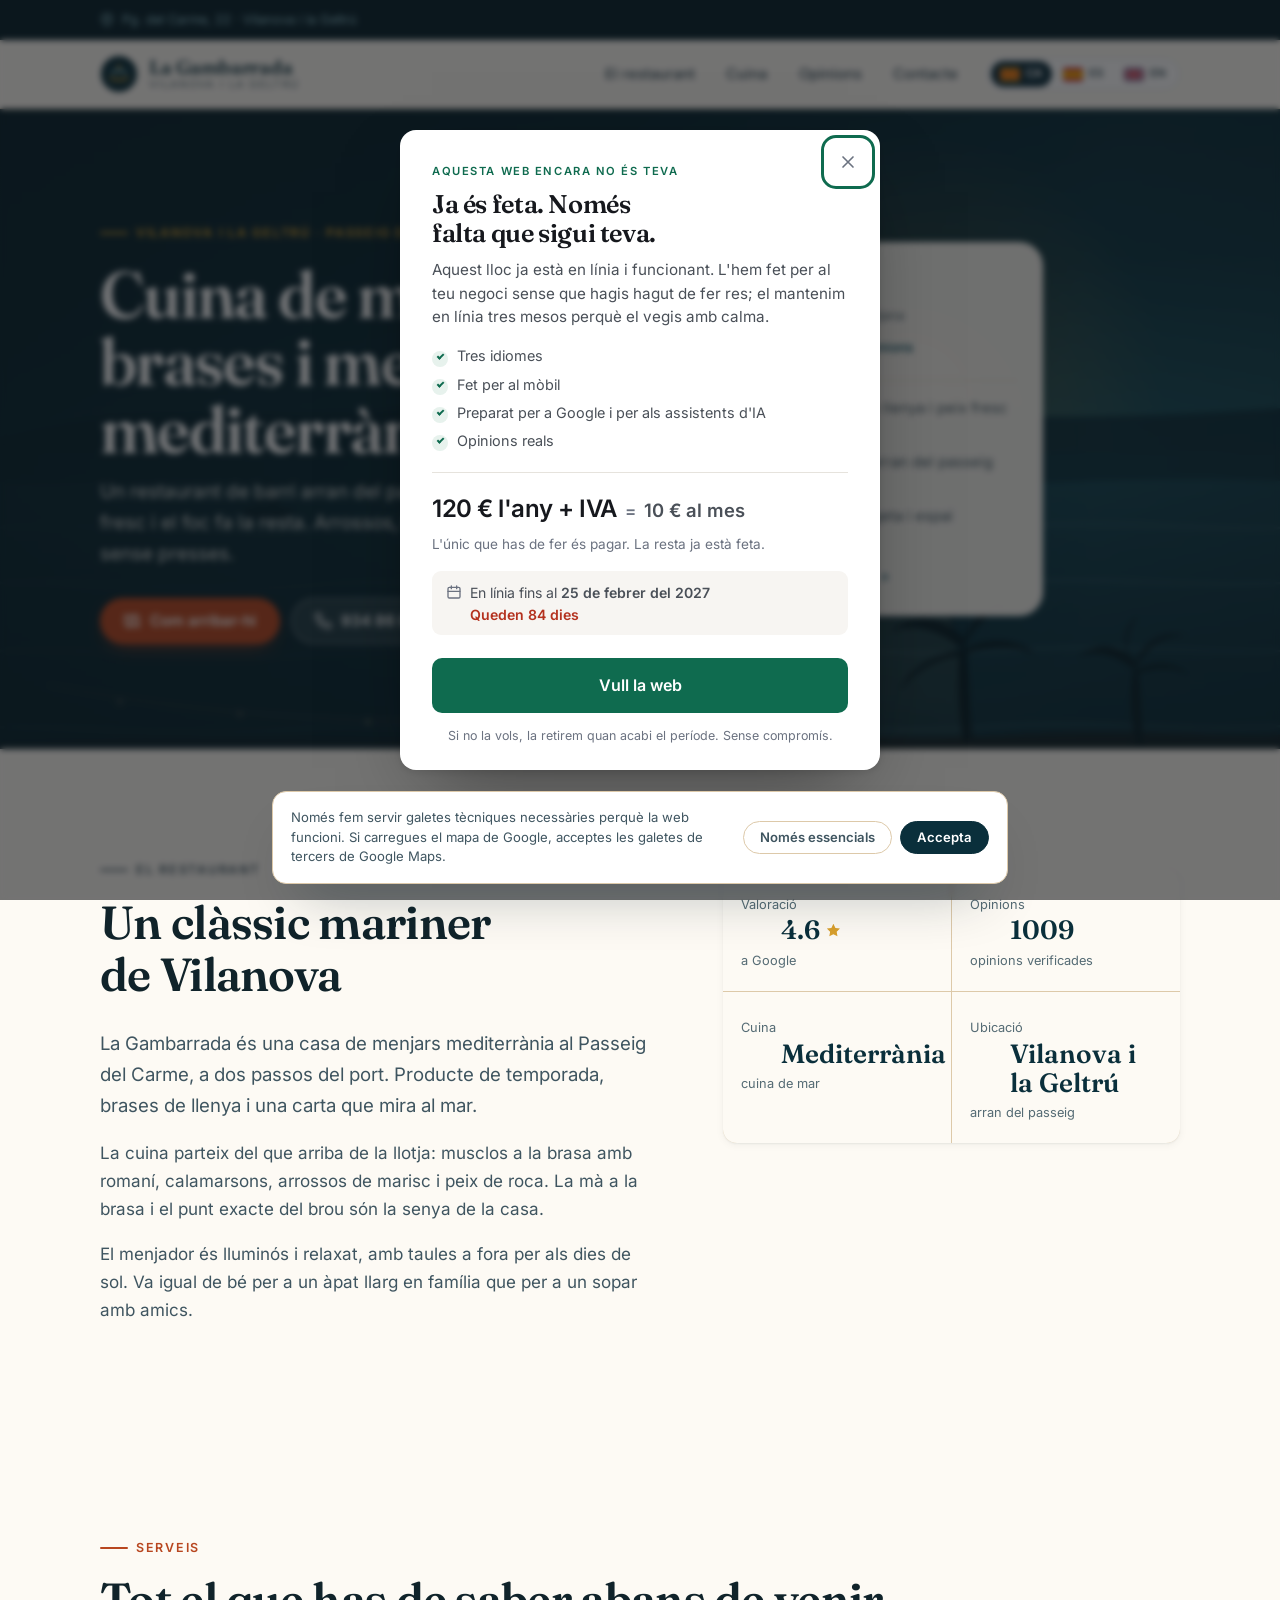
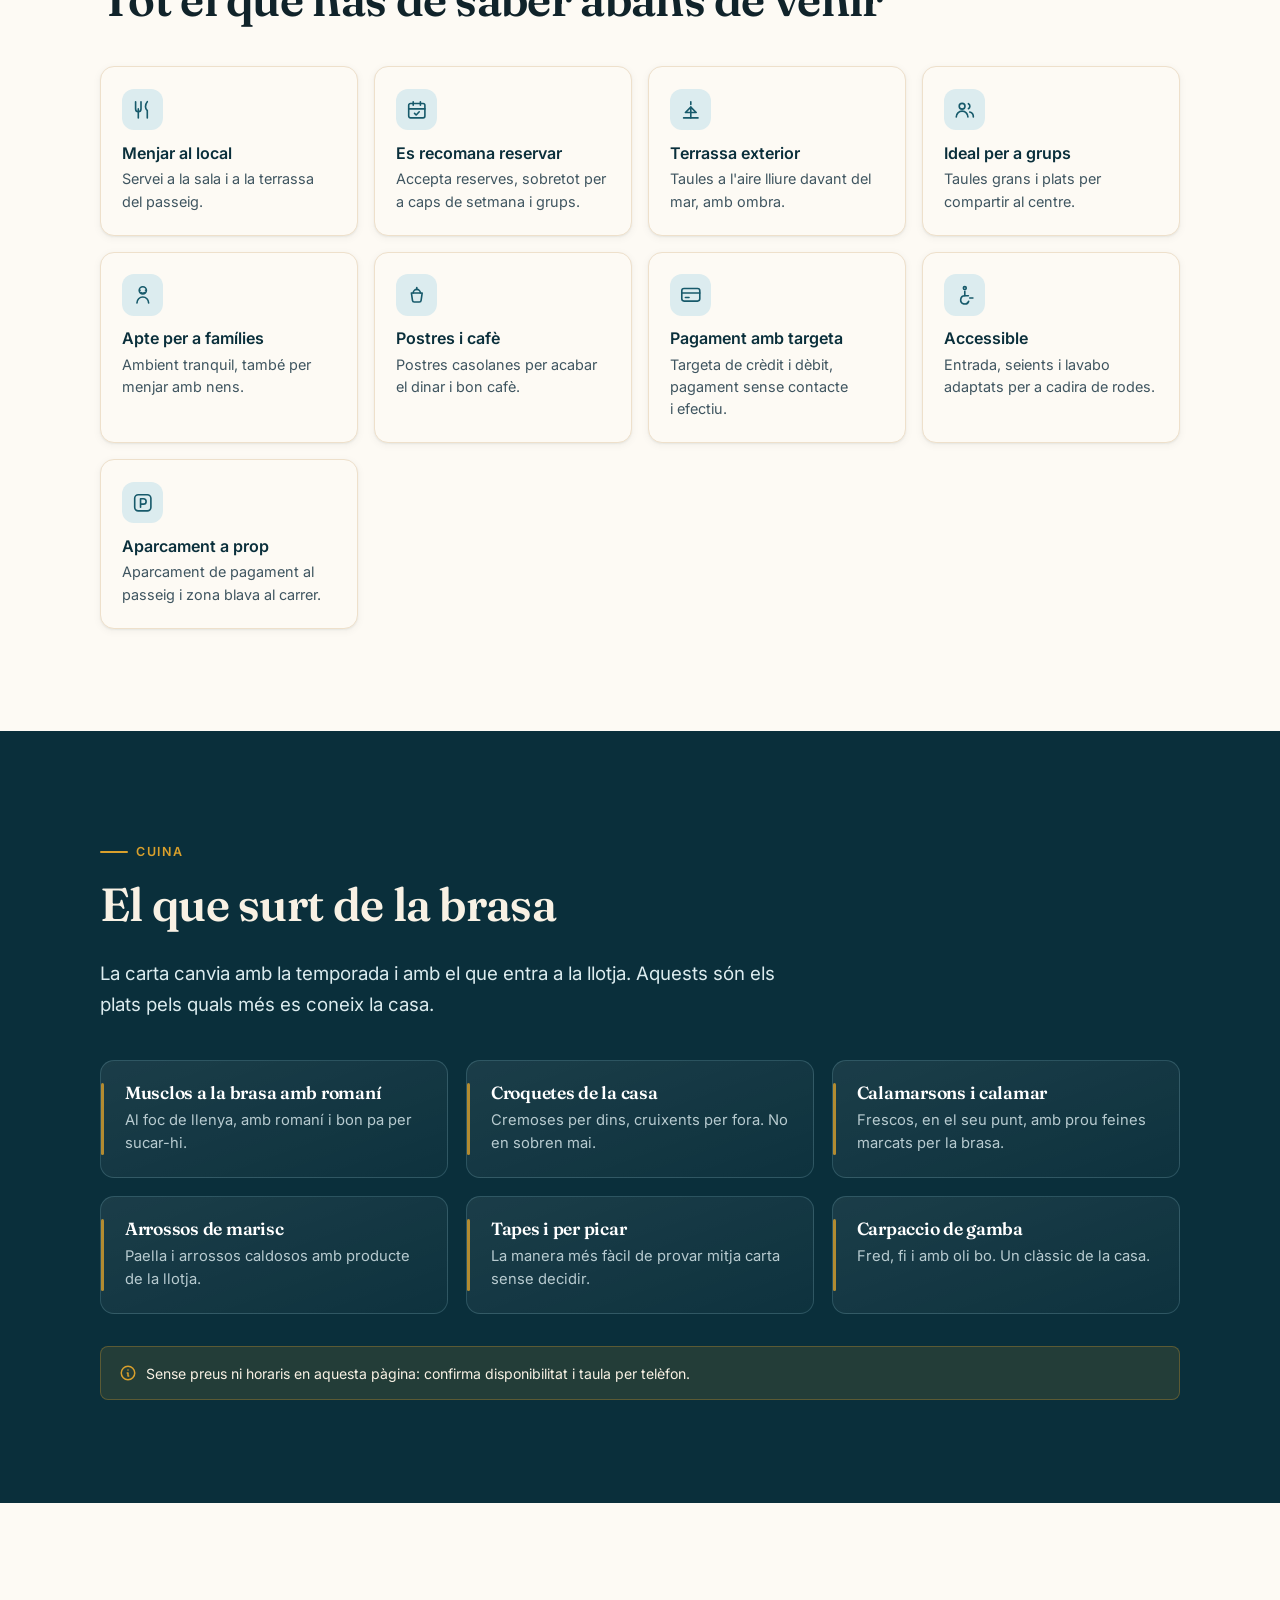
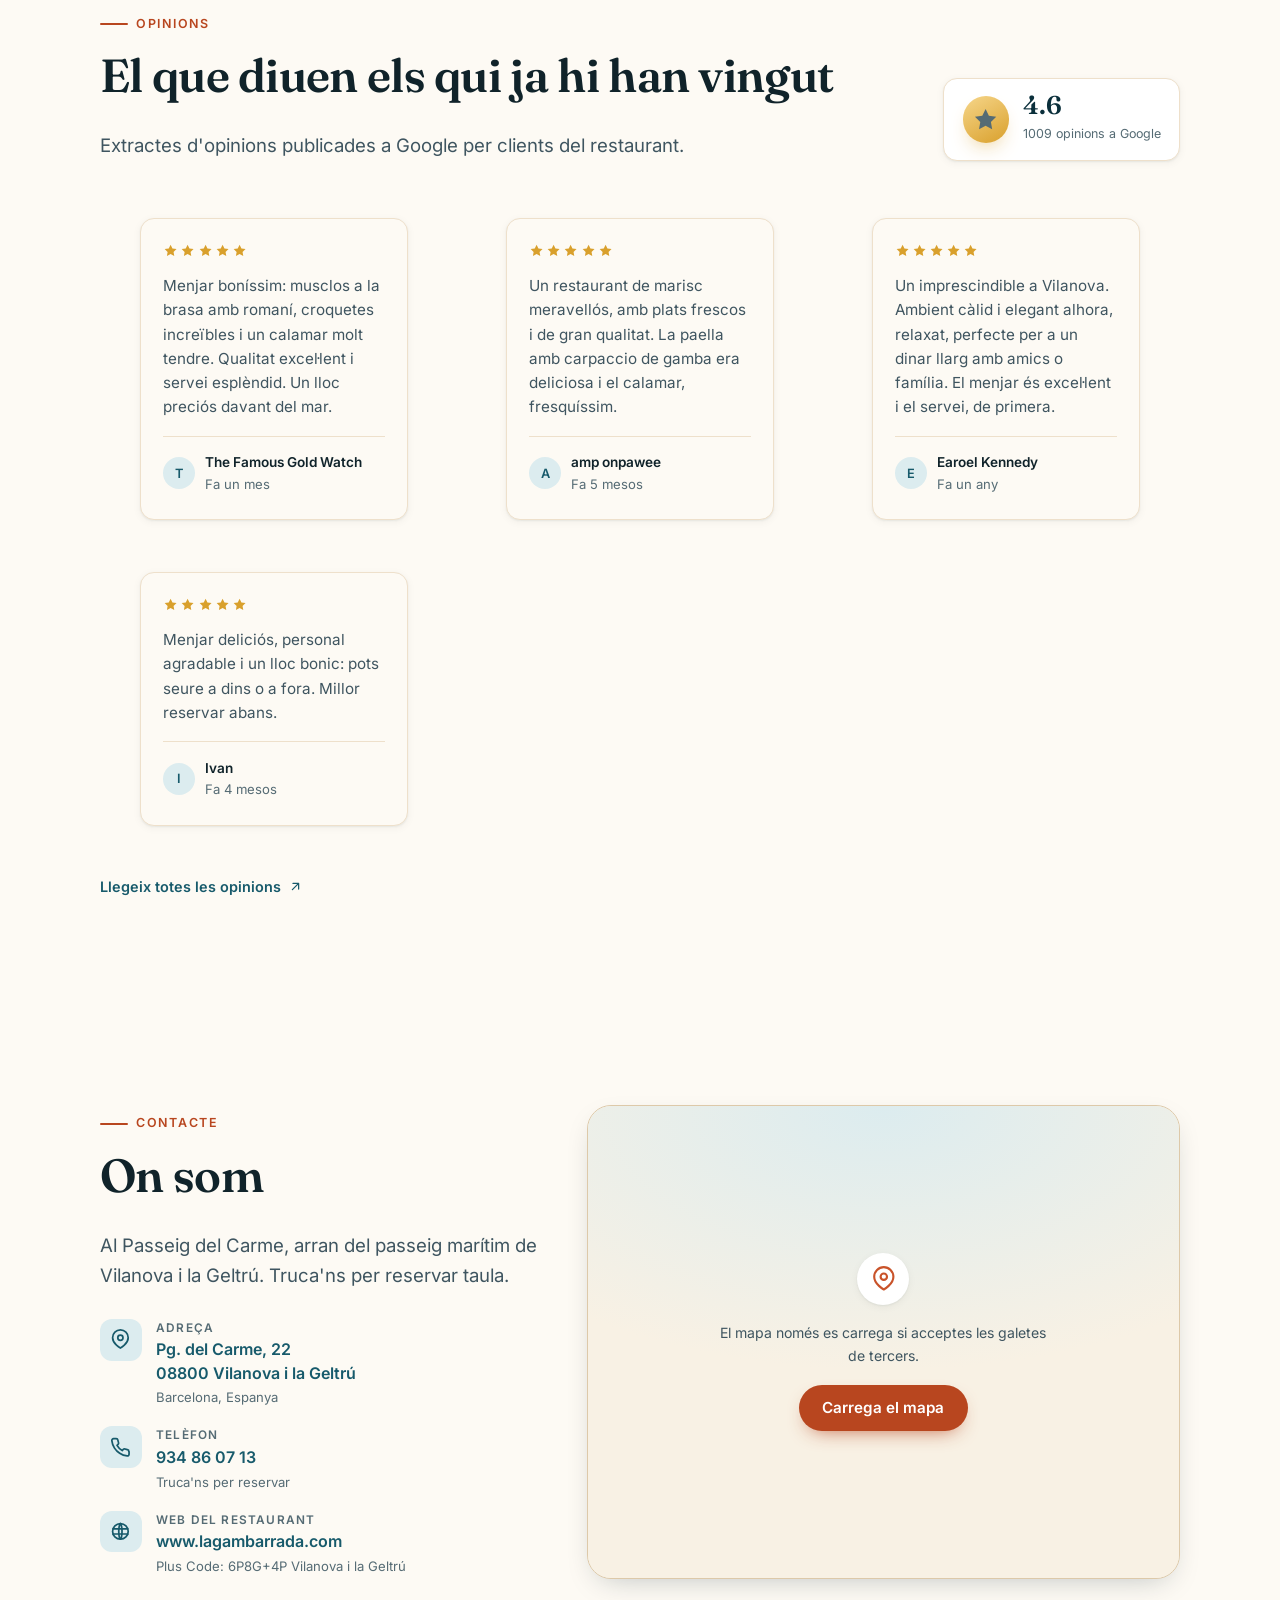
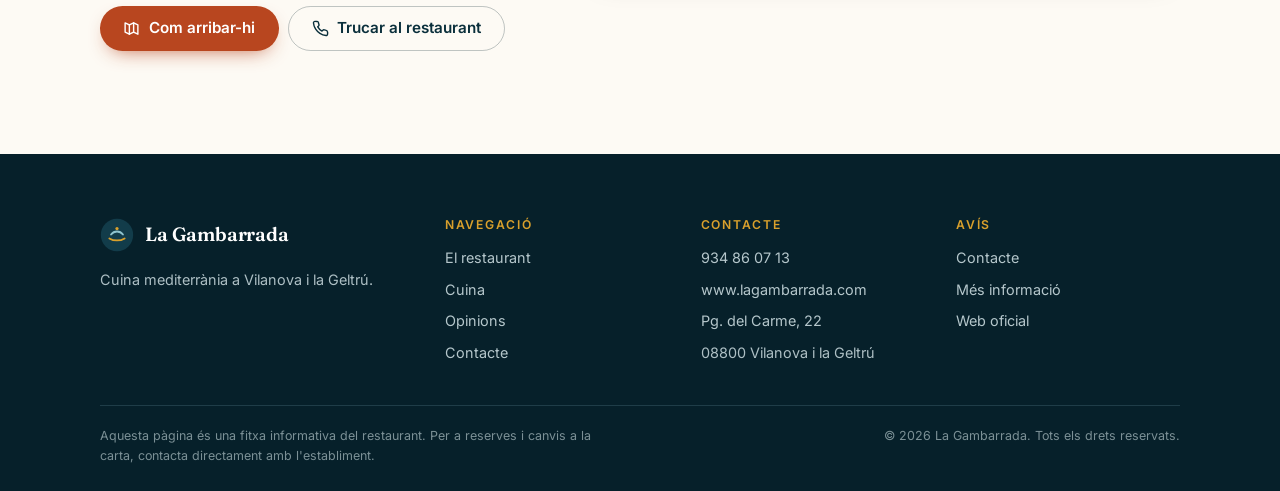
<file: index.html>
<!DOCTYPE html>
<html lang="ca" dir="ltr">
<head>
<meta charset="utf-8">
<meta name="viewport" content="width=device-width, initial-scale=1">
<title>La Gambarrada · Restaurant mediterrani a Vilanova i la Geltrú</title>
<meta name="description" content="Cuina mediterrània i de mar al Passeig del Carme, 22, Vilanova i la Geltrú. Peix fresc, arrossos i tapes davant del mar. Reserva per telèfon: 934 86 07 13.">
<meta name="author" content="La Gambarrada">
<meta name="theme-color" content="#0a2f3b">
<meta name="robots" content="index, follow">
<link rel="canonical" href="https://lagambarrada.vilanovailageltru.info/">

<meta property="og:type" content="restaurant">
<meta property="og:site_name" content="La Gambarrada">
<meta property="og:title" content="La Gambarrada · Restaurant mediterrani a Vilanova i la Geltrú">
<meta property="og:description" content="Cuina mediterrània i de mar al Passeig del Carme, 22, Vilanova i la Geltrú. Peix fresc, arrossos i tapes davant del mar. Reserva per telèfon: 934 86 07 13.">
<meta property="og:locale" content="ca_ES">
<meta property="og:url" content="https://lagambarrada.vilanovailageltru.info/">
<meta property="og:image" content="https://lagambarrada.vilanovailageltru.info/assets/img/og-image.jpg">
<meta property="og:image:width" content="1200">
<meta property="og:image:height" content="630">
<meta property="og:image:alt" content="La Gambarrada, restaurant mediterrani a Vilanova i la Geltrú">
<meta name="twitter:card" content="summary_large_image">
<meta name="twitter:title" content="La Gambarrada · Restaurant mediterrani a Vilanova i la Geltrú">
<meta name="twitter:description" content="Cuina mediterrània i de mar al Passeig del Carme, 22, Vilanova i la Geltrú. Peix fresc, arrossos i tapes davant del mar. Reserva per telèfon: 934 86 07 13.">
<meta name="twitter:image" content="https://lagambarrada.vilanovailageltru.info/assets/img/og-image.jpg">


<link rel="alternate" hreflang="ca-ES" href="https://lagambarrada.vilanovailageltru.info/">

<link rel="alternate" hreflang="es-ES" href="https://lagambarrada.vilanovailageltru.info/es/">

<link rel="alternate" hreflang="en-GB" href="https://lagambarrada.vilanovailageltru.info/en/">

<link rel="alternate" hreflang="x-default" href="https://lagambarrada.vilanovailageltru.info/">


<link rel="icon" href="./assets/img/favicon.svg" type="image/svg+xml">
<link rel="apple-touch-icon" href="./assets/img/apple-touch-icon.png">
<link rel="manifest" href="./site.webmanifest">
<link rel="preload" href="./assets/fonts/fraunces-latin.woff2" as="font" type="font/woff2" crossorigin>
<link rel="preload" href="./assets/fonts/inter-latin.woff2" as="font" type="font/woff2" crossorigin>
<link rel="stylesheet" href="./assets/css/components.css">

<script>
  /* Google Analytics 4 with consent mode. Goes in <head> of every generated page,
     before any other script. Nothing is fetched from Google until the visitor
     accepts, and storage stays denied by default even if the tag loads elsewhere. */
  (function () {
    var ID = 'G-71LT2Q093H';
    var KEY = 'cookie-consent-v1';
    var accepted = false;
    try { accepted = localStorage.getItem(KEY) === 'accepted'; } catch (e) {}

    window.dataLayer = window.dataLayer || [];
    window.gtag = function () { window.dataLayer.push(arguments); };
    gtag('js', new Date());

    gtag('consent', 'default', {
      ad_storage: 'denied',
      ad_user_data: 'denied',
      ad_personalization: 'denied',
      analytics_storage: 'denied'
    });

    function load() {
      if (window.__gaLoaded) return;
      window.__gaLoaded = true;
      var s = document.createElement('script');
      s.async = true;
      s.src = 'https://www.googletagmanager.com/gtag/js?id=' + ID;
      document.head.appendChild(s);
      gtag('config', ID);
    }

    function grant() {
      load();
      gtag('consent', 'update', {
        ad_storage: 'granted',
        ad_user_data: 'granted',
        ad_personalization: 'granted',
        analytics_storage: 'granted'
      });
    }

    /* The cookie banner calls this from BOTH buttons; nothing touches Google before it runs. */
    window.__analyticsConsent = function (isAccepted) {
      try { localStorage.setItem(KEY, isAccepted ? 'accepted' : 'essential'); } catch (e) {}
      if (isAccepted) grant();
    };

    if (accepted) grant();
  })();
</script>
<link rel="stylesheet" href="./assets/css/header-tools.css">
<link rel="stylesheet" href="./assets/css/styles.css">
<link rel="stylesheet" href="./assets/css/offer-panel.css">

<script type="application/ld+json">
{
  "@context": "https://schema.org",
  "@type": "Restaurant",
  "@id": "https://lagambarrada.vilanovailageltru.info/#business",
  "name": "Restaurant La Gambarrada",
  "url": "https://lagambarrada.vilanovailageltru.info",
  "image": "https://lagambarrada.vilanovailageltru.info/assets/img/og-image.jpg",
  "telephone": "+34934860713",
  "address": {
    "@type": "PostalAddress",
    "streetAddress": "Pg. del Carme, 22",
    "postalCode": "08800",
    "addressLocality": "Vilanova i la Geltrú",
    "addressRegion": "Barcelona",
    "addressCountry": "ES"
  },
  "geo": {
    "@type": "GeoCoordinates",
    "latitude": 41.2153657,
    "longitude": 1.7267949
  },
  "hasMap": "https://maps.google.com/?cid=2712153289287698489",
  "inLanguage": "ca",
  "servesCuisine": [
    "Mediterranean",
    "Spanish",
    "Tapas",
    "European"
  ],
  "priceRange": "€€",
  "sameAs": [
    "https://www.lagambarrada.com/"
  ],
  "acceptsReservations": "https://schema.org/True",
  "aggregateRating": {
    "@type": "AggregateRating",
    "ratingValue": 4.6,
    "reviewCount": 1009,
    "bestRating": 5,
    "worstRating": 1
  }
}
</script>
</head>
<body>
<a class="skip-link" href="#main">Ves al contingut principal</a>

<div class="topbar">
  <div class="wrap topbar__inner">
    <p class="topbar__note">
      <svg viewBox="0 0 24 24" width="14" height="14" fill="none" stroke="currentColor" stroke-width="2" stroke-linecap="round" stroke-linejoin="round" aria-hidden="true"><path d="M21 10c0 7-9 12-9 12S3 17 3 10a9 9 0 0 1 18 0Z"/><circle cx="12" cy="10" r="3"/></svg>
      Pg. del Carme, 22 · Vilanova i la Geltrú
    </p>
    <nav class="langs" aria-label="Canviar d&#39;idioma">
      
      <a class="langs__link" href="./" hreflang="ca" lang="ca" aria-current="true">
        <span class="langs__flag" aria-hidden="true"><svg viewBox="0 0 24 16"><rect width="24" height="16" fill="#fcdd09"/><g fill="#da121a"><rect y="1.7778" width="24" height="1.7778"/><rect y="5.3334" width="24" height="1.7778"/><rect y="8.889" width="24" height="1.7778"/><rect y="12.4446" width="24" height="1.7778"/></g></svg></span>
        <span class="langs__code">ca</span>
        <span class="sr-only">Català</span>
      </a>
      
      <a class="langs__link" href="./es/" hreflang="es" lang="es">
        <span class="langs__flag" aria-hidden="true"><svg viewBox="0 0 24 16"><rect width="24" height="16" fill="#c60b1e"/><rect y="4" width="24" height="8" fill="#ffc400"/></svg></span>
        <span class="langs__code">es</span>
        <span class="sr-only">Español</span>
      </a>
      
      <a class="langs__link" href="./en/" hreflang="en" lang="en">
        <span class="langs__flag" aria-hidden="true"><svg viewBox="0 0 24 16"><rect width="24" height="16" fill="#00247d"/><path d="M0 0 24 16M24 0 0 16" stroke="#fff" stroke-width="3.2"/><path d="M0 0 24 16M24 0 0 16" stroke="#cf142b" stroke-width="1.6"/><path d="M12 0v16M0 8h24" stroke="#fff" stroke-width="5.2"/><path d="M12 0v16M0 8h24" stroke="#cf142b" stroke-width="3"/></svg></span>
        <span class="langs__code">en</span>
        <span class="sr-only">English</span>
      </a>
      
    </nav>
  </div>
</div>

<header class="header">
  <div class="wrap header__inner">
    <a class="brand" href="./" aria-label="La Gambarrada — Vilanova i la Geltrú">
      <svg class="brand__mark" viewBox="0 0 40 40" width="38" height="38" aria-hidden="true">
        <circle cx="20" cy="20" r="19" fill="#0a2f3b"/>
        <path d="M11 24c2.6 1.6 5.2 2.4 9 2.4s6.4-.8 9-2.4" stroke="#d9a02c" stroke-width="2.1" fill="none" stroke-linecap="round"/>
        <path d="M13 19.5c1.8-2.4 4-3.6 7-3.6s5.2 1.2 7 3.6" stroke="#8fc4cf" stroke-width="2.1" fill="none" stroke-linecap="round"/>
        <circle cx="20" cy="12.4" r="1.9" fill="#d9a02c"/>
      </svg>
      <span class="brand__text">
        <span class="brand__name">La Gambarrada</span>
        <span class="brand__sub">Vilanova i la Geltrú</span>
      </span>
    </a>
    <nav class="nav" id="site-nav" data-open="false" aria-label="Navegació principal">
      <ul class="nav__list">
        <li><a class="nav__link" href="#about">El restaurant</a></li>
        <li><a class="nav__link" href="#menu">Cuina</a></li>
        <li><a class="nav__link" href="#reviews">Opinions</a></li>
        <li><a class="nav__link" href="#contact">Contacte</a></li>
      </ul>
    </nav>
    <button class="nav-toggle" type="button" aria-expanded="false" aria-controls="site-nav" aria-label="Obre el menú de navegació">
      <svg viewBox="0 0 24 24" width="22" height="22" fill="none" stroke="currentColor" stroke-width="2" stroke-linecap="round" aria-hidden="true"><path d="M4 7h16M4 12h16M4 17h16"/></svg>
    </button>
  </div>
</header>

<main id="main">

  <section class="hero" aria-labelledby="hero-title">
    <img class="hero__art" src="./assets/img/hero.svg" alt="" width="1600" height="1000" fetchpriority="high" decoding="async" aria-hidden="true">
    <div class="wrap hero__inner">
      <div class="hero__copy">
        <p class="eyebrow hero__eyebrow">Vilanova i la Geltrú · Passeig del Carme</p>
        <h1 class="hero__title" id="hero-title">Cuina de mar, brases i memòria mediterrània</h1>
        <p class="hero__subtitle">Un restaurant de barri arran del passeig, on el peix arriba fresc i el foc fa la resta. Arrossos, tapes i plats per compartir sense presses.</p>
        <div class="hero__actions">
          <a class="btn btn--primary" href="https://www.google.com/maps/dir/?api=1&amp;destination=41.2153657,1.7267949" target="_blank" rel="noopener">
            <svg viewBox="0 0 24 24" width="18" height="18" fill="none" stroke="currentColor" stroke-width="2" stroke-linecap="round" stroke-linejoin="round" aria-hidden="true"><path d="M9 20 3 17V4l6 3 6-3 6 3v13l-6-3-6 3Z"/><path d="M9 7v13M15 4v13"/></svg>
            Com arribar-hi
          </a>
          <a class="btn btn--light" href="tel:+34934860713">
            <svg viewBox="0 0 24 24" width="18" height="18" fill="none" stroke="currentColor" stroke-width="2" stroke-linecap="round" stroke-linejoin="round" aria-hidden="true"><path d="M22 16.9v3a2 2 0 0 1-2.2 2 19.8 19.8 0 0 1-8.6-3.1 19.5 19.5 0 0 1-6-6A19.8 19.8 0 0 1 2.1 4.2 2 2 0 0 1 4.1 2h3a2 2 0 0 1 2 1.7c.1.9.4 1.8.7 2.6a2 2 0 0 1-.5 2.1L8.1 9.6a16 16 0 0 0 6 6l1.2-1.2a2 2 0 0 1 2.1-.5c.8.3 1.7.6 2.6.7a2 2 0 0 1 1.7 2.1Z"/></svg>
            934 86 07 13
          </a>
        </div>
      </div>
      <div class="hero__aside">
        
        <div class="hero__card">
          <div class="rating">
            <span class="rating__star" aria-hidden="true">
              <svg viewBox="0 0 24 24" fill="currentColor"><path d="M12 2.6l2.9 5.9 6.5.95-4.7 4.6 1.1 6.45L12 17.4l-5.8 3.1 1.1-6.45-4.7-4.6 6.5-.95L12 2.6Z"/></svg>
            </span>
            <div>
              <span class="rating__value">4.6</span>
              <span class="rating__label">valoració mitjana</span>
              <span class="rating__count">
                <svg viewBox="0 0 24 24" width="14" height="14" fill="none" stroke="currentColor" stroke-width="2" stroke-linecap="round" stroke-linejoin="round" aria-hidden="true"><path d="M20 21a8 8 0 0 0-16 0"/><circle cx="12" cy="8" r="4"/></svg>
                1009 opinions
              </span>
            </div>
          </div>
          <ul class="hero__cardList">
            <li>
              <svg viewBox="0 0 24 24" width="17" height="17" fill="none" stroke="currentColor" stroke-width="2" stroke-linecap="round" stroke-linejoin="round" aria-hidden="true"><path d="M3 21h18"/><path d="M5 21V8l7-5 7 5v13"/><path d="M10 21v-6h4v6"/></svg>
              <span>Cuina a la brasa de llenya i peix fresc de llotja</span>
            </li>
            <li>
              <svg viewBox="0 0 24 24" width="17" height="17" fill="none" stroke="currentColor" stroke-width="2" stroke-linecap="round" stroke-linejoin="round" aria-hidden="true"><path d="M2 12s3.5-6 10-6 10 6 10 6-3.5 6-10 6-10-6-10-6Z"/><circle cx="12" cy="12" r="2.5"/></svg>
              <span>Terrassa exterior arran del passeig marítim</span>
            </li>
            <li>
              <svg viewBox="0 0 24 24" width="17" height="17" fill="none" stroke="currentColor" stroke-width="2" stroke-linecap="round" stroke-linejoin="round" aria-hidden="true"><path d="M12 3c3 4 6 6.6 6 10a6 6 0 0 1-12 0c0-3.4 3-6 6-10Z"/></svg>
              <span>Pagament amb targeta i espai accessible</span>
            </li>
          </ul>
          <a class="hero__cardLink" href="https://maps.google.com/?cid=2712153289287698489" target="_blank" rel="noopener">
            Veure la fitxa a Google
            <svg viewBox="0 0 24 24" width="14" height="14" fill="none" stroke="currentColor" stroke-width="2" stroke-linecap="round" stroke-linejoin="round" aria-hidden="true"><path d="M7 17 17 7M8 7h9v9"/></svg>
          </a>
        </div>
      </div>
    </div>
  </section>

  <section class="section story" id="about" aria-labelledby="about-title">
    <div class="wrap">
      <div class="about__grid">
        <div class="about__copy reveal">
          <p class="eyebrow">El restaurant</p>
          <h2 class="h2" id="about-title">Un clàssic mariner de Vilanova</h2>
          <p class="lead">La Gambarrada és una casa de menjars mediterrània al Passeig del Carme, a dos passos del port. Producte de temporada, brases de llenya i una carta que mira al mar.</p>
          <p>La cuina parteix del que arriba de la llotja: musclos a la brasa amb romaní, calamarsons, arrossos de marisc i peix de roca. La mà a la brasa i el punt exacte del brou són la senya de la casa.</p>
          <p>El menjador és lluminós i relaxat, amb taules a fora per als dies de sol. Va igual de bé per a un àpat llarg en família que per a un sopar amb amics.</p>
        </div>
        <div class="reveal">
          <dl class="stats">
            <div class="stat">
              <dt class="stat__label">Valoració</dt>
              <dd class="stat__value">
                4.6
                <svg viewBox="0 0 24 24" fill="currentColor" aria-hidden="true"><path d="M12 2.6l2.9 5.9 6.5.95-4.7 4.6 1.1 6.45L12 17.4l-5.8 3.1 1.1-6.45-4.7-4.6 6.5-.95L12 2.6Z"/></svg>
              </dd>
              <p class="stat__label">a Google</p>
            </div>
            <div class="stat">
              <dt class="stat__label">Opinions</dt>
              <dd class="stat__value">1009</dd>
              <p class="stat__label">opinions verificades</p>
            </div>
            <div class="stat">
              <dt class="stat__label">Cuina</dt>
              <dd class="stat__value">Mediterrània</dd>
              <p class="stat__label">cuina de mar</p>
            </div>
            <div class="stat">
              <dt class="stat__label">Ubicació</dt>
              <dd class="stat__value">Vilanova i la Geltrú</dd>
              <p class="stat__label">arran del passeig</p>
            </div>
          </dl>
        </div>
      </div>
    </div>
  </section>

  <section class="section practical" id="features" aria-labelledby="features-title">
    <div class="wrap">
      <div class="reveal">
        <p class="eyebrow">Serveis</p>
        <h2 class="h2" id="features-title">Tot el que has de saber abans de venir</h2>
      </div>
      <ul class="cards">
        
        <li class="card reveal">
          <span class="card__icon" aria-hidden="true"><svg viewBox="0 0 24 24" fill="none" stroke="currentColor" stroke-width="1.8" stroke-linecap="round" stroke-linejoin="round" aria-hidden="true"><path d="M4 3v8a3 3 0 0 0 6 0V3"/><path d="M7 11v10"/><path d="M17 3c-1.4 1.6-2 3.4-2 5.5S16 12 17 13v8"/></svg></span>
          <h3>Menjar al local</h3>
          <p>Servei a la sala i a la terrassa del passeig.</p>
        </li>
        
        <li class="card reveal">
          <span class="card__icon" aria-hidden="true"><svg viewBox="0 0 24 24" fill="none" stroke="currentColor" stroke-width="1.8" stroke-linecap="round" stroke-linejoin="round" aria-hidden="true"><rect x="3" y="5" width="18" height="16" rx="2"/><path d="M8 3v4M16 3v4M3 11h18"/><path d="m9.5 16 1.8 1.8 3.4-3.6"/></svg></span>
          <h3>Es recomana reservar</h3>
          <p>Accepta reserves, sobretot per a caps de setmana i grups.</p>
        </li>
        
        <li class="card reveal">
          <span class="card__icon" aria-hidden="true"><svg viewBox="0 0 24 24" fill="none" stroke="currentColor" stroke-width="1.8" stroke-linecap="round" stroke-linejoin="round" aria-hidden="true"><path d="M12 3v3"/><path d="M4 21h16"/><path d="M12 21V9"/><path d="M12 9 6 15h12L12 9Z"/></svg></span>
          <h3>Terrassa exterior</h3>
          <p>Taules a l&#39;aire lliure davant del mar, amb ombra.</p>
        </li>
        
        <li class="card reveal">
          <span class="card__icon" aria-hidden="true"><svg viewBox="0 0 24 24" fill="none" stroke="currentColor" stroke-width="1.8" stroke-linecap="round" stroke-linejoin="round" aria-hidden="true"><circle cx="9" cy="8" r="3.2"/><path d="M2.5 20a6.5 6.5 0 0 1 13 0"/><path d="M16 5.2a3.2 3.2 0 0 1 0 5.6"/><path d="M17.5 14.4A5.6 5.6 0 0 1 21.5 20"/></svg></span>
          <h3>Ideal per a grups</h3>
          <p>Taules grans i plats per compartir al centre.</p>
        </li>
        
        <li class="card reveal">
          <span class="card__icon" aria-hidden="true"><svg viewBox="0 0 24 24" fill="none" stroke="currentColor" stroke-width="1.8" stroke-linecap="round" stroke-linejoin="round" aria-hidden="true"><circle cx="12" cy="7" r="4"/><path d="M5.5 21a6.5 6.5 0 0 1 13 0"/><path d="M9 7h.01M15 7h.01"/><path d="M10 9.5c1.2.9 2.8.9 4 0"/></svg></span>
          <h3>Apte per a famílies</h3>
          <p>Ambient tranquil, també per menjar amb nens.</p>
        </li>
        
        <li class="card reveal">
          <span class="card__icon" aria-hidden="true"><svg viewBox="0 0 24 24" fill="none" stroke="currentColor" stroke-width="1.8" stroke-linecap="round" stroke-linejoin="round" aria-hidden="true"><path d="M6 10h12l-1.2 8.2A2 2 0 0 1 14.8 20H9.2a2 2 0 0 1-2-1.8L6 10Z"/><path d="M8 10a4 4 0 0 1 8 0"/><path d="M12 6V4"/></svg></span>
          <h3>Postres i cafè</h3>
          <p>Postres casolanes per acabar el dinar i bon cafè.</p>
        </li>
        
        <li class="card reveal">
          <span class="card__icon" aria-hidden="true"><svg viewBox="0 0 24 24" fill="none" stroke="currentColor" stroke-width="1.8" stroke-linecap="round" stroke-linejoin="round" aria-hidden="true"><rect x="2" y="5" width="20" height="14" rx="2.5"/><path d="M2 10h20"/><path d="M6 15h4"/></svg></span>
          <h3>Pagament amb targeta</h3>
          <p>Targeta de crèdit i dèbit, pagament sense contacte i efectiu.</p>
        </li>
        
        <li class="card reveal">
          <span class="card__icon" aria-hidden="true"><svg viewBox="0 0 24 24" fill="none" stroke="currentColor" stroke-width="1.8" stroke-linecap="round" stroke-linejoin="round" aria-hidden="true"><circle cx="12" cy="4.5" r="1.6"/><path d="M12 8v5h4"/><path d="M12 13a4.6 4.6 0 1 0 4.3 6.3"/><path d="M17.5 15.5h3.5"/></svg></span>
          <h3>Accessible</h3>
          <p>Entrada, seients i lavabo adaptats per a cadira de rodes.</p>
        </li>
        
        <li class="card reveal">
          <span class="card__icon" aria-hidden="true"><svg viewBox="0 0 24 24" fill="none" stroke="currentColor" stroke-width="1.8" stroke-linecap="round" stroke-linejoin="round" aria-hidden="true"><rect x="3" y="3" width="18" height="18" rx="4"/><path d="M9.5 17V7.5h3.2a3 3 0 0 1 0 6H9.5"/></svg></span>
          <h3>Aparcament a prop</h3>
          <p>Aparcament de pagament al passeig i zona blava al carrer.</p>
        </li>
        
      </ul>
    </div>
  </section>

  <section class="section section--sea kitchen" id="menu" aria-labelledby="menu-title">
    <div class="wrap">
      <div class="reveal">
        <p class="eyebrow">Cuina</p>
        <h2 class="h2" id="menu-title">El que surt de la brasa</h2>
        <p class="lead">La carta canvia amb la temporada i amb el que entra a la llotja. Aquests són els plats pels quals més es coneix la casa.</p>
      </div>
      <ul class="menu-grid">
        
        <li class="dish reveal">
          <h3>Musclos a la brasa amb romaní</h3>
          <p>Al foc de llenya, amb romaní i bon pa per sucar-hi.</p>
        </li>
        
        <li class="dish reveal">
          <h3>Croquetes de la casa</h3>
          <p>Cremoses per dins, cruixents per fora. No en sobren mai.</p>
        </li>
        
        <li class="dish reveal">
          <h3>Calamarsons i calamar</h3>
          <p>Frescos, en el seu punt, amb prou feines marcats per la brasa.</p>
        </li>
        
        <li class="dish reveal">
          <h3>Arrossos de marisc</h3>
          <p>Paella i arrossos caldosos amb producte de la llotja.</p>
        </li>
        
        <li class="dish reveal">
          <h3>Tapes i per picar</h3>
          <p>La manera més fàcil de provar mitja carta sense decidir.</p>
        </li>
        
        <li class="dish reveal">
          <h3>Carpaccio de gamba</h3>
          <p>Fred, fi i amb oli bo. Un clàssic de la casa.</p>
        </li>
        
      </ul>
      <p class="menu-note">
        <svg viewBox="0 0 24 24" width="18" height="18" fill="none" stroke="currentColor" stroke-width="2" stroke-linecap="round" stroke-linejoin="round" aria-hidden="true"><circle cx="12" cy="12" r="9"/><path d="M12 8h.01M11 12h1v4h1"/></svg>
        Sense preus ni horaris en aquesta pàgina: confirma disponibilitat i taula per telèfon.
      </p>
    </div>
  </section>

  <section class="section guestvoices" id="reviews" aria-labelledby="reviews-title">
    <div class="wrap">
      <div class="reviews__head reveal">
        <div>
          <p class="eyebrow">Opinions</p>
          <h2 class="h2" id="reviews-title">El que diuen els qui ja hi han vingut</h2>
          <p class="lead">Extractes d&#39;opinions publicades a Google per clients del restaurant.</p>
        </div>
        <div class="reviews__score">
          <span class="rating__star" aria-hidden="true">
            <svg viewBox="0 0 24 24" fill="currentColor"><path d="M12 2.6l2.9 5.9 6.5.95-4.7 4.6 1.1 6.45L12 17.4l-5.8 3.1 1.1-6.45-4.7-4.6 6.5-.95L12 2.6Z"/></svg>
          </span>
          <div>
            <b>4.6</b>
            <span>1009 opinions a Google</span>
          </div>
        </div>
      </div>
      <div class="quotes">
        
        <figure class="quote reveal">
          <div class="quote__stars" aria-label="5 de 5 estrelles">
            <svg viewBox="0 0 24 24" fill="currentColor" aria-hidden="true"><path d="M12 2.6l2.9 5.9 6.5.95-4.7 4.6 1.1 6.45L12 17.4l-5.8 3.1 1.1-6.45-4.7-4.6 6.5-.95L12 2.6Z"/></svg><svg viewBox="0 0 24 24" fill="currentColor" aria-hidden="true"><path d="M12 2.6l2.9 5.9 6.5.95-4.7 4.6 1.1 6.45L12 17.4l-5.8 3.1 1.1-6.45-4.7-4.6 6.5-.95L12 2.6Z"/></svg><svg viewBox="0 0 24 24" fill="currentColor" aria-hidden="true"><path d="M12 2.6l2.9 5.9 6.5.95-4.7 4.6 1.1 6.45L12 17.4l-5.8 3.1 1.1-6.45-4.7-4.6 6.5-.95L12 2.6Z"/></svg><svg viewBox="0 0 24 24" fill="currentColor" aria-hidden="true"><path d="M12 2.6l2.9 5.9 6.5.95-4.7 4.6 1.1 6.45L12 17.4l-5.8 3.1 1.1-6.45-4.7-4.6 6.5-.95L12 2.6Z"/></svg><svg viewBox="0 0 24 24" fill="currentColor" aria-hidden="true"><path d="M12 2.6l2.9 5.9 6.5.95-4.7 4.6 1.1 6.45L12 17.4l-5.8 3.1 1.1-6.45-4.7-4.6 6.5-.95L12 2.6Z"/></svg>
          </div>
          <blockquote><p>Menjar boníssim: musclos a la brasa amb romaní, croquetes increïbles i un calamar molt tendre. Qualitat excel·lent i servei esplèndid. Un lloc preciós davant del mar.</p></blockquote>
          <figcaption>
            <span class="quote__avatar" aria-hidden="true">T</span>
            <span>
              <strong>The Famous Gold Watch</strong>
              Fa un mes
            </span>
          </figcaption>
        </figure>
        
        <figure class="quote reveal">
          <div class="quote__stars" aria-label="5 de 5 estrelles">
            <svg viewBox="0 0 24 24" fill="currentColor" aria-hidden="true"><path d="M12 2.6l2.9 5.9 6.5.95-4.7 4.6 1.1 6.45L12 17.4l-5.8 3.1 1.1-6.45-4.7-4.6 6.5-.95L12 2.6Z"/></svg><svg viewBox="0 0 24 24" fill="currentColor" aria-hidden="true"><path d="M12 2.6l2.9 5.9 6.5.95-4.7 4.6 1.1 6.45L12 17.4l-5.8 3.1 1.1-6.45-4.7-4.6 6.5-.95L12 2.6Z"/></svg><svg viewBox="0 0 24 24" fill="currentColor" aria-hidden="true"><path d="M12 2.6l2.9 5.9 6.5.95-4.7 4.6 1.1 6.45L12 17.4l-5.8 3.1 1.1-6.45-4.7-4.6 6.5-.95L12 2.6Z"/></svg><svg viewBox="0 0 24 24" fill="currentColor" aria-hidden="true"><path d="M12 2.6l2.9 5.9 6.5.95-4.7 4.6 1.1 6.45L12 17.4l-5.8 3.1 1.1-6.45-4.7-4.6 6.5-.95L12 2.6Z"/></svg><svg viewBox="0 0 24 24" fill="currentColor" aria-hidden="true"><path d="M12 2.6l2.9 5.9 6.5.95-4.7 4.6 1.1 6.45L12 17.4l-5.8 3.1 1.1-6.45-4.7-4.6 6.5-.95L12 2.6Z"/></svg>
          </div>
          <blockquote><p>Un restaurant de marisc meravellós, amb plats frescos i de gran qualitat. La paella amb carpaccio de gamba era deliciosa i el calamar, fresquíssim.</p></blockquote>
          <figcaption>
            <span class="quote__avatar" aria-hidden="true">A</span>
            <span>
              <strong>amp onpawee</strong>
              Fa 5 mesos
            </span>
          </figcaption>
        </figure>
        
        <figure class="quote reveal">
          <div class="quote__stars" aria-label="5 de 5 estrelles">
            <svg viewBox="0 0 24 24" fill="currentColor" aria-hidden="true"><path d="M12 2.6l2.9 5.9 6.5.95-4.7 4.6 1.1 6.45L12 17.4l-5.8 3.1 1.1-6.45-4.7-4.6 6.5-.95L12 2.6Z"/></svg><svg viewBox="0 0 24 24" fill="currentColor" aria-hidden="true"><path d="M12 2.6l2.9 5.9 6.5.95-4.7 4.6 1.1 6.45L12 17.4l-5.8 3.1 1.1-6.45-4.7-4.6 6.5-.95L12 2.6Z"/></svg><svg viewBox="0 0 24 24" fill="currentColor" aria-hidden="true"><path d="M12 2.6l2.9 5.9 6.5.95-4.7 4.6 1.1 6.45L12 17.4l-5.8 3.1 1.1-6.45-4.7-4.6 6.5-.95L12 2.6Z"/></svg><svg viewBox="0 0 24 24" fill="currentColor" aria-hidden="true"><path d="M12 2.6l2.9 5.9 6.5.95-4.7 4.6 1.1 6.45L12 17.4l-5.8 3.1 1.1-6.45-4.7-4.6 6.5-.95L12 2.6Z"/></svg><svg viewBox="0 0 24 24" fill="currentColor" aria-hidden="true"><path d="M12 2.6l2.9 5.9 6.5.95-4.7 4.6 1.1 6.45L12 17.4l-5.8 3.1 1.1-6.45-4.7-4.6 6.5-.95L12 2.6Z"/></svg>
          </div>
          <blockquote><p>Un imprescindible a Vilanova. Ambient càlid i elegant alhora, relaxat, perfecte per a un dinar llarg amb amics o família. El menjar és excel·lent i el servei, de primera.</p></blockquote>
          <figcaption>
            <span class="quote__avatar" aria-hidden="true">E</span>
            <span>
              <strong>Earoel Kennedy</strong>
              Fa un any
            </span>
          </figcaption>
        </figure>
        
        <figure class="quote reveal">
          <div class="quote__stars" aria-label="5 de 5 estrelles">
            <svg viewBox="0 0 24 24" fill="currentColor" aria-hidden="true"><path d="M12 2.6l2.9 5.9 6.5.95-4.7 4.6 1.1 6.45L12 17.4l-5.8 3.1 1.1-6.45-4.7-4.6 6.5-.95L12 2.6Z"/></svg><svg viewBox="0 0 24 24" fill="currentColor" aria-hidden="true"><path d="M12 2.6l2.9 5.9 6.5.95-4.7 4.6 1.1 6.45L12 17.4l-5.8 3.1 1.1-6.45-4.7-4.6 6.5-.95L12 2.6Z"/></svg><svg viewBox="0 0 24 24" fill="currentColor" aria-hidden="true"><path d="M12 2.6l2.9 5.9 6.5.95-4.7 4.6 1.1 6.45L12 17.4l-5.8 3.1 1.1-6.45-4.7-4.6 6.5-.95L12 2.6Z"/></svg><svg viewBox="0 0 24 24" fill="currentColor" aria-hidden="true"><path d="M12 2.6l2.9 5.9 6.5.95-4.7 4.6 1.1 6.45L12 17.4l-5.8 3.1 1.1-6.45-4.7-4.6 6.5-.95L12 2.6Z"/></svg><svg viewBox="0 0 24 24" fill="currentColor" aria-hidden="true"><path d="M12 2.6l2.9 5.9 6.5.95-4.7 4.6 1.1 6.45L12 17.4l-5.8 3.1 1.1-6.45-4.7-4.6 6.5-.95L12 2.6Z"/></svg>
          </div>
          <blockquote><p>Menjar deliciós, personal agradable i un lloc bonic: pots seure a dins o a fora. Millor reservar abans.</p></blockquote>
          <figcaption>
            <span class="quote__avatar" aria-hidden="true">I</span>
            <span>
              <strong>Ivan</strong>
              Fa 4 mesos
            </span>
          </figcaption>
        </figure>
        
      </div>
      <a class="reviews__all" href="https://www.google.com/maps/place//data=!4m4!3m3!1s0x12a387115aeea807:0x25a3810c08668839!9m1!1b1" target="_blank" rel="noopener">
        Llegeix totes les opinions
        <svg viewBox="0 0 24 24" width="15" height="15" fill="none" stroke="currentColor" stroke-width="2" stroke-linecap="round" stroke-linejoin="round" aria-hidden="true"><path d="M7 17 17 7M8 7h9v9"/></svg>
      </a>
    </div>
  </section>

  <section class="section location" id="contact" aria-labelledby="contact-title">
    <div class="wrap">
      <div class="contact__grid">
        <div class="reveal">
          <p class="eyebrow">Contacte</p>
          <h2 class="h2" id="contact-title">On som</h2>
          <p class="lead">Al Passeig del Carme, arran del passeig marítim de Vilanova i la Geltrú. Truca&#39;ns per reservar taula.</p>

          <div class="contact-list">
            <div class="contact-item">
              <span class="contact-item__icon" aria-hidden="true">
                <svg viewBox="0 0 24 24" fill="none" stroke="currentColor" stroke-width="2" stroke-linecap="round" stroke-linejoin="round"><path d="M21 10c0 7-9 12-9 12S3 17 3 10a9 9 0 0 1 18 0Z"/><circle cx="12" cy="10" r="3"/></svg>
              </span>
              <div>
                <div class="contact-item__label">Adreça</div>
                <div class="contact-item__value">
                  <a href="https://www.google.com/maps/dir/?api=1&amp;destination=41.2153657,1.7267949" target="_blank" rel="noopener">Pg. del Carme, 22<br>08800 Vilanova i la Geltrú</a>
                </div>
                <div class="contact-item__meta">Barcelona, Espanya</div>
              </div>
            </div>

            <div class="contact-item">
              <span class="contact-item__icon" aria-hidden="true">
                <svg viewBox="0 0 24 24" fill="none" stroke="currentColor" stroke-width="2" stroke-linecap="round" stroke-linejoin="round"><path d="M22 16.9v3a2 2 0 0 1-2.2 2 19.8 19.8 0 0 1-8.6-3.1 19.5 19.5 0 0 1-6-6A19.8 19.8 0 0 1 2.1 4.2 2 2 0 0 1 4.1 2h3a2 2 0 0 1 2 1.7c.1.9.4 1.8.7 2.6a2 2 0 0 1-.5 2.1L8.1 9.6a16 16 0 0 0 6 6l1.2-1.2a2 2 0 0 1 2.1-.5c.8.3 1.7.6 2.6.7a2 2 0 0 1 1.7 2.1Z"/></svg>
              </span>
              <div>
                <div class="contact-item__label">Telèfon</div>
                <div class="contact-item__value"><a href="tel:+34934860713">934 86 07 13</a></div>
                <div class="contact-item__meta">Truca&#39;ns per reservar</div>
              </div>
            </div>

            <div class="contact-item">
              <span class="contact-item__icon" aria-hidden="true">
                <svg viewBox="0 0 24 24" fill="none" stroke="currentColor" stroke-width="2" stroke-linecap="round" stroke-linejoin="round"><circle cx="12" cy="12" r="9"/><path d="M3.5 9h17M3.5 15h17"/><path d="M12 3c2.5 3 2.5 15 0 18M12 3c-2.5 3-2.5 15 0 18"/></svg>
              </span>
              <div>
                <div class="contact-item__label">Web del restaurant</div>
                <div class="contact-item__value"><a href="https://www.lagambarrada.com/" target="_blank" rel="noopener nofollow">www.lagambarrada.com</a></div>
                <div class="contact-item__meta">Plus Code: 6P8G+4P Vilanova i la Geltrú</div>
              </div>
            </div>
          </div>

          <div class="contact__actions">
            <a class="btn btn--primary" href="https://www.google.com/maps/dir/?api=1&amp;destination=41.2153657,1.7267949" target="_blank" rel="noopener">
              <svg viewBox="0 0 24 24" width="17" height="17" fill="none" stroke="currentColor" stroke-width="2" stroke-linecap="round" stroke-linejoin="round" aria-hidden="true"><path d="M9 20 3 17V4l6 3 6-3 6 3v13l-6-3-6 3Z"/><path d="M9 7v13M15 4v13"/></svg>
              Com arribar-hi
            </a>
            <a class="btn btn--ghost" href="tel:+34934860713">
              <svg viewBox="0 0 24 24" width="17" height="17" fill="none" stroke="currentColor" stroke-width="2" stroke-linecap="round" stroke-linejoin="round" aria-hidden="true"><path d="M22 16.9v3a2 2 0 0 1-2.2 2 19.8 19.8 0 0 1-8.6-3.1 19.5 19.5 0 0 1-6-6A19.8 19.8 0 0 1 2.1 4.2 2 2 0 0 1 4.1 2h3a2 2 0 0 1 2 1.7c.1.9.4 1.8.7 2.6a2 2 0 0 1-.5 2.1L8.1 9.6a16 16 0 0 0 6 6l1.2-1.2a2 2 0 0 1 2.1-.5c.8.3 1.7.6 2.6.7a2 2 0 0 1 1.7 2.1Z"/></svg>
              Trucar al restaurant
            </a>
          </div>
        </div>

        <div class="map-shell" id="map-shell" data-map-loaded="false">
          <div class="map-placeholder">
            <div class="map-placeholder__inner">
              <span class="map-placeholder__pin" aria-hidden="true">
                <svg viewBox="0 0 24 24" fill="none" stroke="currentColor" stroke-width="2" stroke-linecap="round" stroke-linejoin="round"><path d="M21 10c0 7-9 12-9 12S3 17 3 10a9 9 0 0 1 18 0Z"/><circle cx="12" cy="10" r="3"/></svg>
              </span>
              <p>El mapa només es carrega si acceptes les galetes de tercers.</p>
              <button class="btn btn--primary" type="button" data-map-load>Carrega el mapa</button>
            </div>
          </div>
          <template id="map-template">
            <iframe title="Mapa amb la ubicació de La Gambarrada a Vilanova i la Geltrú" src="https://www.google.com/maps?q=41.2153657,1.7267949&amp;hl=ca&amp;z=16&amp;output=embed" width="600" height="480" loading="lazy" referrerpolicy="no-referrer-when-downgrade" allowfullscreen></iframe>
          </template>
        </div>
      </div>
    </div>
  </section>

</main>

<footer class="footer">
  <div class="wrap">
    <div class="footer__grid">
      <div>
        <a class="brand" href="./">
          <svg class="brand__mark" viewBox="0 0 40 40" width="34" height="34" aria-hidden="true">
            <circle cx="20" cy="20" r="19" fill="#123c4a"/>
            <path d="M11 24c2.6 1.6 5.2 2.4 9 2.4s6.4-.8 9-2.4" stroke="#d9a02c" stroke-width="2.1" fill="none" stroke-linecap="round"/>
            <path d="M13 19.5c1.8-2.4 4-3.6 7-3.6s5.2 1.2 7 3.6" stroke="#8fc4cf" stroke-width="2.1" fill="none" stroke-linecap="round"/>
            <circle cx="20" cy="12.4" r="1.9" fill="#d9a02c"/>
          </svg>
          <span class="brand__text"><span class="brand__name">La Gambarrada</span></span>
        </a>
        <p>Cuina mediterrània a Vilanova i la Geltrú.</p>
      </div>
      <div>
        <h2>Navegació</h2>
        <ul>
          <li><a href="#about">El restaurant</a></li>
          <li><a href="#menu">Cuina</a></li>
          <li><a href="#reviews">Opinions</a></li>
          <li><a href="#contact">Contacte</a></li>
        </ul>
      </div>
      <div>
        <h2>Contacte</h2>
        <ul>
          <li><a href="tel:+34934860713">934 86 07 13</a></li>
          <li><a href="https://www.lagambarrada.com/" target="_blank" rel="noopener nofollow">www.lagambarrada.com</a></li>
          <li><a href="https://www.google.com/maps/dir/?api=1&amp;destination=41.2153657,1.7267949" target="_blank" rel="noopener">Pg. del Carme, 22</a></li>
          <li>08800 Vilanova i la Geltrú</li>
        </ul>
      </div>
      <div>
        <h2>Avís</h2>
        <ul>
          <li><a href="#contact">Contacte</a></li>
          <li><a href="#" data-cookie-open>Més informació</a></li>
          <li><a href="https://www.lagambarrada.com/" target="_blank" rel="noopener nofollow">Web oficial</a></li>
        </ul>
      </div>
    </div>
    <div class="footer__legal">
      <p>Aquesta pàgina és una fitxa informativa del restaurant. Per a reserves i canvis a la carta, contacta directament amb l&#39;establiment.</p>
      <p>© <span id="year">2026</span> La Gambarrada. Tots els drets reservats.</p>
    </div>
  </div>
</footer>

<div class="cookiebar" id="cookiebar" role="region" aria-label="Més informació" data-visible="false">
  <p>Només fem servir galetes tècniques necessàries perquè la web funcioni. Si carregues el mapa de Google, acceptes les galetes de tercers de Google Maps.</p>
  <div class="cookiebar__actions">
    <button class="btn cookiebar__reject" type="button" data-cookie="essential">Només essencials</button>
    <button class="btn cookiebar__accept" type="button" data-cookie="accept">Accepta</button>
  </div>
</div>

<script src="./assets/js/components.js" defer></script>
<script src="./assets/js/main.js" defer></script>

<script type="application/json" id="sm-offer-config">{"offerEnds":"2027-02-25","offerEndsLabel":"25 de febrer del 2027","buyUrl":"","offerEmail":"","phoneE164":"+34934860713","copy":{"kicker":"Aquesta web encara no és teva","title":"Ja és feta. Només falta que sigui teva.","lead":"Aquest lloc ja està en línia i funcionant. L'hem fet per al teu negoci sense que hagis hagut de fer res; el mantenim en línia tres mesos perquè el vegis amb calma.","features":["Tres idiomes","Fet per al mòbil","Preparat per a Google i per als assistents d'IA","Opinions reals"],"priceYear":"120 € l'any + IVA","priceMonth":"10 € al mes","priceNote":"L'únic que has de fer és pagar. La resta ja està feta.","until":"En línia fins al","days":"Queden {n} dies","cta":"Vull la web","buy":"Vull la web","buyPhone":"Truca i queda-te-la","contact":"Parla amb nosaltres","call":"Truca'ns","close":"Tanca","pill":"Aquesta web encara no és teva","foot":"Si no la vols, la retirem quan acabi el període. Sense compromís."}}</script>
<script src="./assets/js/offer-panel.js" defer></script>

<script src="./assets/js/header-tools.js" defer></script>
</body>
</html>
</file>
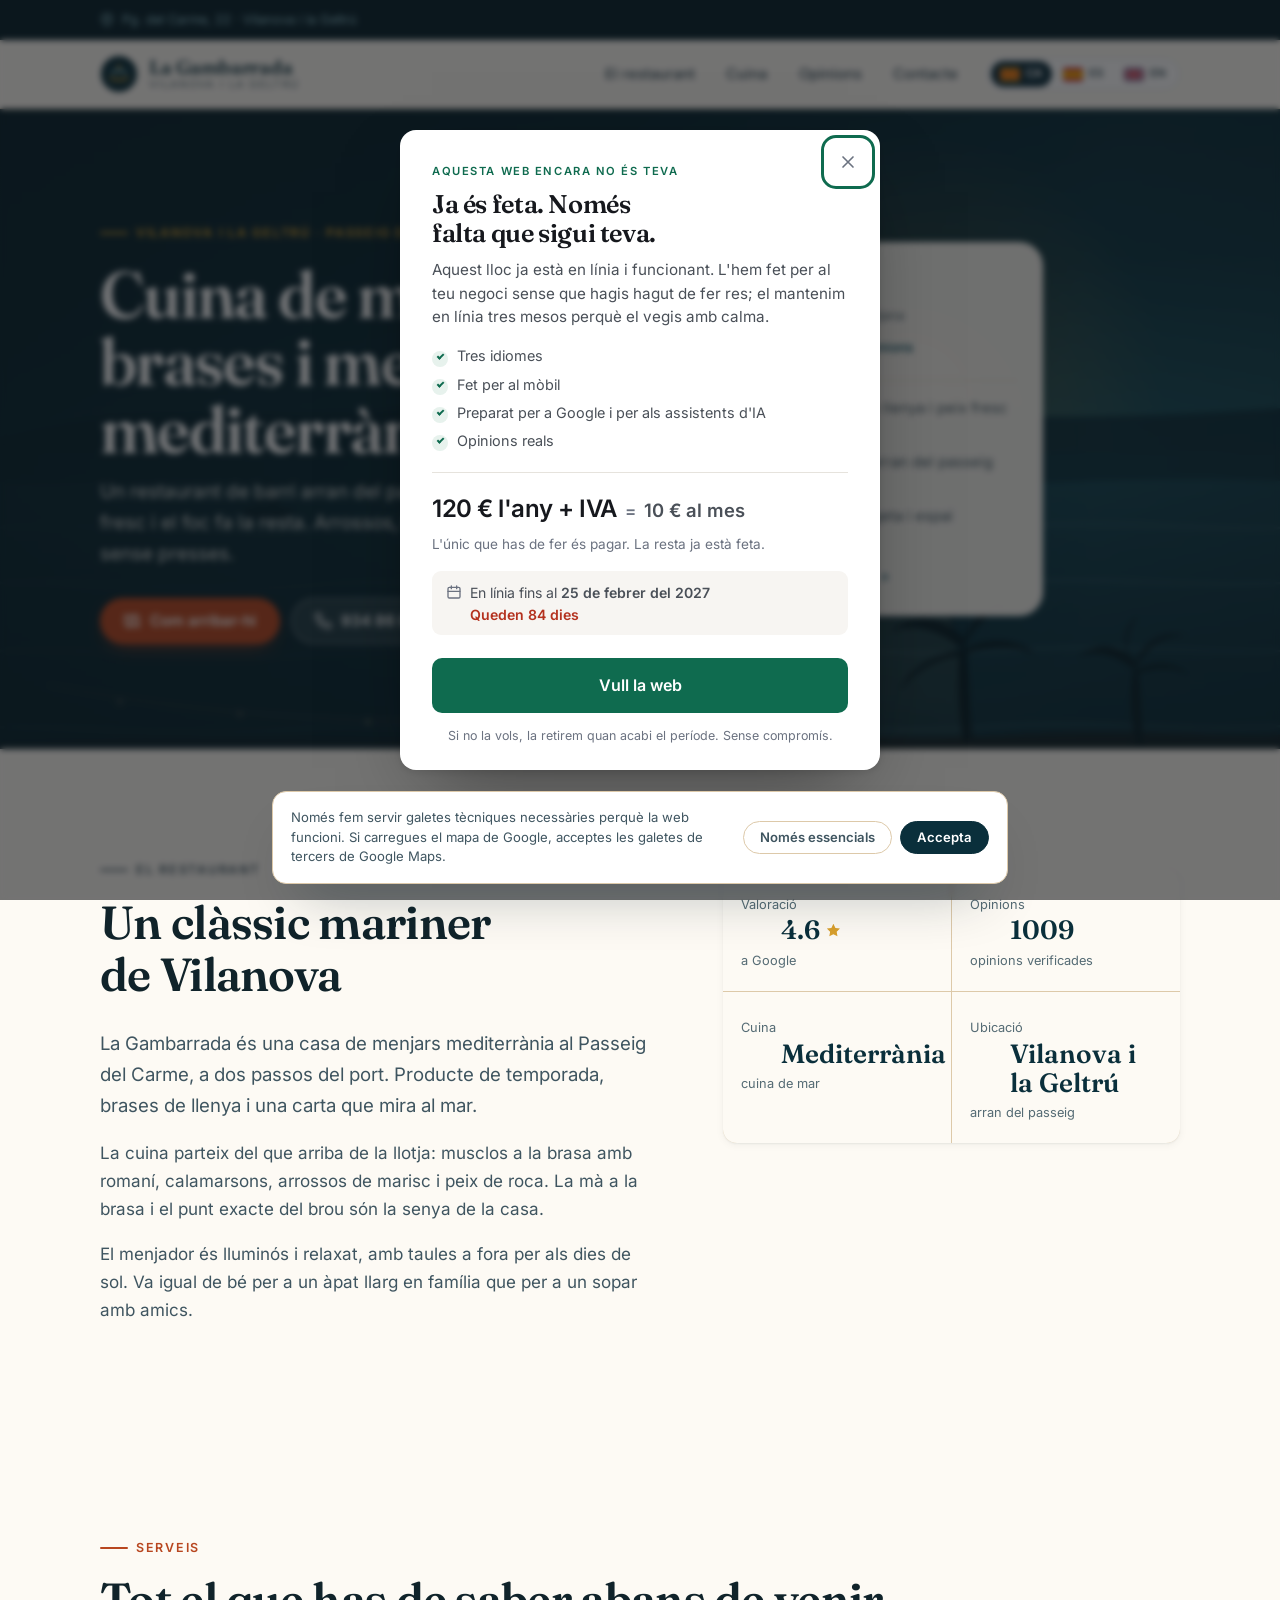
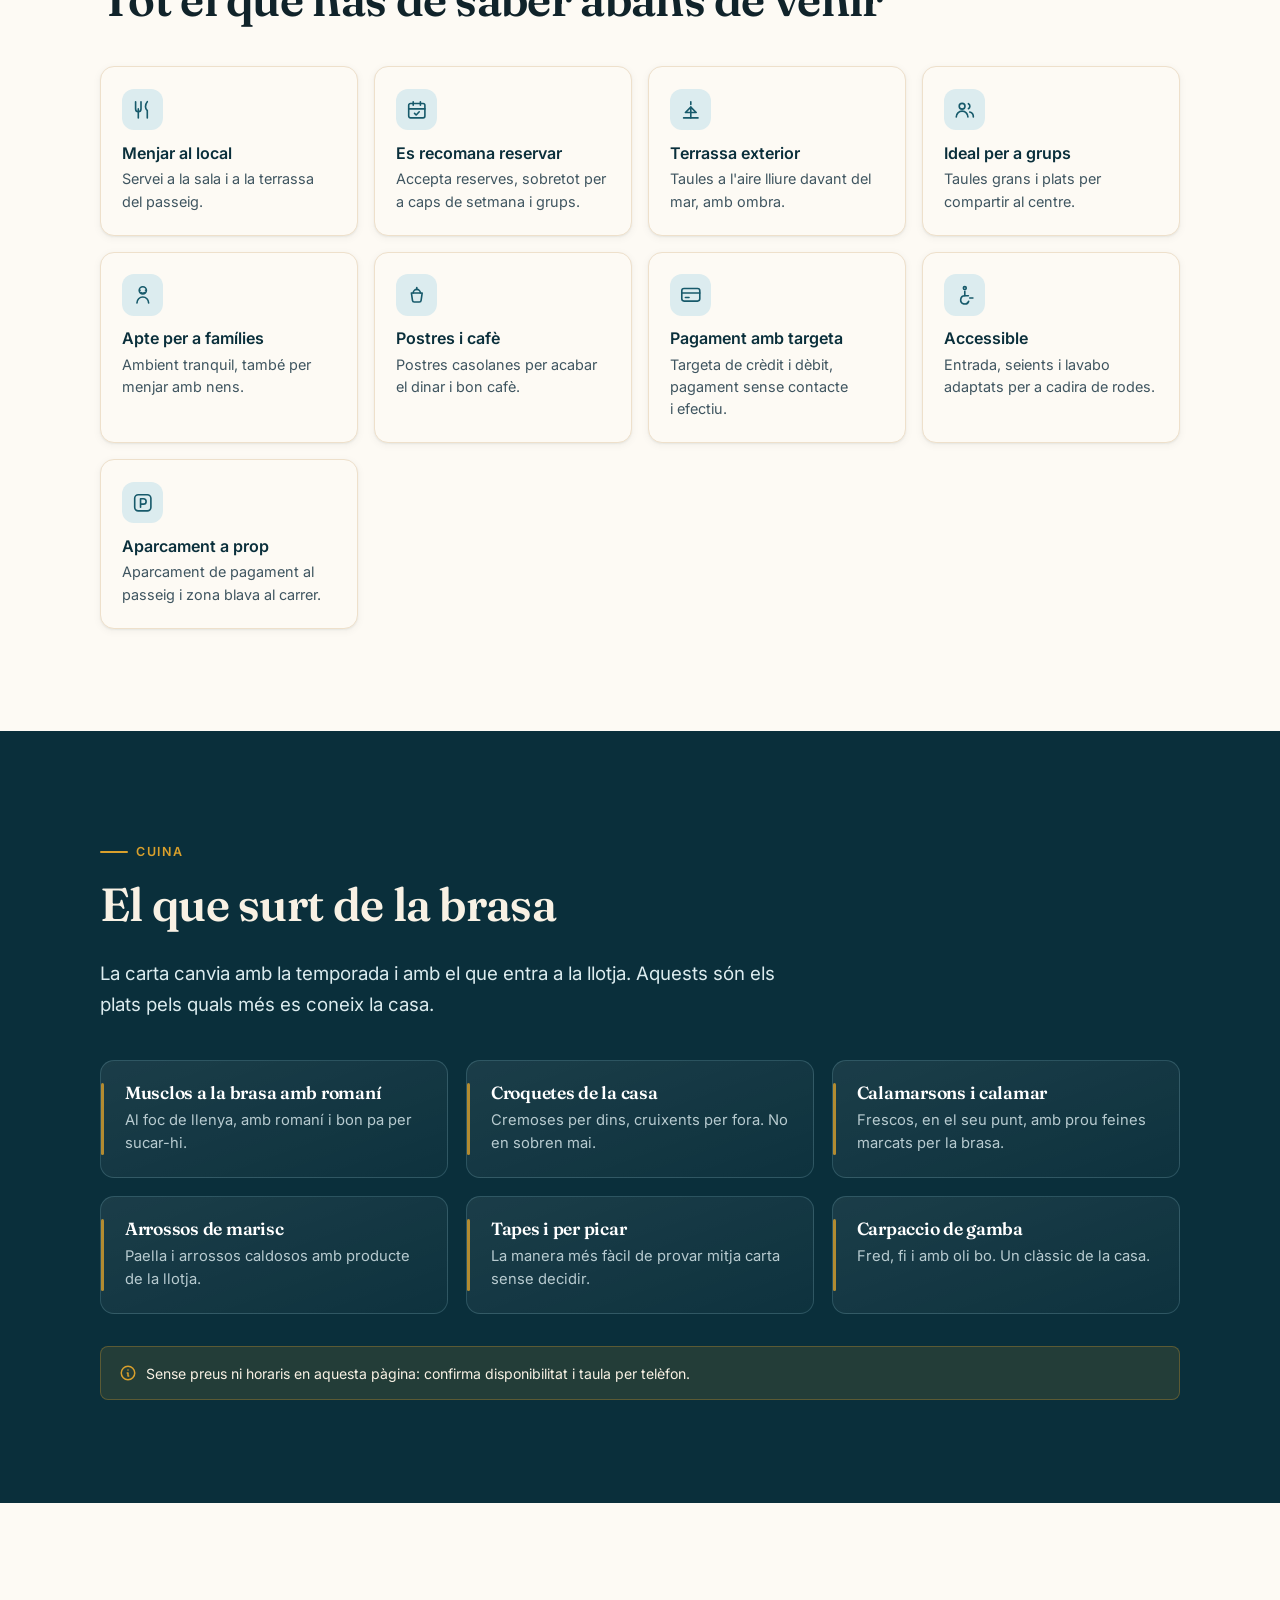
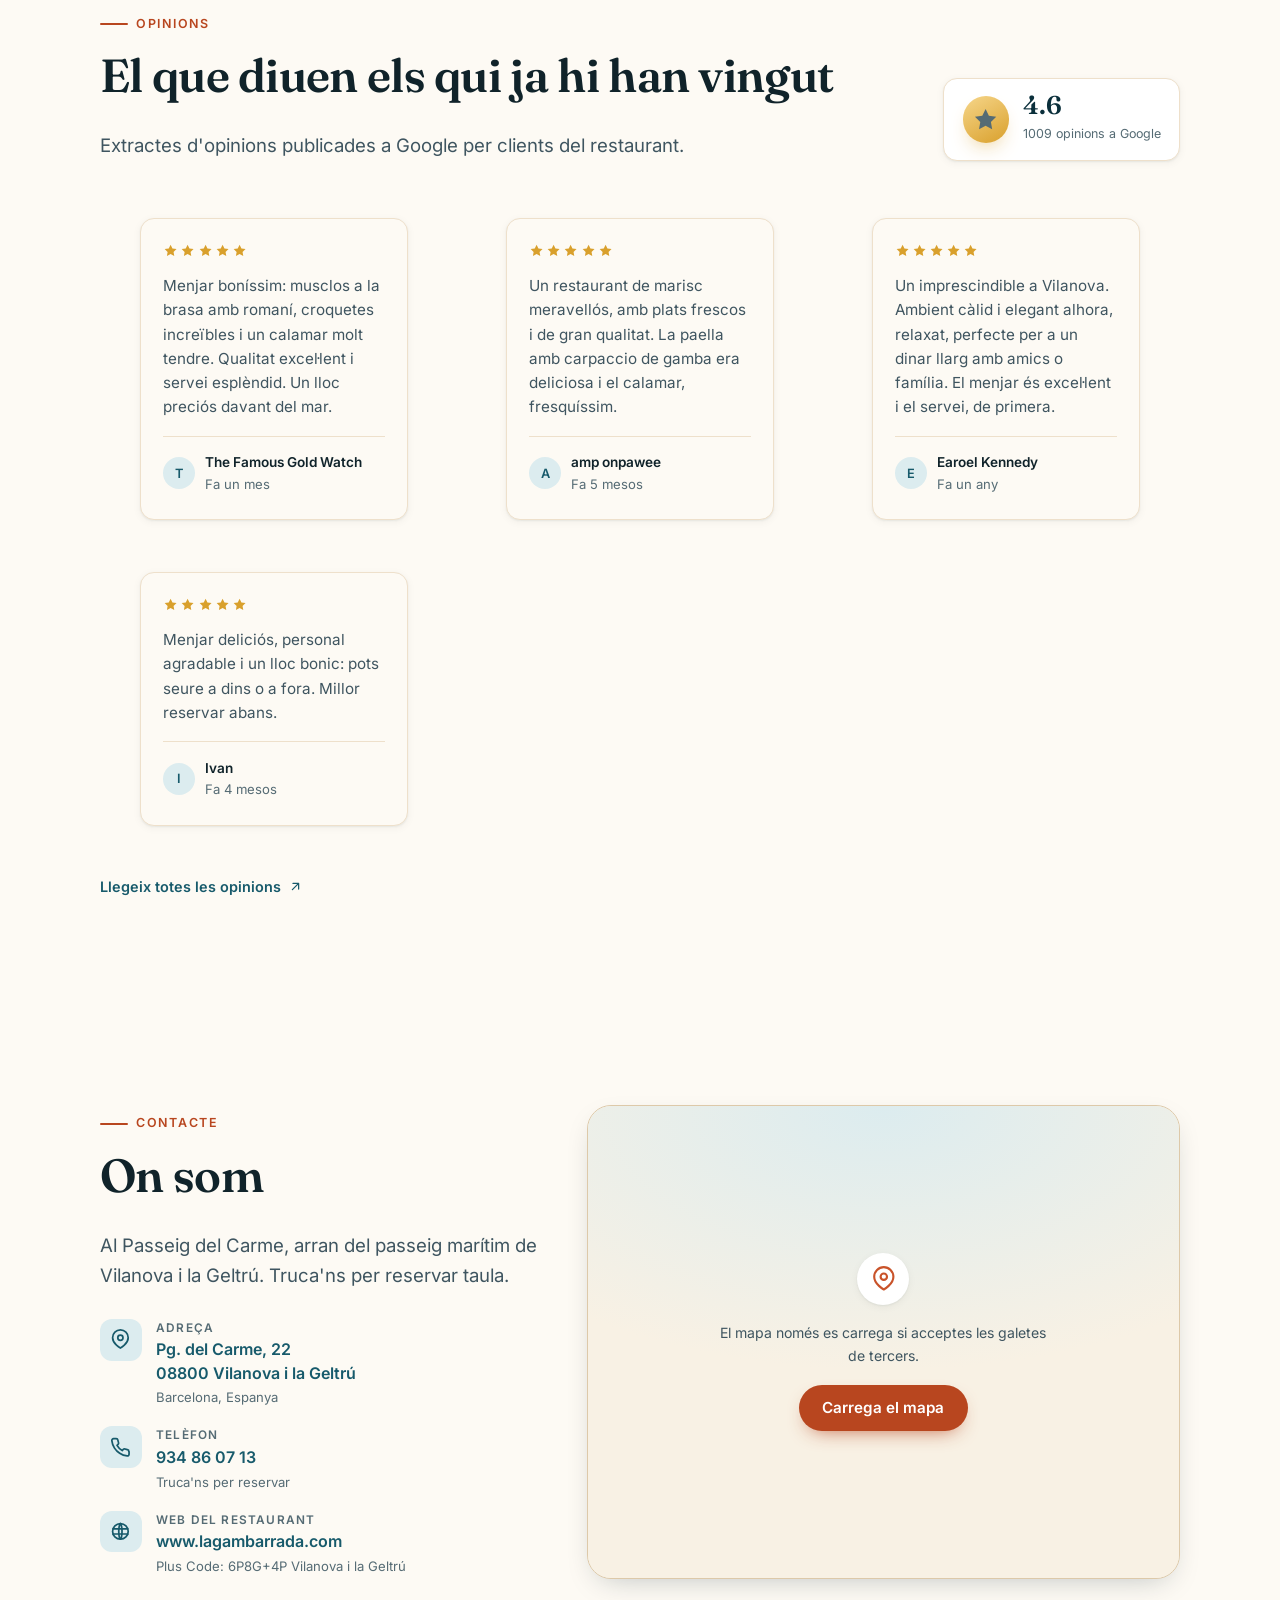
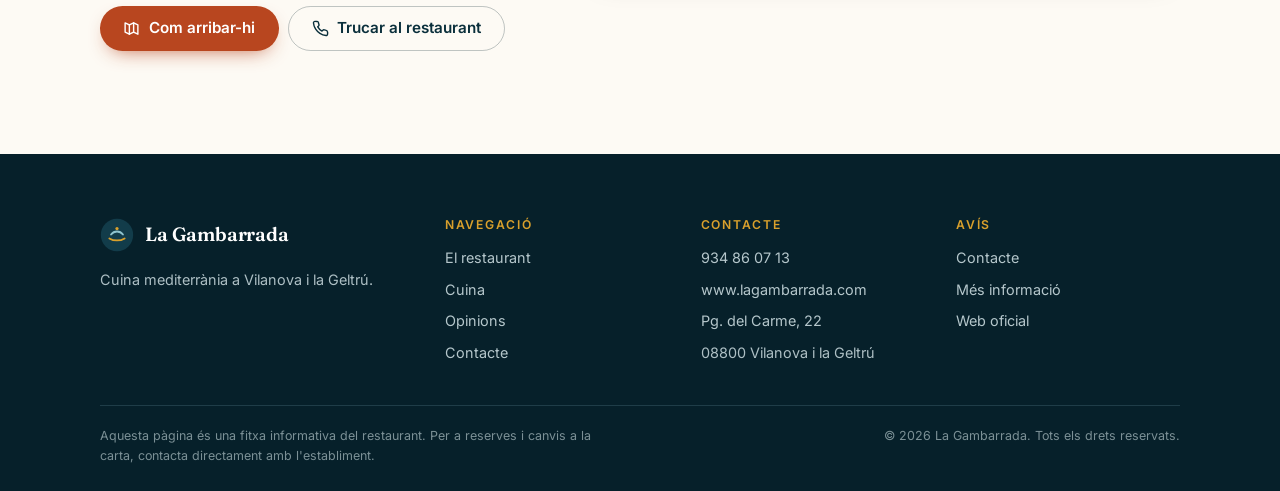
<file: ca/index.html>
<!DOCTYPE html><html lang="ca"><head><meta charset="utf-8">
<link rel="canonical" href="https://lagambarrada.vilanovailageltru.info/">
<meta name="robots" content="noindex,follow">
<meta http-equiv="refresh" content="0; url=../">
<title>Redirigint…</title>
</head><body><p><a href="../">Continua</a></p>
<script>location.replace("../");</script></body></html>
</file>
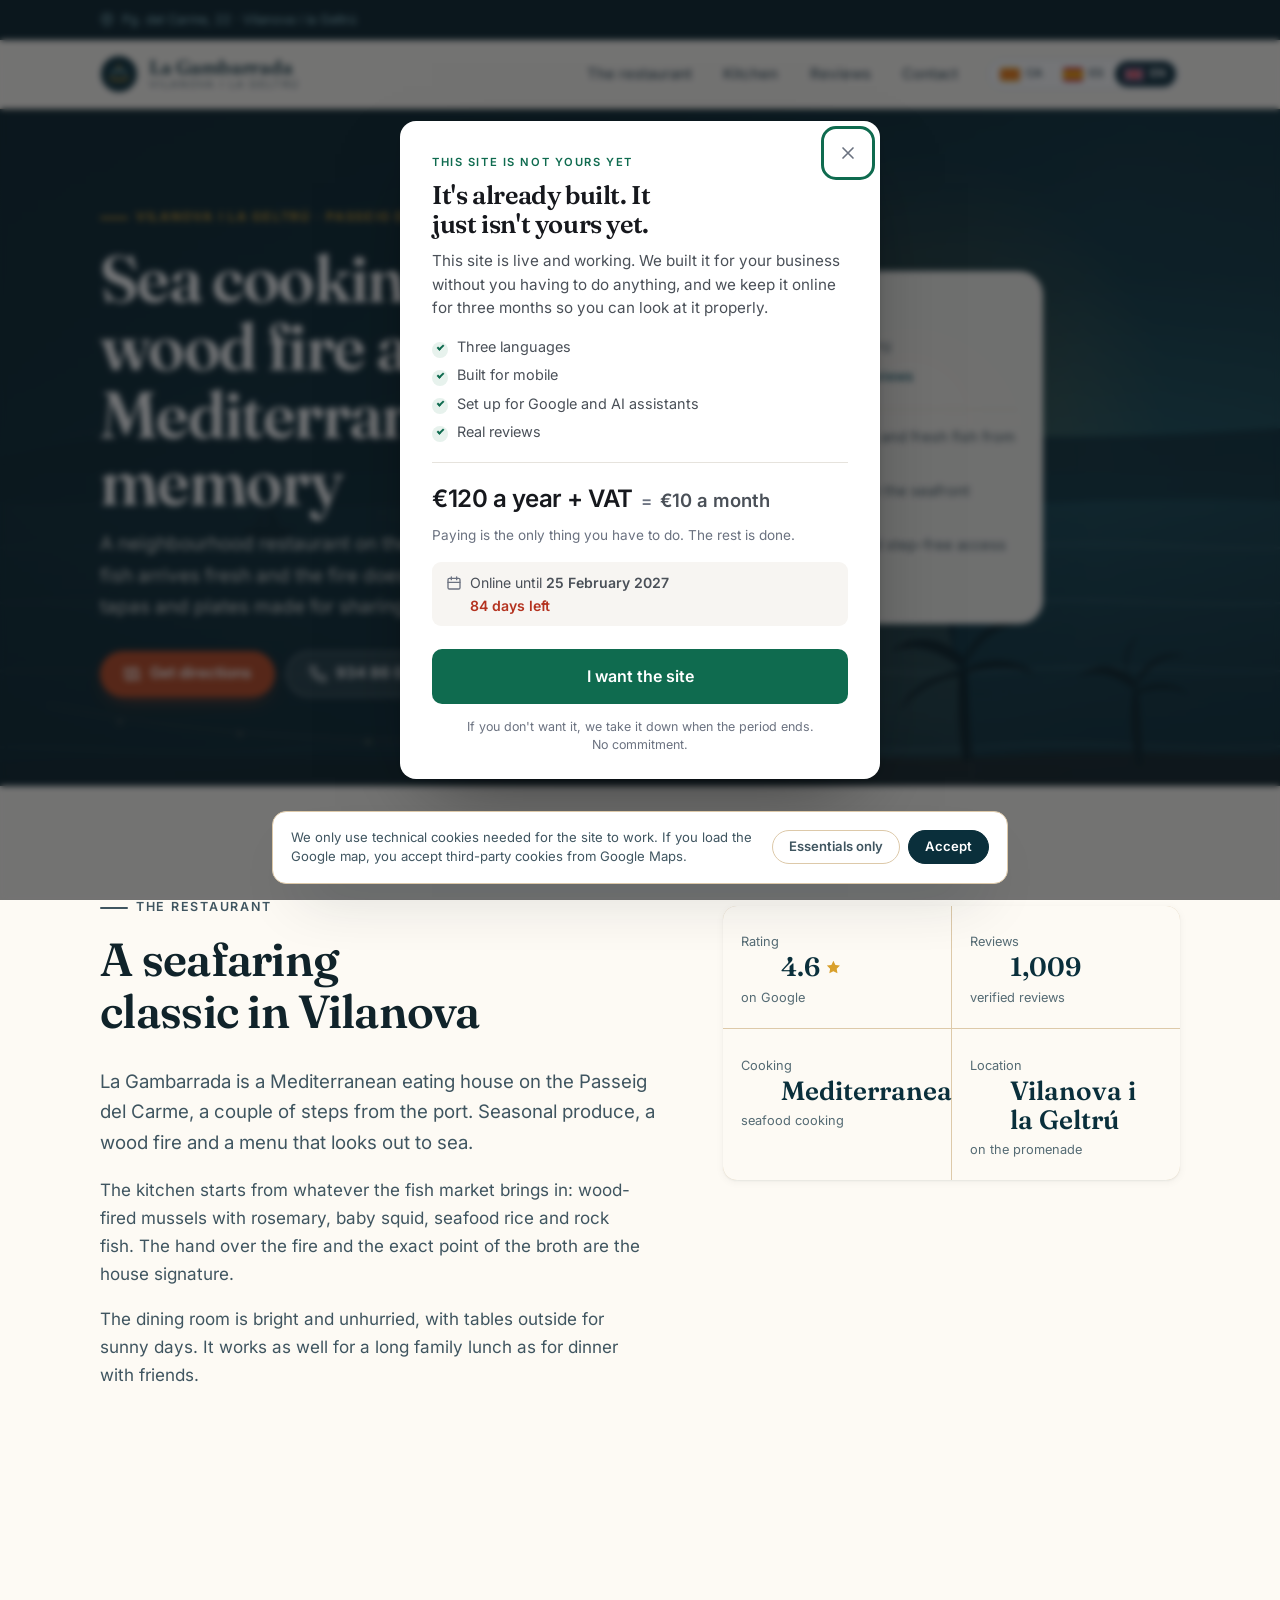
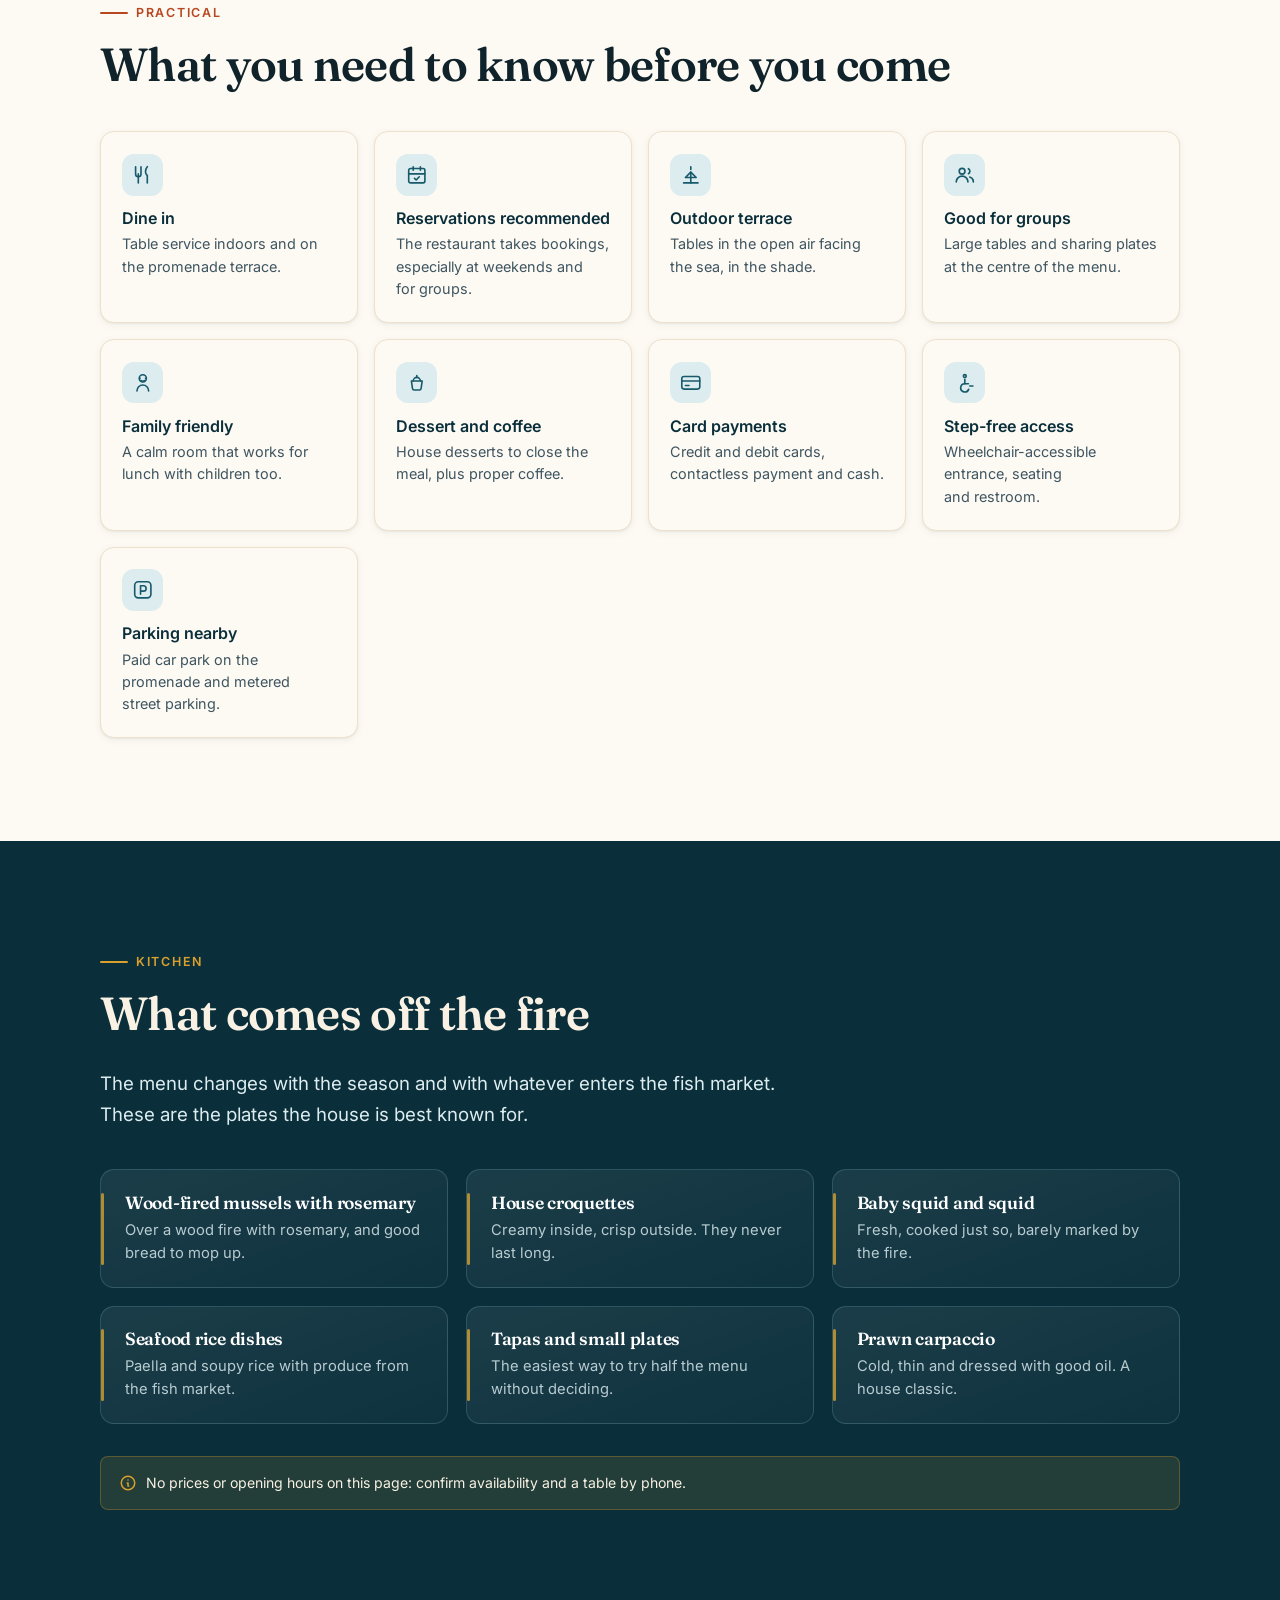
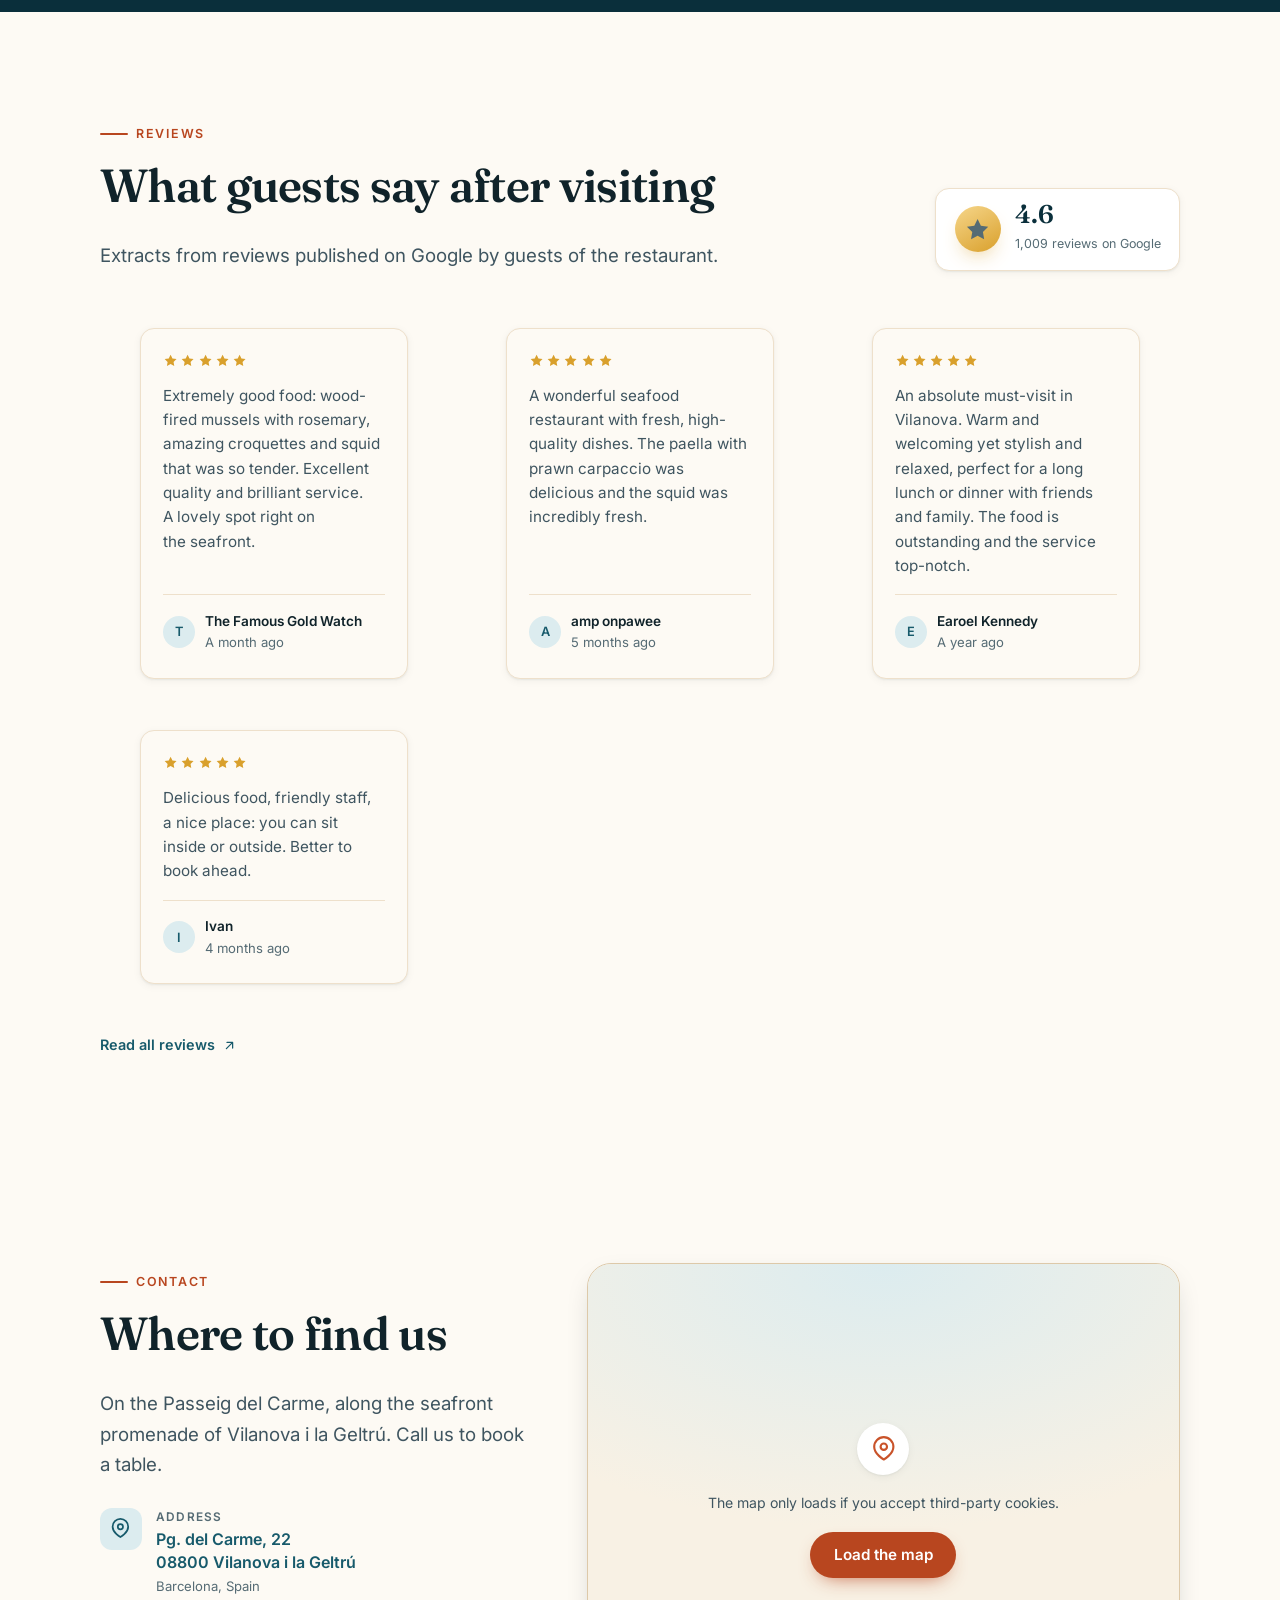
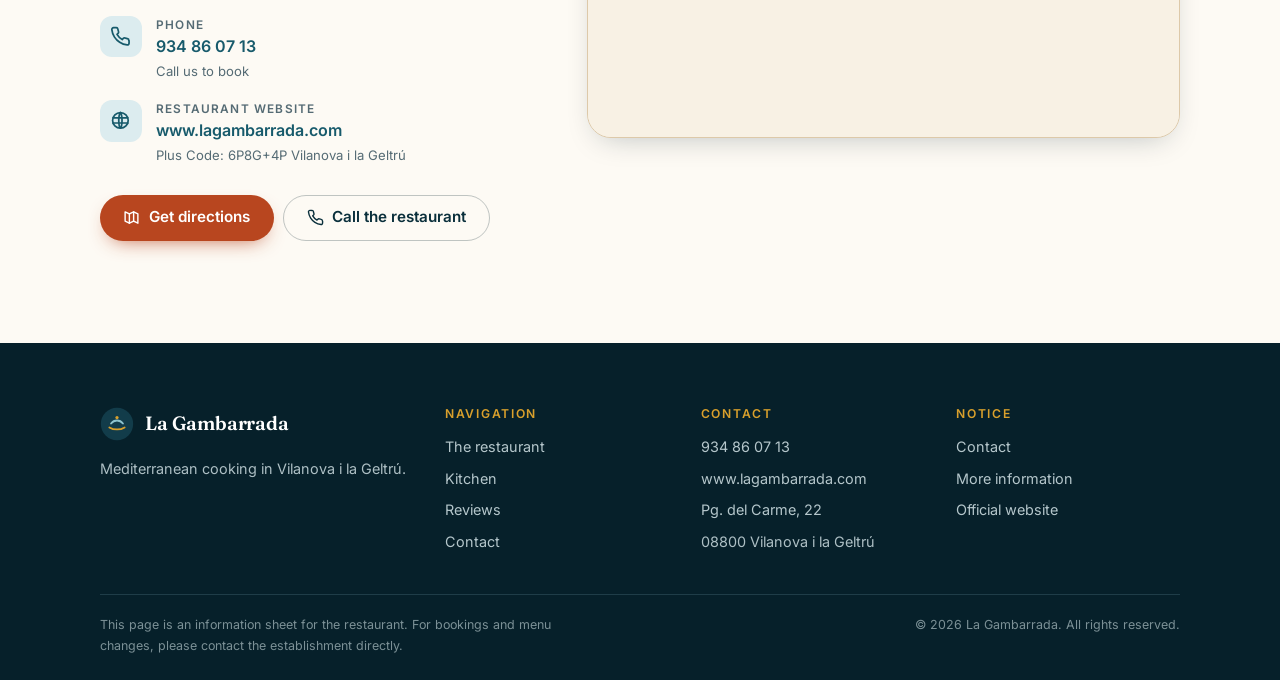
<file: en/index.html>
<!DOCTYPE html>
<html lang="en" dir="ltr">
<head>
<meta charset="utf-8">
<meta name="viewport" content="width=device-width, initial-scale=1">
<title>La Gambarrada · Mediterranean restaurant in Vilanova i la Geltrú</title>
<meta name="description" content="Mediterranean seafood cooking at Passeig del Carme, 22, Vilanova i la Geltrú. Fresh fish, rice dishes and tapas by the sea. Call to book: 934 86 07 13.">
<meta name="author" content="La Gambarrada">
<meta name="theme-color" content="#0a2f3b">
<meta name="robots" content="index, follow">
<link rel="canonical" href="https://lagambarrada.vilanovailageltru.info/en/">

<meta property="og:type" content="restaurant">
<meta property="og:site_name" content="La Gambarrada">
<meta property="og:title" content="La Gambarrada · Mediterranean restaurant in Vilanova i la Geltrú">
<meta property="og:description" content="Mediterranean seafood cooking at Passeig del Carme, 22, Vilanova i la Geltrú. Fresh fish, rice dishes and tapas by the sea. Call to book: 934 86 07 13.">
<meta property="og:locale" content="en_GB">
<meta property="og:url" content="https://lagambarrada.vilanovailageltru.info/en/">
<meta property="og:image" content="https://lagambarrada.vilanovailageltru.info/assets/img/og-image.jpg">
<meta property="og:image:width" content="1200">
<meta property="og:image:height" content="630">
<meta property="og:image:alt" content="La Gambarrada, Mediterranean restaurant in Vilanova i la Geltrú">
<meta name="twitter:card" content="summary_large_image">
<meta name="twitter:title" content="La Gambarrada · Mediterranean restaurant in Vilanova i la Geltrú">
<meta name="twitter:description" content="Mediterranean seafood cooking at Passeig del Carme, 22, Vilanova i la Geltrú. Fresh fish, rice dishes and tapas by the sea. Call to book: 934 86 07 13.">
<meta name="twitter:image" content="https://lagambarrada.vilanovailageltru.info/assets/img/og-image.jpg">


<link rel="alternate" hreflang="ca-ES" href="https://lagambarrada.vilanovailageltru.info/">

<link rel="alternate" hreflang="es-ES" href="https://lagambarrada.vilanovailageltru.info/es/">

<link rel="alternate" hreflang="en-GB" href="https://lagambarrada.vilanovailageltru.info/en/">

<link rel="alternate" hreflang="x-default" href="https://lagambarrada.vilanovailageltru.info/">


<link rel="icon" href="../assets/img/favicon.svg" type="image/svg+xml">
<link rel="apple-touch-icon" href="../assets/img/apple-touch-icon.png">
<link rel="manifest" href="../site.webmanifest">
<link rel="preload" href="../assets/fonts/fraunces-latin.woff2" as="font" type="font/woff2" crossorigin>
<link rel="preload" href="../assets/fonts/inter-latin.woff2" as="font" type="font/woff2" crossorigin>
<link rel="stylesheet" href="../assets/css/components.css">

<script>
  /* Google Analytics 4 with consent mode. Goes in <head> of every generated page,
     before any other script. Nothing is fetched from Google until the visitor
     accepts, and storage stays denied by default even if the tag loads elsewhere. */
  (function () {
    var ID = 'G-71LT2Q093H';
    var KEY = 'cookie-consent-v1';
    var accepted = false;
    try { accepted = localStorage.getItem(KEY) === 'accepted'; } catch (e) {}

    window.dataLayer = window.dataLayer || [];
    window.gtag = function () { window.dataLayer.push(arguments); };
    gtag('js', new Date());

    gtag('consent', 'default', {
      ad_storage: 'denied',
      ad_user_data: 'denied',
      ad_personalization: 'denied',
      analytics_storage: 'denied'
    });

    function load() {
      if (window.__gaLoaded) return;
      window.__gaLoaded = true;
      var s = document.createElement('script');
      s.async = true;
      s.src = 'https://www.googletagmanager.com/gtag/js?id=' + ID;
      document.head.appendChild(s);
      gtag('config', ID);
    }

    function grant() {
      load();
      gtag('consent', 'update', {
        ad_storage: 'granted',
        ad_user_data: 'granted',
        ad_personalization: 'granted',
        analytics_storage: 'granted'
      });
    }

    /* The cookie banner calls this from BOTH buttons; nothing touches Google before it runs. */
    window.__analyticsConsent = function (isAccepted) {
      try { localStorage.setItem(KEY, isAccepted ? 'accepted' : 'essential'); } catch (e) {}
      if (isAccepted) grant();
    };

    if (accepted) grant();
  })();
</script>
<link rel="stylesheet" href="../assets/css/header-tools.css">
<link rel="stylesheet" href="../assets/css/styles.css">
<link rel="stylesheet" href="../assets/css/offer-panel.css">

<script type="application/ld+json">
{
  "@context": "https://schema.org",
  "@type": "Restaurant",
  "@id": "https://lagambarrada.vilanovailageltru.info/#business",
  "name": "Restaurant La Gambarrada",
  "url": "https://lagambarrada.vilanovailageltru.info",
  "image": "https://lagambarrada.vilanovailageltru.info/assets/img/og-image.jpg",
  "telephone": "+34934860713",
  "address": {
    "@type": "PostalAddress",
    "streetAddress": "Pg. del Carme, 22",
    "postalCode": "08800",
    "addressLocality": "Vilanova i la Geltrú",
    "addressRegion": "Barcelona",
    "addressCountry": "ES"
  },
  "geo": {
    "@type": "GeoCoordinates",
    "latitude": 41.2153657,
    "longitude": 1.7267949
  },
  "hasMap": "https://maps.google.com/?cid=2712153289287698489",
  "inLanguage": "en",
  "servesCuisine": [
    "Mediterranean",
    "Spanish",
    "Tapas",
    "European"
  ],
  "priceRange": "€€",
  "sameAs": [
    "https://www.lagambarrada.com/"
  ],
  "acceptsReservations": "https://schema.org/True",
  "aggregateRating": {
    "@type": "AggregateRating",
    "ratingValue": 4.6,
    "reviewCount": 1009,
    "bestRating": 5,
    "worstRating": 1
  }
}
</script>
</head>
<body>
<a class="skip-link" href="#main">Skip to main content</a>

<div class="topbar">
  <div class="wrap topbar__inner">
    <p class="topbar__note">
      <svg viewBox="0 0 24 24" width="14" height="14" fill="none" stroke="currentColor" stroke-width="2" stroke-linecap="round" stroke-linejoin="round" aria-hidden="true"><path d="M21 10c0 7-9 12-9 12S3 17 3 10a9 9 0 0 1 18 0Z"/><circle cx="12" cy="10" r="3"/></svg>
      Pg. del Carme, 22 · Vilanova i la Geltrú
    </p>
    <nav class="langs" aria-label="Change language">
      
      <a class="langs__link" href="../" hreflang="ca" lang="ca">
        <span class="langs__flag" aria-hidden="true"><svg viewBox="0 0 24 16"><rect width="24" height="16" fill="#fcdd09"/><g fill="#da121a"><rect y="1.7778" width="24" height="1.7778"/><rect y="5.3334" width="24" height="1.7778"/><rect y="8.889" width="24" height="1.7778"/><rect y="12.4446" width="24" height="1.7778"/></g></svg></span>
        <span class="langs__code">ca</span>
        <span class="sr-only">Català</span>
      </a>
      
      <a class="langs__link" href="../es/" hreflang="es" lang="es">
        <span class="langs__flag" aria-hidden="true"><svg viewBox="0 0 24 16"><rect width="24" height="16" fill="#c60b1e"/><rect y="4" width="24" height="8" fill="#ffc400"/></svg></span>
        <span class="langs__code">es</span>
        <span class="sr-only">Español</span>
      </a>
      
      <a class="langs__link" href="../en/" hreflang="en" lang="en" aria-current="true">
        <span class="langs__flag" aria-hidden="true"><svg viewBox="0 0 24 16"><rect width="24" height="16" fill="#00247d"/><path d="M0 0 24 16M24 0 0 16" stroke="#fff" stroke-width="3.2"/><path d="M0 0 24 16M24 0 0 16" stroke="#cf142b" stroke-width="1.6"/><path d="M12 0v16M0 8h24" stroke="#fff" stroke-width="5.2"/><path d="M12 0v16M0 8h24" stroke="#cf142b" stroke-width="3"/></svg></span>
        <span class="langs__code">en</span>
        <span class="sr-only">English</span>
      </a>
      
    </nav>
  </div>
</div>

<header class="header">
  <div class="wrap header__inner">
    <a class="brand" href="../" aria-label="La Gambarrada — Vilanova i la Geltrú">
      <svg class="brand__mark" viewBox="0 0 40 40" width="38" height="38" aria-hidden="true">
        <circle cx="20" cy="20" r="19" fill="#0a2f3b"/>
        <path d="M11 24c2.6 1.6 5.2 2.4 9 2.4s6.4-.8 9-2.4" stroke="#d9a02c" stroke-width="2.1" fill="none" stroke-linecap="round"/>
        <path d="M13 19.5c1.8-2.4 4-3.6 7-3.6s5.2 1.2 7 3.6" stroke="#8fc4cf" stroke-width="2.1" fill="none" stroke-linecap="round"/>
        <circle cx="20" cy="12.4" r="1.9" fill="#d9a02c"/>
      </svg>
      <span class="brand__text">
        <span class="brand__name">La Gambarrada</span>
        <span class="brand__sub">Vilanova i la Geltrú</span>
      </span>
    </a>
    <nav class="nav" id="site-nav" data-open="false" aria-label="Main navigation">
      <ul class="nav__list">
        <li><a class="nav__link" href="#about">The restaurant</a></li>
        <li><a class="nav__link" href="#menu">Kitchen</a></li>
        <li><a class="nav__link" href="#reviews">Reviews</a></li>
        <li><a class="nav__link" href="#contact">Contact</a></li>
      </ul>
    </nav>
    <button class="nav-toggle" type="button" aria-expanded="false" aria-controls="site-nav" aria-label="Open navigation menu">
      <svg viewBox="0 0 24 24" width="22" height="22" fill="none" stroke="currentColor" stroke-width="2" stroke-linecap="round" aria-hidden="true"><path d="M4 7h16M4 12h16M4 17h16"/></svg>
    </button>
  </div>
</header>

<main id="main">

  <section class="hero" aria-labelledby="hero-title">
    <img class="hero__art" src="../assets/img/hero.svg" alt="" width="1600" height="1000" fetchpriority="high" decoding="async" aria-hidden="true">
    <div class="wrap hero__inner">
      <div class="hero__copy">
        <p class="eyebrow hero__eyebrow">Vilanova i la Geltrú · Passeig del Carme</p>
        <h1 class="hero__title" id="hero-title">Sea cooking, wood fire and Mediterranean memory</h1>
        <p class="hero__subtitle">A neighbourhood restaurant on the promenade, where the fish arrives fresh and the fire does the rest. Rice dishes, tapas and plates made for sharing.</p>
        <div class="hero__actions">
          <a class="btn btn--primary" href="https://www.google.com/maps/dir/?api=1&amp;destination=41.2153657,1.7267949" target="_blank" rel="noopener">
            <svg viewBox="0 0 24 24" width="18" height="18" fill="none" stroke="currentColor" stroke-width="2" stroke-linecap="round" stroke-linejoin="round" aria-hidden="true"><path d="M9 20 3 17V4l6 3 6-3 6 3v13l-6-3-6 3Z"/><path d="M9 7v13M15 4v13"/></svg>
            Get directions
          </a>
          <a class="btn btn--light" href="tel:+34934860713">
            <svg viewBox="0 0 24 24" width="18" height="18" fill="none" stroke="currentColor" stroke-width="2" stroke-linecap="round" stroke-linejoin="round" aria-hidden="true"><path d="M22 16.9v3a2 2 0 0 1-2.2 2 19.8 19.8 0 0 1-8.6-3.1 19.5 19.5 0 0 1-6-6A19.8 19.8 0 0 1 2.1 4.2 2 2 0 0 1 4.1 2h3a2 2 0 0 1 2 1.7c.1.9.4 1.8.7 2.6a2 2 0 0 1-.5 2.1L8.1 9.6a16 16 0 0 0 6 6l1.2-1.2a2 2 0 0 1 2.1-.5c.8.3 1.7.6 2.6.7a2 2 0 0 1 1.7 2.1Z"/></svg>
            934 86 07 13
          </a>
        </div>
      </div>
      <div class="hero__aside">
        
        <div class="hero__card">
          <div class="rating">
            <span class="rating__star" aria-hidden="true">
              <svg viewBox="0 0 24 24" fill="currentColor"><path d="M12 2.6l2.9 5.9 6.5.95-4.7 4.6 1.1 6.45L12 17.4l-5.8 3.1 1.1-6.45-4.7-4.6 6.5-.95L12 2.6Z"/></svg>
            </span>
            <div>
              <span class="rating__value">4.6</span>
              <span class="rating__label">average rating</span>
              <span class="rating__count">
                <svg viewBox="0 0 24 24" width="14" height="14" fill="none" stroke="currentColor" stroke-width="2" stroke-linecap="round" stroke-linejoin="round" aria-hidden="true"><path d="M20 21a8 8 0 0 0-16 0"/><circle cx="12" cy="8" r="4"/></svg>
                1,009 reviews
              </span>
            </div>
          </div>
          <ul class="hero__cardList">
            <li>
              <svg viewBox="0 0 24 24" width="17" height="17" fill="none" stroke="currentColor" stroke-width="2" stroke-linecap="round" stroke-linejoin="round" aria-hidden="true"><path d="M3 21h18"/><path d="M5 21V8l7-5 7 5v13"/><path d="M10 21v-6h4v6"/></svg>
              <span>Wood-fire cooking and fresh fish from the market</span>
            </li>
            <li>
              <svg viewBox="0 0 24 24" width="17" height="17" fill="none" stroke="currentColor" stroke-width="2" stroke-linecap="round" stroke-linejoin="round" aria-hidden="true"><path d="M2 12s3.5-6 10-6 10 6 10 6-3.5 6-10 6-10-6-10-6Z"/><circle cx="12" cy="12" r="2.5"/></svg>
              <span>Outdoor terrace on the seafront promenade</span>
            </li>
            <li>
              <svg viewBox="0 0 24 24" width="17" height="17" fill="none" stroke="currentColor" stroke-width="2" stroke-linecap="round" stroke-linejoin="round" aria-hidden="true"><path d="M12 3c3 4 6 6.6 6 10a6 6 0 0 1-12 0c0-3.4 3-6 6-10Z"/></svg>
              <span>Card payments and step-free access</span>
            </li>
          </ul>
          <a class="hero__cardLink" href="https://maps.google.com/?cid=2712153289287698489" target="_blank" rel="noopener">
            View on Google
            <svg viewBox="0 0 24 24" width="14" height="14" fill="none" stroke="currentColor" stroke-width="2" stroke-linecap="round" stroke-linejoin="round" aria-hidden="true"><path d="M7 17 17 7M8 7h9v9"/></svg>
          </a>
        </div>
      </div>
    </div>
  </section>

  <section class="section story" id="about" aria-labelledby="about-title">
    <div class="wrap">
      <div class="about__grid">
        <div class="about__copy reveal">
          <p class="eyebrow">The restaurant</p>
          <h2 class="h2" id="about-title">A seafaring classic in Vilanova</h2>
          <p class="lead">La Gambarrada is a Mediterranean eating house on the Passeig del Carme, a couple of steps from the port. Seasonal produce, a wood fire and a menu that looks out to sea.</p>
          <p>The kitchen starts from whatever the fish market brings in: wood-fired mussels with rosemary, baby squid, seafood rice and rock fish. The hand over the fire and the exact point of the broth are the house signature.</p>
          <p>The dining room is bright and unhurried, with tables outside for sunny days. It works as well for a long family lunch as for dinner with friends.</p>
        </div>
        <div class="reveal">
          <dl class="stats">
            <div class="stat">
              <dt class="stat__label">Rating</dt>
              <dd class="stat__value">
                4.6
                <svg viewBox="0 0 24 24" fill="currentColor" aria-hidden="true"><path d="M12 2.6l2.9 5.9 6.5.95-4.7 4.6 1.1 6.45L12 17.4l-5.8 3.1 1.1-6.45-4.7-4.6 6.5-.95L12 2.6Z"/></svg>
              </dd>
              <p class="stat__label">on Google</p>
            </div>
            <div class="stat">
              <dt class="stat__label">Reviews</dt>
              <dd class="stat__value">1,009</dd>
              <p class="stat__label">verified reviews</p>
            </div>
            <div class="stat">
              <dt class="stat__label">Cooking</dt>
              <dd class="stat__value">Mediterranean</dd>
              <p class="stat__label">seafood cooking</p>
            </div>
            <div class="stat">
              <dt class="stat__label">Location</dt>
              <dd class="stat__value">Vilanova i la Geltrú</dd>
              <p class="stat__label">on the promenade</p>
            </div>
          </dl>
        </div>
      </div>
    </div>
  </section>

  <section class="section practical" id="features" aria-labelledby="features-title">
    <div class="wrap">
      <div class="reveal">
        <p class="eyebrow">Practical</p>
        <h2 class="h2" id="features-title">What you need to know before you come</h2>
      </div>
      <ul class="cards">
        
        <li class="card reveal">
          <span class="card__icon" aria-hidden="true"><svg viewBox="0 0 24 24" fill="none" stroke="currentColor" stroke-width="1.8" stroke-linecap="round" stroke-linejoin="round" aria-hidden="true"><path d="M4 3v8a3 3 0 0 0 6 0V3"/><path d="M7 11v10"/><path d="M17 3c-1.4 1.6-2 3.4-2 5.5S16 12 17 13v8"/></svg></span>
          <h3>Dine in</h3>
          <p>Table service indoors and on the promenade terrace.</p>
        </li>
        
        <li class="card reveal">
          <span class="card__icon" aria-hidden="true"><svg viewBox="0 0 24 24" fill="none" stroke="currentColor" stroke-width="1.8" stroke-linecap="round" stroke-linejoin="round" aria-hidden="true"><rect x="3" y="5" width="18" height="16" rx="2"/><path d="M8 3v4M16 3v4M3 11h18"/><path d="m9.5 16 1.8 1.8 3.4-3.6"/></svg></span>
          <h3>Reservations recommended</h3>
          <p>The restaurant takes bookings, especially at weekends and for groups.</p>
        </li>
        
        <li class="card reveal">
          <span class="card__icon" aria-hidden="true"><svg viewBox="0 0 24 24" fill="none" stroke="currentColor" stroke-width="1.8" stroke-linecap="round" stroke-linejoin="round" aria-hidden="true"><path d="M12 3v3"/><path d="M4 21h16"/><path d="M12 21V9"/><path d="M12 9 6 15h12L12 9Z"/></svg></span>
          <h3>Outdoor terrace</h3>
          <p>Tables in the open air facing the sea, in the shade.</p>
        </li>
        
        <li class="card reveal">
          <span class="card__icon" aria-hidden="true"><svg viewBox="0 0 24 24" fill="none" stroke="currentColor" stroke-width="1.8" stroke-linecap="round" stroke-linejoin="round" aria-hidden="true"><circle cx="9" cy="8" r="3.2"/><path d="M2.5 20a6.5 6.5 0 0 1 13 0"/><path d="M16 5.2a3.2 3.2 0 0 1 0 5.6"/><path d="M17.5 14.4A5.6 5.6 0 0 1 21.5 20"/></svg></span>
          <h3>Good for groups</h3>
          <p>Large tables and sharing plates at the centre of the menu.</p>
        </li>
        
        <li class="card reveal">
          <span class="card__icon" aria-hidden="true"><svg viewBox="0 0 24 24" fill="none" stroke="currentColor" stroke-width="1.8" stroke-linecap="round" stroke-linejoin="round" aria-hidden="true"><circle cx="12" cy="7" r="4"/><path d="M5.5 21a6.5 6.5 0 0 1 13 0"/><path d="M9 7h.01M15 7h.01"/><path d="M10 9.5c1.2.9 2.8.9 4 0"/></svg></span>
          <h3>Family friendly</h3>
          <p>A calm room that works for lunch with children too.</p>
        </li>
        
        <li class="card reveal">
          <span class="card__icon" aria-hidden="true"><svg viewBox="0 0 24 24" fill="none" stroke="currentColor" stroke-width="1.8" stroke-linecap="round" stroke-linejoin="round" aria-hidden="true"><path d="M6 10h12l-1.2 8.2A2 2 0 0 1 14.8 20H9.2a2 2 0 0 1-2-1.8L6 10Z"/><path d="M8 10a4 4 0 0 1 8 0"/><path d="M12 6V4"/></svg></span>
          <h3>Dessert and coffee</h3>
          <p>House desserts to close the meal, plus proper coffee.</p>
        </li>
        
        <li class="card reveal">
          <span class="card__icon" aria-hidden="true"><svg viewBox="0 0 24 24" fill="none" stroke="currentColor" stroke-width="1.8" stroke-linecap="round" stroke-linejoin="round" aria-hidden="true"><rect x="2" y="5" width="20" height="14" rx="2.5"/><path d="M2 10h20"/><path d="M6 15h4"/></svg></span>
          <h3>Card payments</h3>
          <p>Credit and debit cards, contactless payment and cash.</p>
        </li>
        
        <li class="card reveal">
          <span class="card__icon" aria-hidden="true"><svg viewBox="0 0 24 24" fill="none" stroke="currentColor" stroke-width="1.8" stroke-linecap="round" stroke-linejoin="round" aria-hidden="true"><circle cx="12" cy="4.5" r="1.6"/><path d="M12 8v5h4"/><path d="M12 13a4.6 4.6 0 1 0 4.3 6.3"/><path d="M17.5 15.5h3.5"/></svg></span>
          <h3>Step-free access</h3>
          <p>Wheelchair-accessible entrance, seating and restroom.</p>
        </li>
        
        <li class="card reveal">
          <span class="card__icon" aria-hidden="true"><svg viewBox="0 0 24 24" fill="none" stroke="currentColor" stroke-width="1.8" stroke-linecap="round" stroke-linejoin="round" aria-hidden="true"><rect x="3" y="3" width="18" height="18" rx="4"/><path d="M9.5 17V7.5h3.2a3 3 0 0 1 0 6H9.5"/></svg></span>
          <h3>Parking nearby</h3>
          <p>Paid car park on the promenade and metered street parking.</p>
        </li>
        
      </ul>
    </div>
  </section>

  <section class="section section--sea kitchen" id="menu" aria-labelledby="menu-title">
    <div class="wrap">
      <div class="reveal">
        <p class="eyebrow">Kitchen</p>
        <h2 class="h2" id="menu-title">What comes off the fire</h2>
        <p class="lead">The menu changes with the season and with whatever enters the fish market. These are the plates the house is best known for.</p>
      </div>
      <ul class="menu-grid">
        
        <li class="dish reveal">
          <h3>Wood-fired mussels with rosemary</h3>
          <p>Over a wood fire with rosemary, and good bread to mop up.</p>
        </li>
        
        <li class="dish reveal">
          <h3>House croquettes</h3>
          <p>Creamy inside, crisp outside. They never last long.</p>
        </li>
        
        <li class="dish reveal">
          <h3>Baby squid and squid</h3>
          <p>Fresh, cooked just so, barely marked by the fire.</p>
        </li>
        
        <li class="dish reveal">
          <h3>Seafood rice dishes</h3>
          <p>Paella and soupy rice with produce from the fish market.</p>
        </li>
        
        <li class="dish reveal">
          <h3>Tapas and small plates</h3>
          <p>The easiest way to try half the menu without deciding.</p>
        </li>
        
        <li class="dish reveal">
          <h3>Prawn carpaccio</h3>
          <p>Cold, thin and dressed with good oil. A house classic.</p>
        </li>
        
      </ul>
      <p class="menu-note">
        <svg viewBox="0 0 24 24" width="18" height="18" fill="none" stroke="currentColor" stroke-width="2" stroke-linecap="round" stroke-linejoin="round" aria-hidden="true"><circle cx="12" cy="12" r="9"/><path d="M12 8h.01M11 12h1v4h1"/></svg>
        No prices or opening hours on this page: confirm availability and a table by phone.
      </p>
    </div>
  </section>

  <section class="section guestvoices" id="reviews" aria-labelledby="reviews-title">
    <div class="wrap">
      <div class="reviews__head reveal">
        <div>
          <p class="eyebrow">Reviews</p>
          <h2 class="h2" id="reviews-title">What guests say after visiting</h2>
          <p class="lead">Extracts from reviews published on Google by guests of the restaurant.</p>
        </div>
        <div class="reviews__score">
          <span class="rating__star" aria-hidden="true">
            <svg viewBox="0 0 24 24" fill="currentColor"><path d="M12 2.6l2.9 5.9 6.5.95-4.7 4.6 1.1 6.45L12 17.4l-5.8 3.1 1.1-6.45-4.7-4.6 6.5-.95L12 2.6Z"/></svg>
          </span>
          <div>
            <b>4.6</b>
            <span>1,009 reviews on Google</span>
          </div>
        </div>
      </div>
      <div class="quotes">
        
        <figure class="quote reveal">
          <div class="quote__stars" aria-label="5 out of 5 stars">
            <svg viewBox="0 0 24 24" fill="currentColor" aria-hidden="true"><path d="M12 2.6l2.9 5.9 6.5.95-4.7 4.6 1.1 6.45L12 17.4l-5.8 3.1 1.1-6.45-4.7-4.6 6.5-.95L12 2.6Z"/></svg><svg viewBox="0 0 24 24" fill="currentColor" aria-hidden="true"><path d="M12 2.6l2.9 5.9 6.5.95-4.7 4.6 1.1 6.45L12 17.4l-5.8 3.1 1.1-6.45-4.7-4.6 6.5-.95L12 2.6Z"/></svg><svg viewBox="0 0 24 24" fill="currentColor" aria-hidden="true"><path d="M12 2.6l2.9 5.9 6.5.95-4.7 4.6 1.1 6.45L12 17.4l-5.8 3.1 1.1-6.45-4.7-4.6 6.5-.95L12 2.6Z"/></svg><svg viewBox="0 0 24 24" fill="currentColor" aria-hidden="true"><path d="M12 2.6l2.9 5.9 6.5.95-4.7 4.6 1.1 6.45L12 17.4l-5.8 3.1 1.1-6.45-4.7-4.6 6.5-.95L12 2.6Z"/></svg><svg viewBox="0 0 24 24" fill="currentColor" aria-hidden="true"><path d="M12 2.6l2.9 5.9 6.5.95-4.7 4.6 1.1 6.45L12 17.4l-5.8 3.1 1.1-6.45-4.7-4.6 6.5-.95L12 2.6Z"/></svg>
          </div>
          <blockquote><p>Extremely good food: wood-fired mussels with rosemary, amazing croquettes and squid that was so tender. Excellent quality and brilliant service. A lovely spot right on the seafront.</p></blockquote>
          <figcaption>
            <span class="quote__avatar" aria-hidden="true">T</span>
            <span>
              <strong>The Famous Gold Watch</strong>
              A month ago
            </span>
          </figcaption>
        </figure>
        
        <figure class="quote reveal">
          <div class="quote__stars" aria-label="5 out of 5 stars">
            <svg viewBox="0 0 24 24" fill="currentColor" aria-hidden="true"><path d="M12 2.6l2.9 5.9 6.5.95-4.7 4.6 1.1 6.45L12 17.4l-5.8 3.1 1.1-6.45-4.7-4.6 6.5-.95L12 2.6Z"/></svg><svg viewBox="0 0 24 24" fill="currentColor" aria-hidden="true"><path d="M12 2.6l2.9 5.9 6.5.95-4.7 4.6 1.1 6.45L12 17.4l-5.8 3.1 1.1-6.45-4.7-4.6 6.5-.95L12 2.6Z"/></svg><svg viewBox="0 0 24 24" fill="currentColor" aria-hidden="true"><path d="M12 2.6l2.9 5.9 6.5.95-4.7 4.6 1.1 6.45L12 17.4l-5.8 3.1 1.1-6.45-4.7-4.6 6.5-.95L12 2.6Z"/></svg><svg viewBox="0 0 24 24" fill="currentColor" aria-hidden="true"><path d="M12 2.6l2.9 5.9 6.5.95-4.7 4.6 1.1 6.45L12 17.4l-5.8 3.1 1.1-6.45-4.7-4.6 6.5-.95L12 2.6Z"/></svg><svg viewBox="0 0 24 24" fill="currentColor" aria-hidden="true"><path d="M12 2.6l2.9 5.9 6.5.95-4.7 4.6 1.1 6.45L12 17.4l-5.8 3.1 1.1-6.45-4.7-4.6 6.5-.95L12 2.6Z"/></svg>
          </div>
          <blockquote><p>A wonderful seafood restaurant with fresh, high-quality dishes. The paella with prawn carpaccio was delicious and the squid was incredibly fresh.</p></blockquote>
          <figcaption>
            <span class="quote__avatar" aria-hidden="true">A</span>
            <span>
              <strong>amp onpawee</strong>
              5 months ago
            </span>
          </figcaption>
        </figure>
        
        <figure class="quote reveal">
          <div class="quote__stars" aria-label="5 out of 5 stars">
            <svg viewBox="0 0 24 24" fill="currentColor" aria-hidden="true"><path d="M12 2.6l2.9 5.9 6.5.95-4.7 4.6 1.1 6.45L12 17.4l-5.8 3.1 1.1-6.45-4.7-4.6 6.5-.95L12 2.6Z"/></svg><svg viewBox="0 0 24 24" fill="currentColor" aria-hidden="true"><path d="M12 2.6l2.9 5.9 6.5.95-4.7 4.6 1.1 6.45L12 17.4l-5.8 3.1 1.1-6.45-4.7-4.6 6.5-.95L12 2.6Z"/></svg><svg viewBox="0 0 24 24" fill="currentColor" aria-hidden="true"><path d="M12 2.6l2.9 5.9 6.5.95-4.7 4.6 1.1 6.45L12 17.4l-5.8 3.1 1.1-6.45-4.7-4.6 6.5-.95L12 2.6Z"/></svg><svg viewBox="0 0 24 24" fill="currentColor" aria-hidden="true"><path d="M12 2.6l2.9 5.9 6.5.95-4.7 4.6 1.1 6.45L12 17.4l-5.8 3.1 1.1-6.45-4.7-4.6 6.5-.95L12 2.6Z"/></svg><svg viewBox="0 0 24 24" fill="currentColor" aria-hidden="true"><path d="M12 2.6l2.9 5.9 6.5.95-4.7 4.6 1.1 6.45L12 17.4l-5.8 3.1 1.1-6.45-4.7-4.6 6.5-.95L12 2.6Z"/></svg>
          </div>
          <blockquote><p>An absolute must-visit in Vilanova. Warm and welcoming yet stylish and relaxed, perfect for a long lunch or dinner with friends and family. The food is outstanding and the service top-notch.</p></blockquote>
          <figcaption>
            <span class="quote__avatar" aria-hidden="true">E</span>
            <span>
              <strong>Earoel Kennedy</strong>
              A year ago
            </span>
          </figcaption>
        </figure>
        
        <figure class="quote reveal">
          <div class="quote__stars" aria-label="5 out of 5 stars">
            <svg viewBox="0 0 24 24" fill="currentColor" aria-hidden="true"><path d="M12 2.6l2.9 5.9 6.5.95-4.7 4.6 1.1 6.45L12 17.4l-5.8 3.1 1.1-6.45-4.7-4.6 6.5-.95L12 2.6Z"/></svg><svg viewBox="0 0 24 24" fill="currentColor" aria-hidden="true"><path d="M12 2.6l2.9 5.9 6.5.95-4.7 4.6 1.1 6.45L12 17.4l-5.8 3.1 1.1-6.45-4.7-4.6 6.5-.95L12 2.6Z"/></svg><svg viewBox="0 0 24 24" fill="currentColor" aria-hidden="true"><path d="M12 2.6l2.9 5.9 6.5.95-4.7 4.6 1.1 6.45L12 17.4l-5.8 3.1 1.1-6.45-4.7-4.6 6.5-.95L12 2.6Z"/></svg><svg viewBox="0 0 24 24" fill="currentColor" aria-hidden="true"><path d="M12 2.6l2.9 5.9 6.5.95-4.7 4.6 1.1 6.45L12 17.4l-5.8 3.1 1.1-6.45-4.7-4.6 6.5-.95L12 2.6Z"/></svg><svg viewBox="0 0 24 24" fill="currentColor" aria-hidden="true"><path d="M12 2.6l2.9 5.9 6.5.95-4.7 4.6 1.1 6.45L12 17.4l-5.8 3.1 1.1-6.45-4.7-4.6 6.5-.95L12 2.6Z"/></svg>
          </div>
          <blockquote><p>Delicious food, friendly staff, a nice place: you can sit inside or outside. Better to book ahead.</p></blockquote>
          <figcaption>
            <span class="quote__avatar" aria-hidden="true">I</span>
            <span>
              <strong>Ivan</strong>
              4 months ago
            </span>
          </figcaption>
        </figure>
        
      </div>
      <a class="reviews__all" href="https://www.google.com/maps/place//data=!4m4!3m3!1s0x12a387115aeea807:0x25a3810c08668839!9m1!1b1" target="_blank" rel="noopener">
        Read all reviews
        <svg viewBox="0 0 24 24" width="15" height="15" fill="none" stroke="currentColor" stroke-width="2" stroke-linecap="round" stroke-linejoin="round" aria-hidden="true"><path d="M7 17 17 7M8 7h9v9"/></svg>
      </a>
    </div>
  </section>

  <section class="section location" id="contact" aria-labelledby="contact-title">
    <div class="wrap">
      <div class="contact__grid">
        <div class="reveal">
          <p class="eyebrow">Contact</p>
          <h2 class="h2" id="contact-title">Where to find us</h2>
          <p class="lead">On the Passeig del Carme, along the seafront promenade of Vilanova i la Geltrú. Call us to book a table.</p>

          <div class="contact-list">
            <div class="contact-item">
              <span class="contact-item__icon" aria-hidden="true">
                <svg viewBox="0 0 24 24" fill="none" stroke="currentColor" stroke-width="2" stroke-linecap="round" stroke-linejoin="round"><path d="M21 10c0 7-9 12-9 12S3 17 3 10a9 9 0 0 1 18 0Z"/><circle cx="12" cy="10" r="3"/></svg>
              </span>
              <div>
                <div class="contact-item__label">Address</div>
                <div class="contact-item__value">
                  <a href="https://www.google.com/maps/dir/?api=1&amp;destination=41.2153657,1.7267949" target="_blank" rel="noopener">Pg. del Carme, 22<br>08800 Vilanova i la Geltrú</a>
                </div>
                <div class="contact-item__meta">Barcelona, Spain</div>
              </div>
            </div>

            <div class="contact-item">
              <span class="contact-item__icon" aria-hidden="true">
                <svg viewBox="0 0 24 24" fill="none" stroke="currentColor" stroke-width="2" stroke-linecap="round" stroke-linejoin="round"><path d="M22 16.9v3a2 2 0 0 1-2.2 2 19.8 19.8 0 0 1-8.6-3.1 19.5 19.5 0 0 1-6-6A19.8 19.8 0 0 1 2.1 4.2 2 2 0 0 1 4.1 2h3a2 2 0 0 1 2 1.7c.1.9.4 1.8.7 2.6a2 2 0 0 1-.5 2.1L8.1 9.6a16 16 0 0 0 6 6l1.2-1.2a2 2 0 0 1 2.1-.5c.8.3 1.7.6 2.6.7a2 2 0 0 1 1.7 2.1Z"/></svg>
              </span>
              <div>
                <div class="contact-item__label">Phone</div>
                <div class="contact-item__value"><a href="tel:+34934860713">934 86 07 13</a></div>
                <div class="contact-item__meta">Call us to book</div>
              </div>
            </div>

            <div class="contact-item">
              <span class="contact-item__icon" aria-hidden="true">
                <svg viewBox="0 0 24 24" fill="none" stroke="currentColor" stroke-width="2" stroke-linecap="round" stroke-linejoin="round"><circle cx="12" cy="12" r="9"/><path d="M3.5 9h17M3.5 15h17"/><path d="M12 3c2.5 3 2.5 15 0 18M12 3c-2.5 3-2.5 15 0 18"/></svg>
              </span>
              <div>
                <div class="contact-item__label">Restaurant website</div>
                <div class="contact-item__value"><a href="https://www.lagambarrada.com/" target="_blank" rel="noopener nofollow">www.lagambarrada.com</a></div>
                <div class="contact-item__meta">Plus Code: 6P8G+4P Vilanova i la Geltrú</div>
              </div>
            </div>
          </div>

          <div class="contact__actions">
            <a class="btn btn--primary" href="https://www.google.com/maps/dir/?api=1&amp;destination=41.2153657,1.7267949" target="_blank" rel="noopener">
              <svg viewBox="0 0 24 24" width="17" height="17" fill="none" stroke="currentColor" stroke-width="2" stroke-linecap="round" stroke-linejoin="round" aria-hidden="true"><path d="M9 20 3 17V4l6 3 6-3 6 3v13l-6-3-6 3Z"/><path d="M9 7v13M15 4v13"/></svg>
              Get directions
            </a>
            <a class="btn btn--ghost" href="tel:+34934860713">
              <svg viewBox="0 0 24 24" width="17" height="17" fill="none" stroke="currentColor" stroke-width="2" stroke-linecap="round" stroke-linejoin="round" aria-hidden="true"><path d="M22 16.9v3a2 2 0 0 1-2.2 2 19.8 19.8 0 0 1-8.6-3.1 19.5 19.5 0 0 1-6-6A19.8 19.8 0 0 1 2.1 4.2 2 2 0 0 1 4.1 2h3a2 2 0 0 1 2 1.7c.1.9.4 1.8.7 2.6a2 2 0 0 1-.5 2.1L8.1 9.6a16 16 0 0 0 6 6l1.2-1.2a2 2 0 0 1 2.1-.5c.8.3 1.7.6 2.6.7a2 2 0 0 1 1.7 2.1Z"/></svg>
              Call the restaurant
            </a>
          </div>
        </div>

        <div class="map-shell" id="map-shell" data-map-loaded="false">
          <div class="map-placeholder">
            <div class="map-placeholder__inner">
              <span class="map-placeholder__pin" aria-hidden="true">
                <svg viewBox="0 0 24 24" fill="none" stroke="currentColor" stroke-width="2" stroke-linecap="round" stroke-linejoin="round"><path d="M21 10c0 7-9 12-9 12S3 17 3 10a9 9 0 0 1 18 0Z"/><circle cx="12" cy="10" r="3"/></svg>
              </span>
              <p>The map only loads if you accept third-party cookies.</p>
              <button class="btn btn--primary" type="button" data-map-load>Load the map</button>
            </div>
          </div>
          <template id="map-template">
            <iframe title="Map showing the location of La Gambarrada in Vilanova i la Geltrú" src="https://www.google.com/maps?q=41.2153657,1.7267949&amp;hl=en&amp;z=16&amp;output=embed" width="600" height="480" loading="lazy" referrerpolicy="no-referrer-when-downgrade" allowfullscreen></iframe>
          </template>
        </div>
      </div>
    </div>
  </section>

</main>

<footer class="footer">
  <div class="wrap">
    <div class="footer__grid">
      <div>
        <a class="brand" href="../">
          <svg class="brand__mark" viewBox="0 0 40 40" width="34" height="34" aria-hidden="true">
            <circle cx="20" cy="20" r="19" fill="#123c4a"/>
            <path d="M11 24c2.6 1.6 5.2 2.4 9 2.4s6.4-.8 9-2.4" stroke="#d9a02c" stroke-width="2.1" fill="none" stroke-linecap="round"/>
            <path d="M13 19.5c1.8-2.4 4-3.6 7-3.6s5.2 1.2 7 3.6" stroke="#8fc4cf" stroke-width="2.1" fill="none" stroke-linecap="round"/>
            <circle cx="20" cy="12.4" r="1.9" fill="#d9a02c"/>
          </svg>
          <span class="brand__text"><span class="brand__name">La Gambarrada</span></span>
        </a>
        <p>Mediterranean cooking in Vilanova i la Geltrú.</p>
      </div>
      <div>
        <h2>Navigation</h2>
        <ul>
          <li><a href="#about">The restaurant</a></li>
          <li><a href="#menu">Kitchen</a></li>
          <li><a href="#reviews">Reviews</a></li>
          <li><a href="#contact">Contact</a></li>
        </ul>
      </div>
      <div>
        <h2>Contact</h2>
        <ul>
          <li><a href="tel:+34934860713">934 86 07 13</a></li>
          <li><a href="https://www.lagambarrada.com/" target="_blank" rel="noopener nofollow">www.lagambarrada.com</a></li>
          <li><a href="https://www.google.com/maps/dir/?api=1&amp;destination=41.2153657,1.7267949" target="_blank" rel="noopener">Pg. del Carme, 22</a></li>
          <li>08800 Vilanova i la Geltrú</li>
        </ul>
      </div>
      <div>
        <h2>Notice</h2>
        <ul>
          <li><a href="#contact">Contact</a></li>
          <li><a href="#" data-cookie-open>More information</a></li>
          <li><a href="https://www.lagambarrada.com/" target="_blank" rel="noopener nofollow">Official website</a></li>
        </ul>
      </div>
    </div>
    <div class="footer__legal">
      <p>This page is an information sheet for the restaurant. For bookings and menu changes, please contact the establishment directly.</p>
      <p>© <span id="year">2026</span> La Gambarrada. All rights reserved.</p>
    </div>
  </div>
</footer>

<div class="cookiebar" id="cookiebar" role="region" aria-label="More information" data-visible="false">
  <p>We only use technical cookies needed for the site to work. If you load the Google map, you accept third-party cookies from Google Maps.</p>
  <div class="cookiebar__actions">
    <button class="btn cookiebar__reject" type="button" data-cookie="essential">Essentials only</button>
    <button class="btn cookiebar__accept" type="button" data-cookie="accept">Accept</button>
  </div>
</div>

<script src="../assets/js/components.js" defer></script>
<script src="../assets/js/main.js" defer></script>

<script type="application/json" id="sm-offer-config">{"offerEnds":"2027-02-25","offerEndsLabel":"25 February 2027","buyUrl":"","offerEmail":"","phoneE164":"+34934860713","copy":{"kicker":"This site is not yours yet","title":"It's already built. It just isn't yours yet.","lead":"This site is live and working. We built it for your business without you having to do anything, and we keep it online for three months so you can look at it properly.","features":["Three languages","Built for mobile","Set up for Google and AI assistants","Real reviews"],"priceYear":"€120 a year + VAT","priceMonth":"€10 a month","priceNote":"Paying is the only thing you have to do. The rest is done.","until":"Online until","days":"{n} days left","cta":"I want the site","buy":"I want the site","buyPhone":"Call and claim it","contact":"Talk to us","call":"Call us","close":"Close","pill":"This site is not yours yet","foot":"If you don't want it, we take it down when the period ends. No commitment."}}</script>
<script src="../assets/js/offer-panel.js" defer></script>

<script src="../assets/js/header-tools.js" defer></script>
</body>
</html>
</file>
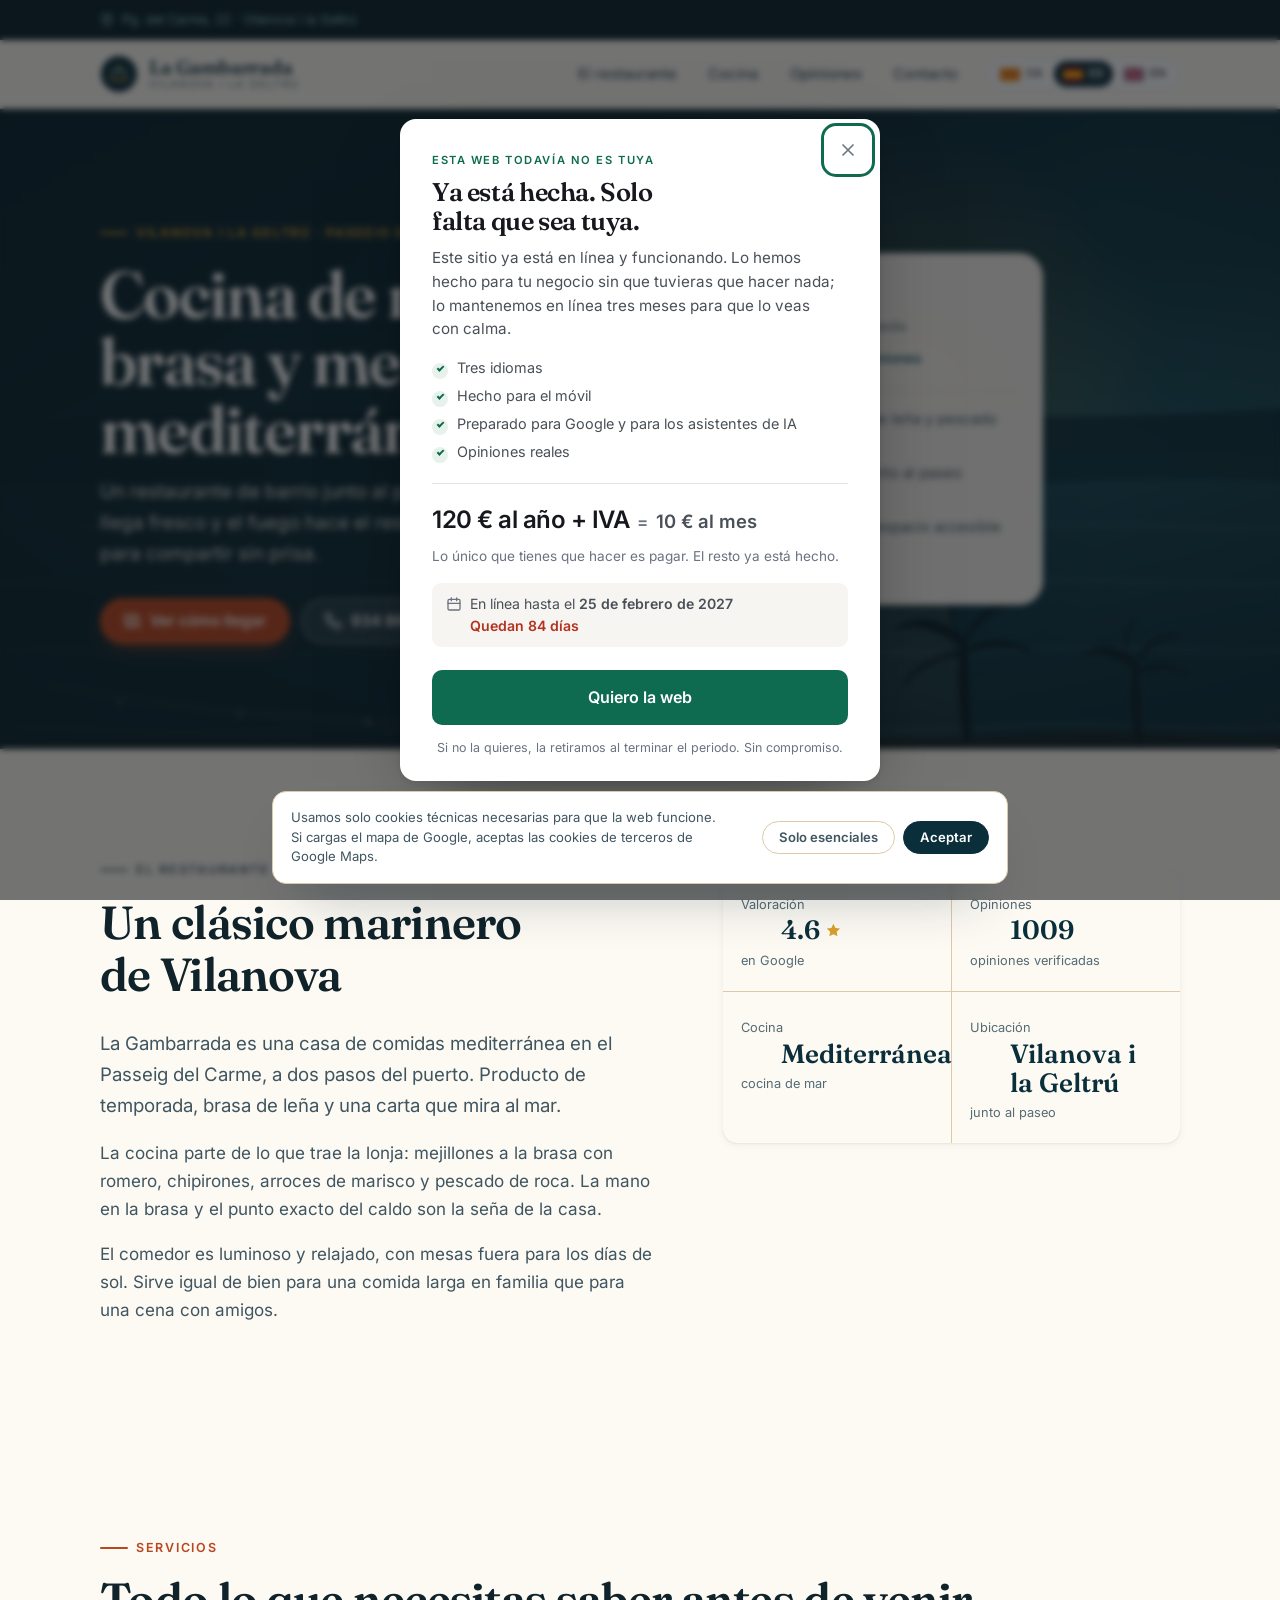
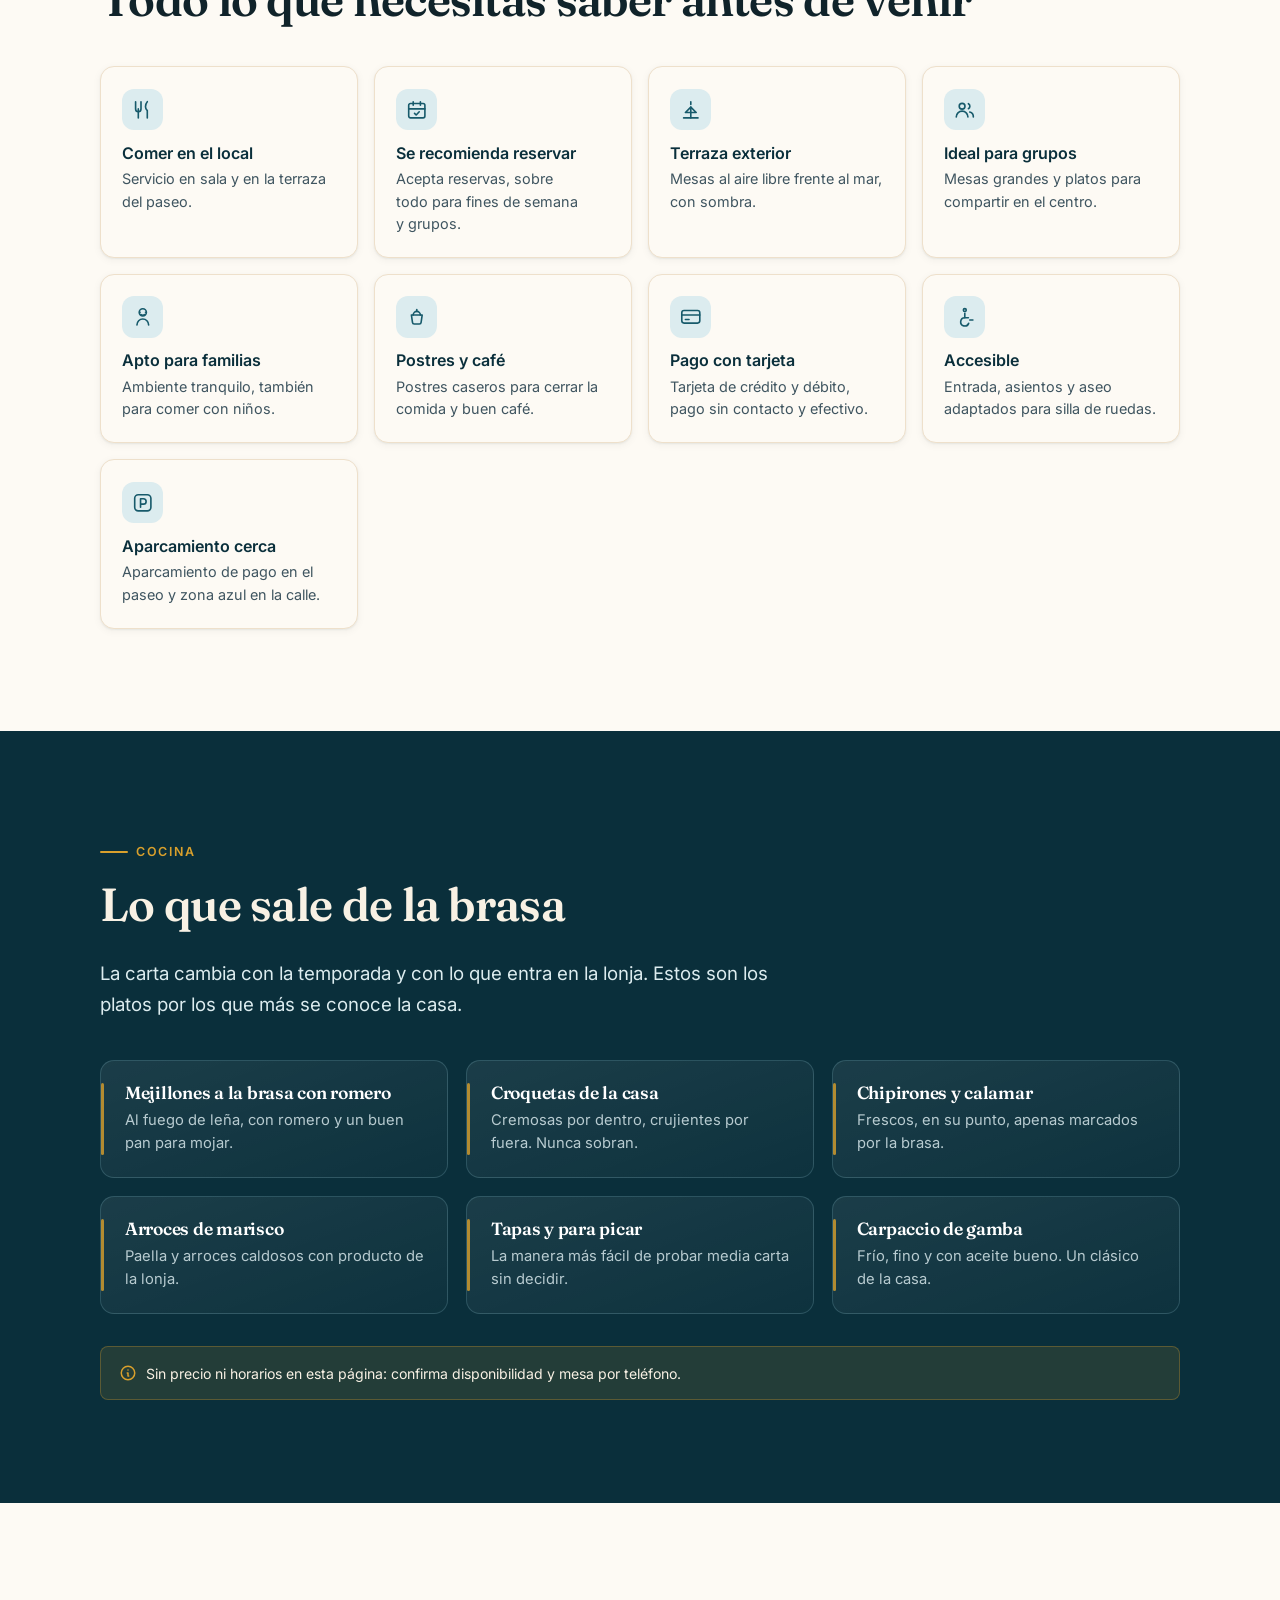
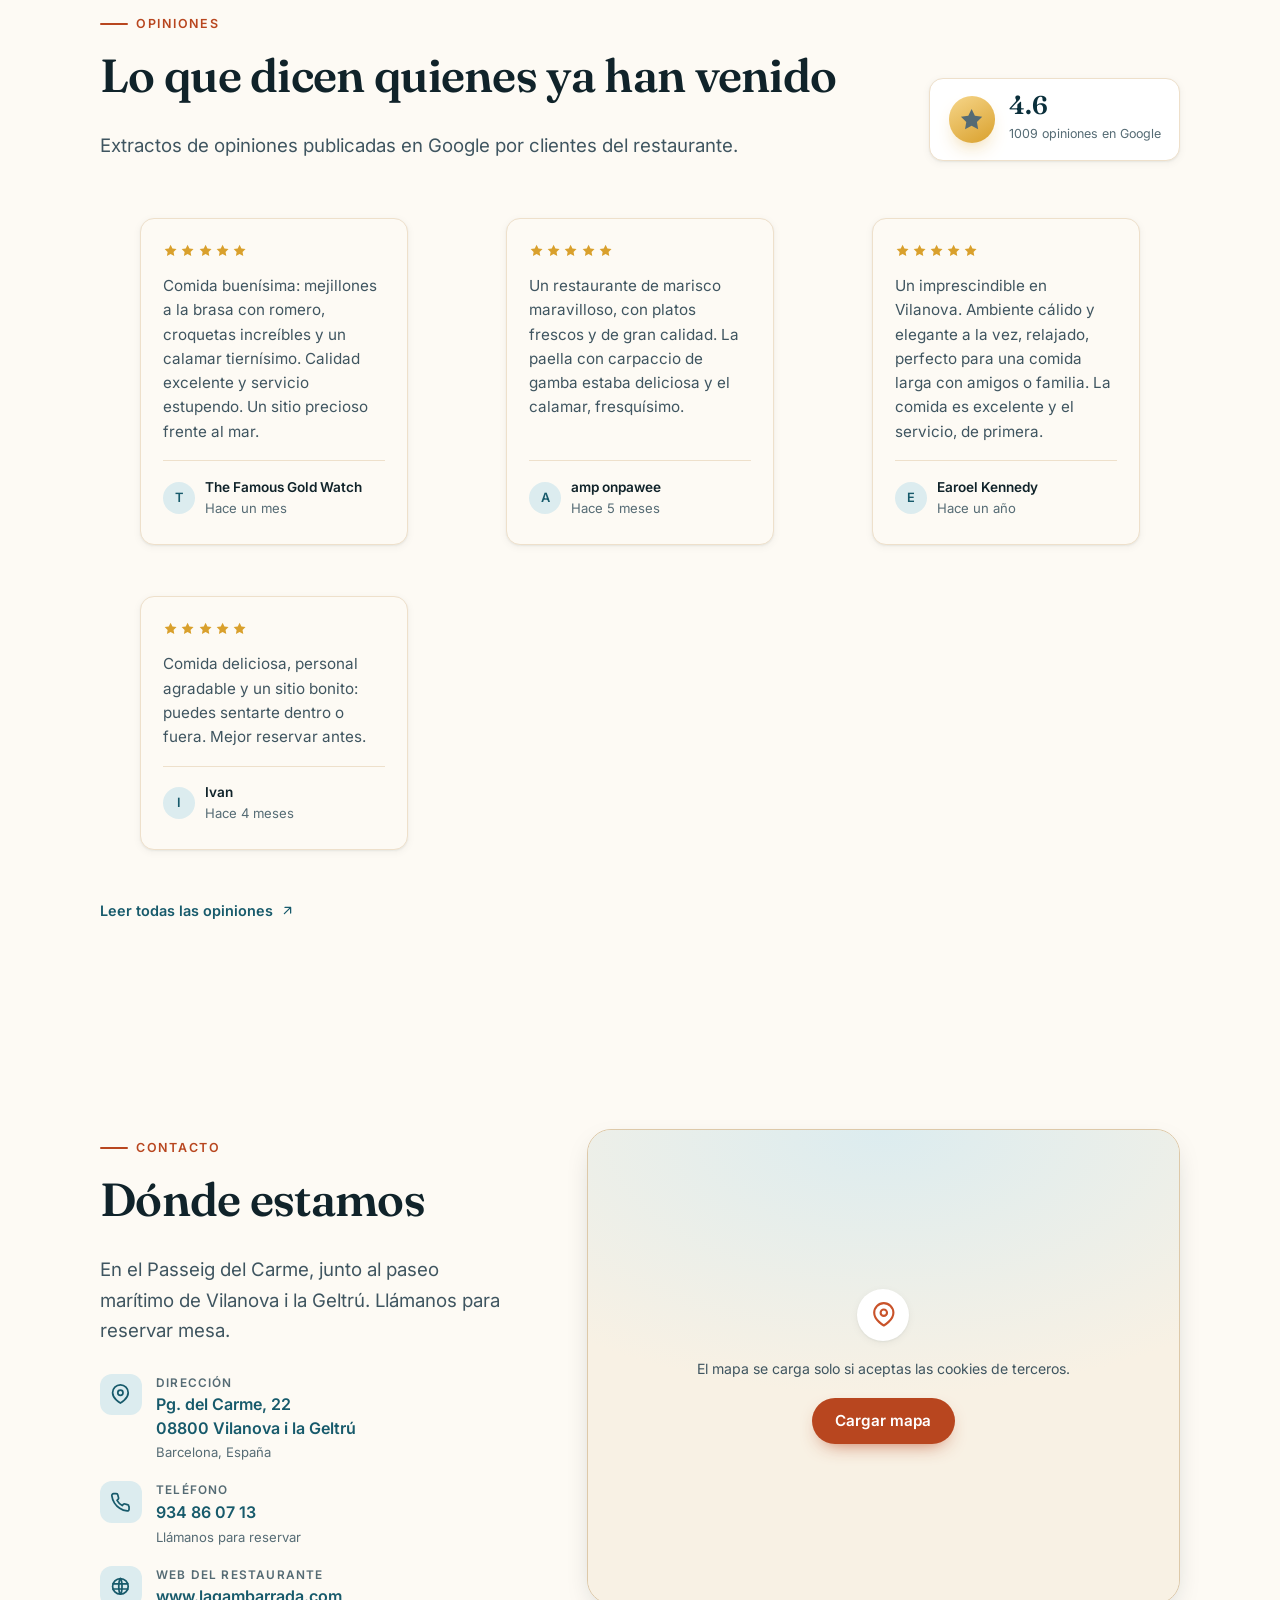
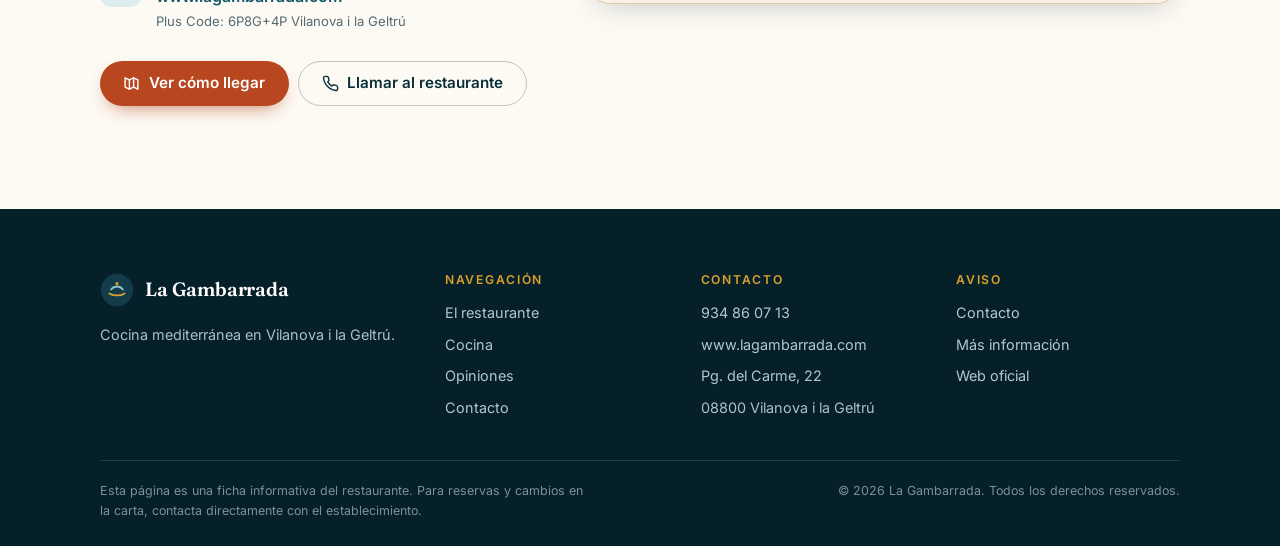
<file: es/index.html>
<!DOCTYPE html>
<html lang="es" dir="ltr">
<head>
<meta charset="utf-8">
<meta name="viewport" content="width=device-width, initial-scale=1">
<title>La Gambarrada · Restaurante mediterráneo en Vilanova i la Geltrú</title>
<meta name="description" content="Cocina mediterránea y de mar en el Passeig del Carme, 22, Vilanova i la Geltrú. Pescado fresco, arroces y tapas frente al mar. Reserva por teléfono: 934 86 07 13.">
<meta name="author" content="La Gambarrada">
<meta name="theme-color" content="#0a2f3b">
<meta name="robots" content="index, follow">
<link rel="canonical" href="https://lagambarrada.vilanovailageltru.info/es/">

<meta property="og:type" content="restaurant">
<meta property="og:site_name" content="La Gambarrada">
<meta property="og:title" content="La Gambarrada · Restaurante mediterráneo en Vilanova i la Geltrú">
<meta property="og:description" content="Cocina mediterránea y de mar en el Passeig del Carme, 22, Vilanova i la Geltrú. Pescado fresco, arroces y tapas frente al mar. Reserva por teléfono: 934 86 07 13.">
<meta property="og:locale" content="es_ES">
<meta property="og:url" content="https://lagambarrada.vilanovailageltru.info/es/">
<meta property="og:image" content="https://lagambarrada.vilanovailageltru.info/assets/img/og-image.jpg">
<meta property="og:image:width" content="1200">
<meta property="og:image:height" content="630">
<meta property="og:image:alt" content="La Gambarrada, restaurante mediterráneo en Vilanova i la Geltrú">
<meta name="twitter:card" content="summary_large_image">
<meta name="twitter:title" content="La Gambarrada · Restaurante mediterráneo en Vilanova i la Geltrú">
<meta name="twitter:description" content="Cocina mediterránea y de mar en el Passeig del Carme, 22, Vilanova i la Geltrú. Pescado fresco, arroces y tapas frente al mar. Reserva por teléfono: 934 86 07 13.">
<meta name="twitter:image" content="https://lagambarrada.vilanovailageltru.info/assets/img/og-image.jpg">


<link rel="alternate" hreflang="ca-ES" href="https://lagambarrada.vilanovailageltru.info/">

<link rel="alternate" hreflang="es-ES" href="https://lagambarrada.vilanovailageltru.info/es/">

<link rel="alternate" hreflang="en-GB" href="https://lagambarrada.vilanovailageltru.info/en/">

<link rel="alternate" hreflang="x-default" href="https://lagambarrada.vilanovailageltru.info/">


<link rel="icon" href="../assets/img/favicon.svg" type="image/svg+xml">
<link rel="apple-touch-icon" href="../assets/img/apple-touch-icon.png">
<link rel="manifest" href="../site.webmanifest">
<link rel="preload" href="../assets/fonts/fraunces-latin.woff2" as="font" type="font/woff2" crossorigin>
<link rel="preload" href="../assets/fonts/inter-latin.woff2" as="font" type="font/woff2" crossorigin>
<link rel="stylesheet" href="../assets/css/components.css">

<script>
  /* Google Analytics 4 with consent mode. Goes in <head> of every generated page,
     before any other script. Nothing is fetched from Google until the visitor
     accepts, and storage stays denied by default even if the tag loads elsewhere. */
  (function () {
    var ID = 'G-71LT2Q093H';
    var KEY = 'cookie-consent-v1';
    var accepted = false;
    try { accepted = localStorage.getItem(KEY) === 'accepted'; } catch (e) {}

    window.dataLayer = window.dataLayer || [];
    window.gtag = function () { window.dataLayer.push(arguments); };
    gtag('js', new Date());

    gtag('consent', 'default', {
      ad_storage: 'denied',
      ad_user_data: 'denied',
      ad_personalization: 'denied',
      analytics_storage: 'denied'
    });

    function load() {
      if (window.__gaLoaded) return;
      window.__gaLoaded = true;
      var s = document.createElement('script');
      s.async = true;
      s.src = 'https://www.googletagmanager.com/gtag/js?id=' + ID;
      document.head.appendChild(s);
      gtag('config', ID);
    }

    function grant() {
      load();
      gtag('consent', 'update', {
        ad_storage: 'granted',
        ad_user_data: 'granted',
        ad_personalization: 'granted',
        analytics_storage: 'granted'
      });
    }

    /* The cookie banner calls this from BOTH buttons; nothing touches Google before it runs. */
    window.__analyticsConsent = function (isAccepted) {
      try { localStorage.setItem(KEY, isAccepted ? 'accepted' : 'essential'); } catch (e) {}
      if (isAccepted) grant();
    };

    if (accepted) grant();
  })();
</script>
<link rel="stylesheet" href="../assets/css/header-tools.css">
<link rel="stylesheet" href="../assets/css/styles.css">
<link rel="stylesheet" href="../assets/css/offer-panel.css">

<script type="application/ld+json">
{
  "@context": "https://schema.org",
  "@type": "Restaurant",
  "@id": "https://lagambarrada.vilanovailageltru.info/#business",
  "name": "Restaurant La Gambarrada",
  "url": "https://lagambarrada.vilanovailageltru.info",
  "image": "https://lagambarrada.vilanovailageltru.info/assets/img/og-image.jpg",
  "telephone": "+34934860713",
  "address": {
    "@type": "PostalAddress",
    "streetAddress": "Pg. del Carme, 22",
    "postalCode": "08800",
    "addressLocality": "Vilanova i la Geltrú",
    "addressRegion": "Barcelona",
    "addressCountry": "ES"
  },
  "geo": {
    "@type": "GeoCoordinates",
    "latitude": 41.2153657,
    "longitude": 1.7267949
  },
  "hasMap": "https://maps.google.com/?cid=2712153289287698489",
  "inLanguage": "es",
  "servesCuisine": [
    "Mediterranean",
    "Spanish",
    "Tapas",
    "European"
  ],
  "priceRange": "€€",
  "sameAs": [
    "https://www.lagambarrada.com/"
  ],
  "acceptsReservations": "https://schema.org/True",
  "aggregateRating": {
    "@type": "AggregateRating",
    "ratingValue": 4.6,
    "reviewCount": 1009,
    "bestRating": 5,
    "worstRating": 1
  }
}
</script>
</head>
<body>
<a class="skip-link" href="#main">Ir al contenido principal</a>

<div class="topbar">
  <div class="wrap topbar__inner">
    <p class="topbar__note">
      <svg viewBox="0 0 24 24" width="14" height="14" fill="none" stroke="currentColor" stroke-width="2" stroke-linecap="round" stroke-linejoin="round" aria-hidden="true"><path d="M21 10c0 7-9 12-9 12S3 17 3 10a9 9 0 0 1 18 0Z"/><circle cx="12" cy="10" r="3"/></svg>
      Pg. del Carme, 22 · Vilanova i la Geltrú
    </p>
    <nav class="langs" aria-label="Cambiar de idioma">
      
      <a class="langs__link" href="../" hreflang="ca" lang="ca">
        <span class="langs__flag" aria-hidden="true"><svg viewBox="0 0 24 16"><rect width="24" height="16" fill="#fcdd09"/><g fill="#da121a"><rect y="1.7778" width="24" height="1.7778"/><rect y="5.3334" width="24" height="1.7778"/><rect y="8.889" width="24" height="1.7778"/><rect y="12.4446" width="24" height="1.7778"/></g></svg></span>
        <span class="langs__code">ca</span>
        <span class="sr-only">Català</span>
      </a>
      
      <a class="langs__link" href="../es/" hreflang="es" lang="es" aria-current="true">
        <span class="langs__flag" aria-hidden="true"><svg viewBox="0 0 24 16"><rect width="24" height="16" fill="#c60b1e"/><rect y="4" width="24" height="8" fill="#ffc400"/></svg></span>
        <span class="langs__code">es</span>
        <span class="sr-only">Español</span>
      </a>
      
      <a class="langs__link" href="../en/" hreflang="en" lang="en">
        <span class="langs__flag" aria-hidden="true"><svg viewBox="0 0 24 16"><rect width="24" height="16" fill="#00247d"/><path d="M0 0 24 16M24 0 0 16" stroke="#fff" stroke-width="3.2"/><path d="M0 0 24 16M24 0 0 16" stroke="#cf142b" stroke-width="1.6"/><path d="M12 0v16M0 8h24" stroke="#fff" stroke-width="5.2"/><path d="M12 0v16M0 8h24" stroke="#cf142b" stroke-width="3"/></svg></span>
        <span class="langs__code">en</span>
        <span class="sr-only">English</span>
      </a>
      
    </nav>
  </div>
</div>

<header class="header">
  <div class="wrap header__inner">
    <a class="brand" href="../" aria-label="La Gambarrada — Vilanova i la Geltrú">
      <svg class="brand__mark" viewBox="0 0 40 40" width="38" height="38" aria-hidden="true">
        <circle cx="20" cy="20" r="19" fill="#0a2f3b"/>
        <path d="M11 24c2.6 1.6 5.2 2.4 9 2.4s6.4-.8 9-2.4" stroke="#d9a02c" stroke-width="2.1" fill="none" stroke-linecap="round"/>
        <path d="M13 19.5c1.8-2.4 4-3.6 7-3.6s5.2 1.2 7 3.6" stroke="#8fc4cf" stroke-width="2.1" fill="none" stroke-linecap="round"/>
        <circle cx="20" cy="12.4" r="1.9" fill="#d9a02c"/>
      </svg>
      <span class="brand__text">
        <span class="brand__name">La Gambarrada</span>
        <span class="brand__sub">Vilanova i la Geltrú</span>
      </span>
    </a>
    <nav class="nav" id="site-nav" data-open="false" aria-label="Navegación principal">
      <ul class="nav__list">
        <li><a class="nav__link" href="#about">El restaurante</a></li>
        <li><a class="nav__link" href="#menu">Cocina</a></li>
        <li><a class="nav__link" href="#reviews">Opiniones</a></li>
        <li><a class="nav__link" href="#contact">Contacto</a></li>
      </ul>
    </nav>
    <button class="nav-toggle" type="button" aria-expanded="false" aria-controls="site-nav" aria-label="Abrir menú de navegación">
      <svg viewBox="0 0 24 24" width="22" height="22" fill="none" stroke="currentColor" stroke-width="2" stroke-linecap="round" aria-hidden="true"><path d="M4 7h16M4 12h16M4 17h16"/></svg>
    </button>
  </div>
</header>

<main id="main">

  <section class="hero" aria-labelledby="hero-title">
    <img class="hero__art" src="../assets/img/hero.svg" alt="" width="1600" height="1000" fetchpriority="high" decoding="async" aria-hidden="true">
    <div class="wrap hero__inner">
      <div class="hero__copy">
        <p class="eyebrow hero__eyebrow">Vilanova i la Geltrú · Passeig del Carme</p>
        <h1 class="hero__title" id="hero-title">Cocina de mar, brasa y memoria mediterránea</h1>
        <p class="hero__subtitle">Un restaurante de barrio junto al paseo, donde el pescado llega fresco y el fuego hace el resto. Arroces, tapas y platos para compartir sin prisa.</p>
        <div class="hero__actions">
          <a class="btn btn--primary" href="https://www.google.com/maps/dir/?api=1&amp;destination=41.2153657,1.7267949" target="_blank" rel="noopener">
            <svg viewBox="0 0 24 24" width="18" height="18" fill="none" stroke="currentColor" stroke-width="2" stroke-linecap="round" stroke-linejoin="round" aria-hidden="true"><path d="M9 20 3 17V4l6 3 6-3 6 3v13l-6-3-6 3Z"/><path d="M9 7v13M15 4v13"/></svg>
            Ver cómo llegar
          </a>
          <a class="btn btn--light" href="tel:+34934860713">
            <svg viewBox="0 0 24 24" width="18" height="18" fill="none" stroke="currentColor" stroke-width="2" stroke-linecap="round" stroke-linejoin="round" aria-hidden="true"><path d="M22 16.9v3a2 2 0 0 1-2.2 2 19.8 19.8 0 0 1-8.6-3.1 19.5 19.5 0 0 1-6-6A19.8 19.8 0 0 1 2.1 4.2 2 2 0 0 1 4.1 2h3a2 2 0 0 1 2 1.7c.1.9.4 1.8.7 2.6a2 2 0 0 1-.5 2.1L8.1 9.6a16 16 0 0 0 6 6l1.2-1.2a2 2 0 0 1 2.1-.5c.8.3 1.7.6 2.6.7a2 2 0 0 1 1.7 2.1Z"/></svg>
            934 86 07 13
          </a>
        </div>
      </div>
      <div class="hero__aside">
        
        <div class="hero__card">
          <div class="rating">
            <span class="rating__star" aria-hidden="true">
              <svg viewBox="0 0 24 24" fill="currentColor"><path d="M12 2.6l2.9 5.9 6.5.95-4.7 4.6 1.1 6.45L12 17.4l-5.8 3.1 1.1-6.45-4.7-4.6 6.5-.95L12 2.6Z"/></svg>
            </span>
            <div>
              <span class="rating__value">4.6</span>
              <span class="rating__label">valoración media</span>
              <span class="rating__count">
                <svg viewBox="0 0 24 24" width="14" height="14" fill="none" stroke="currentColor" stroke-width="2" stroke-linecap="round" stroke-linejoin="round" aria-hidden="true"><path d="M20 21a8 8 0 0 0-16 0"/><circle cx="12" cy="8" r="4"/></svg>
                1009 opiniones
              </span>
            </div>
          </div>
          <ul class="hero__cardList">
            <li>
              <svg viewBox="0 0 24 24" width="17" height="17" fill="none" stroke="currentColor" stroke-width="2" stroke-linecap="round" stroke-linejoin="round" aria-hidden="true"><path d="M3 21h18"/><path d="M5 21V8l7-5 7 5v13"/><path d="M10 21v-6h4v6"/></svg>
              <span>Cocina a la brasa de leña y pescado fresco de lonja</span>
            </li>
            <li>
              <svg viewBox="0 0 24 24" width="17" height="17" fill="none" stroke="currentColor" stroke-width="2" stroke-linecap="round" stroke-linejoin="round" aria-hidden="true"><path d="M2 12s3.5-6 10-6 10 6 10 6-3.5 6-10 6-10-6-10-6Z"/><circle cx="12" cy="12" r="2.5"/></svg>
              <span>Terraza exterior junto al paseo marítimo</span>
            </li>
            <li>
              <svg viewBox="0 0 24 24" width="17" height="17" fill="none" stroke="currentColor" stroke-width="2" stroke-linecap="round" stroke-linejoin="round" aria-hidden="true"><path d="M12 3c3 4 6 6.6 6 10a6 6 0 0 1-12 0c0-3.4 3-6 6-10Z"/></svg>
              <span>Pago con tarjeta y espacio accesible</span>
            </li>
          </ul>
          <a class="hero__cardLink" href="https://maps.google.com/?cid=2712153289287698489" target="_blank" rel="noopener">
            Ver ficha en Google
            <svg viewBox="0 0 24 24" width="14" height="14" fill="none" stroke="currentColor" stroke-width="2" stroke-linecap="round" stroke-linejoin="round" aria-hidden="true"><path d="M7 17 17 7M8 7h9v9"/></svg>
          </a>
        </div>
      </div>
    </div>
  </section>

  <section class="section story" id="about" aria-labelledby="about-title">
    <div class="wrap">
      <div class="about__grid">
        <div class="about__copy reveal">
          <p class="eyebrow">El restaurante</p>
          <h2 class="h2" id="about-title">Un clásico marinero de Vilanova</h2>
          <p class="lead">La Gambarrada es una casa de comidas mediterránea en el Passeig del Carme, a dos pasos del puerto. Producto de temporada, brasa de leña y una carta que mira al mar.</p>
          <p>La cocina parte de lo que trae la lonja: mejillones a la brasa con romero, chipirones, arroces de marisco y pescado de roca. La mano en la brasa y el punto exacto del caldo son la seña de la casa.</p>
          <p>El comedor es luminoso y relajado, con mesas fuera para los días de sol. Sirve igual de bien para una comida larga en familia que para una cena con amigos.</p>
        </div>
        <div class="reveal">
          <dl class="stats">
            <div class="stat">
              <dt class="stat__label">Valoración</dt>
              <dd class="stat__value">
                4.6
                <svg viewBox="0 0 24 24" fill="currentColor" aria-hidden="true"><path d="M12 2.6l2.9 5.9 6.5.95-4.7 4.6 1.1 6.45L12 17.4l-5.8 3.1 1.1-6.45-4.7-4.6 6.5-.95L12 2.6Z"/></svg>
              </dd>
              <p class="stat__label">en Google</p>
            </div>
            <div class="stat">
              <dt class="stat__label">Opiniones</dt>
              <dd class="stat__value">1009</dd>
              <p class="stat__label">opiniones verificadas</p>
            </div>
            <div class="stat">
              <dt class="stat__label">Cocina</dt>
              <dd class="stat__value">Mediterránea</dd>
              <p class="stat__label">cocina de mar</p>
            </div>
            <div class="stat">
              <dt class="stat__label">Ubicación</dt>
              <dd class="stat__value">Vilanova i la Geltrú</dd>
              <p class="stat__label">junto al paseo</p>
            </div>
          </dl>
        </div>
      </div>
    </div>
  </section>

  <section class="section practical" id="features" aria-labelledby="features-title">
    <div class="wrap">
      <div class="reveal">
        <p class="eyebrow">Servicios</p>
        <h2 class="h2" id="features-title">Todo lo que necesitas saber antes de venir</h2>
      </div>
      <ul class="cards">
        
        <li class="card reveal">
          <span class="card__icon" aria-hidden="true"><svg viewBox="0 0 24 24" fill="none" stroke="currentColor" stroke-width="1.8" stroke-linecap="round" stroke-linejoin="round" aria-hidden="true"><path d="M4 3v8a3 3 0 0 0 6 0V3"/><path d="M7 11v10"/><path d="M17 3c-1.4 1.6-2 3.4-2 5.5S16 12 17 13v8"/></svg></span>
          <h3>Comer en el local</h3>
          <p>Servicio en sala y en la terraza del paseo.</p>
        </li>
        
        <li class="card reveal">
          <span class="card__icon" aria-hidden="true"><svg viewBox="0 0 24 24" fill="none" stroke="currentColor" stroke-width="1.8" stroke-linecap="round" stroke-linejoin="round" aria-hidden="true"><rect x="3" y="5" width="18" height="16" rx="2"/><path d="M8 3v4M16 3v4M3 11h18"/><path d="m9.5 16 1.8 1.8 3.4-3.6"/></svg></span>
          <h3>Se recomienda reservar</h3>
          <p>Acepta reservas, sobre todo para fines de semana y grupos.</p>
        </li>
        
        <li class="card reveal">
          <span class="card__icon" aria-hidden="true"><svg viewBox="0 0 24 24" fill="none" stroke="currentColor" stroke-width="1.8" stroke-linecap="round" stroke-linejoin="round" aria-hidden="true"><path d="M12 3v3"/><path d="M4 21h16"/><path d="M12 21V9"/><path d="M12 9 6 15h12L12 9Z"/></svg></span>
          <h3>Terraza exterior</h3>
          <p>Mesas al aire libre frente al mar, con sombra.</p>
        </li>
        
        <li class="card reveal">
          <span class="card__icon" aria-hidden="true"><svg viewBox="0 0 24 24" fill="none" stroke="currentColor" stroke-width="1.8" stroke-linecap="round" stroke-linejoin="round" aria-hidden="true"><circle cx="9" cy="8" r="3.2"/><path d="M2.5 20a6.5 6.5 0 0 1 13 0"/><path d="M16 5.2a3.2 3.2 0 0 1 0 5.6"/><path d="M17.5 14.4A5.6 5.6 0 0 1 21.5 20"/></svg></span>
          <h3>Ideal para grupos</h3>
          <p>Mesas grandes y platos para compartir en el centro.</p>
        </li>
        
        <li class="card reveal">
          <span class="card__icon" aria-hidden="true"><svg viewBox="0 0 24 24" fill="none" stroke="currentColor" stroke-width="1.8" stroke-linecap="round" stroke-linejoin="round" aria-hidden="true"><circle cx="12" cy="7" r="4"/><path d="M5.5 21a6.5 6.5 0 0 1 13 0"/><path d="M9 7h.01M15 7h.01"/><path d="M10 9.5c1.2.9 2.8.9 4 0"/></svg></span>
          <h3>Apto para familias</h3>
          <p>Ambiente tranquilo, también para comer con niños.</p>
        </li>
        
        <li class="card reveal">
          <span class="card__icon" aria-hidden="true"><svg viewBox="0 0 24 24" fill="none" stroke="currentColor" stroke-width="1.8" stroke-linecap="round" stroke-linejoin="round" aria-hidden="true"><path d="M6 10h12l-1.2 8.2A2 2 0 0 1 14.8 20H9.2a2 2 0 0 1-2-1.8L6 10Z"/><path d="M8 10a4 4 0 0 1 8 0"/><path d="M12 6V4"/></svg></span>
          <h3>Postres y café</h3>
          <p>Postres caseros para cerrar la comida y buen café.</p>
        </li>
        
        <li class="card reveal">
          <span class="card__icon" aria-hidden="true"><svg viewBox="0 0 24 24" fill="none" stroke="currentColor" stroke-width="1.8" stroke-linecap="round" stroke-linejoin="round" aria-hidden="true"><rect x="2" y="5" width="20" height="14" rx="2.5"/><path d="M2 10h20"/><path d="M6 15h4"/></svg></span>
          <h3>Pago con tarjeta</h3>
          <p>Tarjeta de crédito y débito, pago sin contacto y efectivo.</p>
        </li>
        
        <li class="card reveal">
          <span class="card__icon" aria-hidden="true"><svg viewBox="0 0 24 24" fill="none" stroke="currentColor" stroke-width="1.8" stroke-linecap="round" stroke-linejoin="round" aria-hidden="true"><circle cx="12" cy="4.5" r="1.6"/><path d="M12 8v5h4"/><path d="M12 13a4.6 4.6 0 1 0 4.3 6.3"/><path d="M17.5 15.5h3.5"/></svg></span>
          <h3>Accesible</h3>
          <p>Entrada, asientos y aseo adaptados para silla de ruedas.</p>
        </li>
        
        <li class="card reveal">
          <span class="card__icon" aria-hidden="true"><svg viewBox="0 0 24 24" fill="none" stroke="currentColor" stroke-width="1.8" stroke-linecap="round" stroke-linejoin="round" aria-hidden="true"><rect x="3" y="3" width="18" height="18" rx="4"/><path d="M9.5 17V7.5h3.2a3 3 0 0 1 0 6H9.5"/></svg></span>
          <h3>Aparcamiento cerca</h3>
          <p>Aparcamiento de pago en el paseo y zona azul en la calle.</p>
        </li>
        
      </ul>
    </div>
  </section>

  <section class="section section--sea kitchen" id="menu" aria-labelledby="menu-title">
    <div class="wrap">
      <div class="reveal">
        <p class="eyebrow">Cocina</p>
        <h2 class="h2" id="menu-title">Lo que sale de la brasa</h2>
        <p class="lead">La carta cambia con la temporada y con lo que entra en la lonja. Estos son los platos por los que más se conoce la casa.</p>
      </div>
      <ul class="menu-grid">
        
        <li class="dish reveal">
          <h3>Mejillones a la brasa con romero</h3>
          <p>Al fuego de leña, con romero y un buen pan para mojar.</p>
        </li>
        
        <li class="dish reveal">
          <h3>Croquetas de la casa</h3>
          <p>Cremosas por dentro, crujientes por fuera. Nunca sobran.</p>
        </li>
        
        <li class="dish reveal">
          <h3>Chipirones y calamar</h3>
          <p>Frescos, en su punto, apenas marcados por la brasa.</p>
        </li>
        
        <li class="dish reveal">
          <h3>Arroces de marisco</h3>
          <p>Paella y arroces caldosos con producto de la lonja.</p>
        </li>
        
        <li class="dish reveal">
          <h3>Tapas y para picar</h3>
          <p>La manera más fácil de probar media carta sin decidir.</p>
        </li>
        
        <li class="dish reveal">
          <h3>Carpaccio de gamba</h3>
          <p>Frío, fino y con aceite bueno. Un clásico de la casa.</p>
        </li>
        
      </ul>
      <p class="menu-note">
        <svg viewBox="0 0 24 24" width="18" height="18" fill="none" stroke="currentColor" stroke-width="2" stroke-linecap="round" stroke-linejoin="round" aria-hidden="true"><circle cx="12" cy="12" r="9"/><path d="M12 8h.01M11 12h1v4h1"/></svg>
        Sin precio ni horarios en esta página: confirma disponibilidad y mesa por teléfono.
      </p>
    </div>
  </section>

  <section class="section guestvoices" id="reviews" aria-labelledby="reviews-title">
    <div class="wrap">
      <div class="reviews__head reveal">
        <div>
          <p class="eyebrow">Opiniones</p>
          <h2 class="h2" id="reviews-title">Lo que dicen quienes ya han venido</h2>
          <p class="lead">Extractos de opiniones publicadas en Google por clientes del restaurante.</p>
        </div>
        <div class="reviews__score">
          <span class="rating__star" aria-hidden="true">
            <svg viewBox="0 0 24 24" fill="currentColor"><path d="M12 2.6l2.9 5.9 6.5.95-4.7 4.6 1.1 6.45L12 17.4l-5.8 3.1 1.1-6.45-4.7-4.6 6.5-.95L12 2.6Z"/></svg>
          </span>
          <div>
            <b>4.6</b>
            <span>1009 opiniones en Google</span>
          </div>
        </div>
      </div>
      <div class="quotes">
        
        <figure class="quote reveal">
          <div class="quote__stars" aria-label="5 de 5 estrellas">
            <svg viewBox="0 0 24 24" fill="currentColor" aria-hidden="true"><path d="M12 2.6l2.9 5.9 6.5.95-4.7 4.6 1.1 6.45L12 17.4l-5.8 3.1 1.1-6.45-4.7-4.6 6.5-.95L12 2.6Z"/></svg><svg viewBox="0 0 24 24" fill="currentColor" aria-hidden="true"><path d="M12 2.6l2.9 5.9 6.5.95-4.7 4.6 1.1 6.45L12 17.4l-5.8 3.1 1.1-6.45-4.7-4.6 6.5-.95L12 2.6Z"/></svg><svg viewBox="0 0 24 24" fill="currentColor" aria-hidden="true"><path d="M12 2.6l2.9 5.9 6.5.95-4.7 4.6 1.1 6.45L12 17.4l-5.8 3.1 1.1-6.45-4.7-4.6 6.5-.95L12 2.6Z"/></svg><svg viewBox="0 0 24 24" fill="currentColor" aria-hidden="true"><path d="M12 2.6l2.9 5.9 6.5.95-4.7 4.6 1.1 6.45L12 17.4l-5.8 3.1 1.1-6.45-4.7-4.6 6.5-.95L12 2.6Z"/></svg><svg viewBox="0 0 24 24" fill="currentColor" aria-hidden="true"><path d="M12 2.6l2.9 5.9 6.5.95-4.7 4.6 1.1 6.45L12 17.4l-5.8 3.1 1.1-6.45-4.7-4.6 6.5-.95L12 2.6Z"/></svg>
          </div>
          <blockquote><p>Comida buenísima: mejillones a la brasa con romero, croquetas increíbles y un calamar tiernísimo. Calidad excelente y servicio estupendo. Un sitio precioso frente al mar.</p></blockquote>
          <figcaption>
            <span class="quote__avatar" aria-hidden="true">T</span>
            <span>
              <strong>The Famous Gold Watch</strong>
              Hace un mes
            </span>
          </figcaption>
        </figure>
        
        <figure class="quote reveal">
          <div class="quote__stars" aria-label="5 de 5 estrellas">
            <svg viewBox="0 0 24 24" fill="currentColor" aria-hidden="true"><path d="M12 2.6l2.9 5.9 6.5.95-4.7 4.6 1.1 6.45L12 17.4l-5.8 3.1 1.1-6.45-4.7-4.6 6.5-.95L12 2.6Z"/></svg><svg viewBox="0 0 24 24" fill="currentColor" aria-hidden="true"><path d="M12 2.6l2.9 5.9 6.5.95-4.7 4.6 1.1 6.45L12 17.4l-5.8 3.1 1.1-6.45-4.7-4.6 6.5-.95L12 2.6Z"/></svg><svg viewBox="0 0 24 24" fill="currentColor" aria-hidden="true"><path d="M12 2.6l2.9 5.9 6.5.95-4.7 4.6 1.1 6.45L12 17.4l-5.8 3.1 1.1-6.45-4.7-4.6 6.5-.95L12 2.6Z"/></svg><svg viewBox="0 0 24 24" fill="currentColor" aria-hidden="true"><path d="M12 2.6l2.9 5.9 6.5.95-4.7 4.6 1.1 6.45L12 17.4l-5.8 3.1 1.1-6.45-4.7-4.6 6.5-.95L12 2.6Z"/></svg><svg viewBox="0 0 24 24" fill="currentColor" aria-hidden="true"><path d="M12 2.6l2.9 5.9 6.5.95-4.7 4.6 1.1 6.45L12 17.4l-5.8 3.1 1.1-6.45-4.7-4.6 6.5-.95L12 2.6Z"/></svg>
          </div>
          <blockquote><p>Un restaurante de marisco maravilloso, con platos frescos y de gran calidad. La paella con carpaccio de gamba estaba deliciosa y el calamar, fresquísimo.</p></blockquote>
          <figcaption>
            <span class="quote__avatar" aria-hidden="true">A</span>
            <span>
              <strong>amp onpawee</strong>
              Hace 5 meses
            </span>
          </figcaption>
        </figure>
        
        <figure class="quote reveal">
          <div class="quote__stars" aria-label="5 de 5 estrellas">
            <svg viewBox="0 0 24 24" fill="currentColor" aria-hidden="true"><path d="M12 2.6l2.9 5.9 6.5.95-4.7 4.6 1.1 6.45L12 17.4l-5.8 3.1 1.1-6.45-4.7-4.6 6.5-.95L12 2.6Z"/></svg><svg viewBox="0 0 24 24" fill="currentColor" aria-hidden="true"><path d="M12 2.6l2.9 5.9 6.5.95-4.7 4.6 1.1 6.45L12 17.4l-5.8 3.1 1.1-6.45-4.7-4.6 6.5-.95L12 2.6Z"/></svg><svg viewBox="0 0 24 24" fill="currentColor" aria-hidden="true"><path d="M12 2.6l2.9 5.9 6.5.95-4.7 4.6 1.1 6.45L12 17.4l-5.8 3.1 1.1-6.45-4.7-4.6 6.5-.95L12 2.6Z"/></svg><svg viewBox="0 0 24 24" fill="currentColor" aria-hidden="true"><path d="M12 2.6l2.9 5.9 6.5.95-4.7 4.6 1.1 6.45L12 17.4l-5.8 3.1 1.1-6.45-4.7-4.6 6.5-.95L12 2.6Z"/></svg><svg viewBox="0 0 24 24" fill="currentColor" aria-hidden="true"><path d="M12 2.6l2.9 5.9 6.5.95-4.7 4.6 1.1 6.45L12 17.4l-5.8 3.1 1.1-6.45-4.7-4.6 6.5-.95L12 2.6Z"/></svg>
          </div>
          <blockquote><p>Un imprescindible en Vilanova. Ambiente cálido y elegante a la vez, relajado, perfecto para una comida larga con amigos o familia. La comida es excelente y el servicio, de primera.</p></blockquote>
          <figcaption>
            <span class="quote__avatar" aria-hidden="true">E</span>
            <span>
              <strong>Earoel Kennedy</strong>
              Hace un año
            </span>
          </figcaption>
        </figure>
        
        <figure class="quote reveal">
          <div class="quote__stars" aria-label="5 de 5 estrellas">
            <svg viewBox="0 0 24 24" fill="currentColor" aria-hidden="true"><path d="M12 2.6l2.9 5.9 6.5.95-4.7 4.6 1.1 6.45L12 17.4l-5.8 3.1 1.1-6.45-4.7-4.6 6.5-.95L12 2.6Z"/></svg><svg viewBox="0 0 24 24" fill="currentColor" aria-hidden="true"><path d="M12 2.6l2.9 5.9 6.5.95-4.7 4.6 1.1 6.45L12 17.4l-5.8 3.1 1.1-6.45-4.7-4.6 6.5-.95L12 2.6Z"/></svg><svg viewBox="0 0 24 24" fill="currentColor" aria-hidden="true"><path d="M12 2.6l2.9 5.9 6.5.95-4.7 4.6 1.1 6.45L12 17.4l-5.8 3.1 1.1-6.45-4.7-4.6 6.5-.95L12 2.6Z"/></svg><svg viewBox="0 0 24 24" fill="currentColor" aria-hidden="true"><path d="M12 2.6l2.9 5.9 6.5.95-4.7 4.6 1.1 6.45L12 17.4l-5.8 3.1 1.1-6.45-4.7-4.6 6.5-.95L12 2.6Z"/></svg><svg viewBox="0 0 24 24" fill="currentColor" aria-hidden="true"><path d="M12 2.6l2.9 5.9 6.5.95-4.7 4.6 1.1 6.45L12 17.4l-5.8 3.1 1.1-6.45-4.7-4.6 6.5-.95L12 2.6Z"/></svg>
          </div>
          <blockquote><p>Comida deliciosa, personal agradable y un sitio bonito: puedes sentarte dentro o fuera. Mejor reservar antes.</p></blockquote>
          <figcaption>
            <span class="quote__avatar" aria-hidden="true">I</span>
            <span>
              <strong>Ivan</strong>
              Hace 4 meses
            </span>
          </figcaption>
        </figure>
        
      </div>
      <a class="reviews__all" href="https://www.google.com/maps/place//data=!4m4!3m3!1s0x12a387115aeea807:0x25a3810c08668839!9m1!1b1" target="_blank" rel="noopener">
        Leer todas las opiniones
        <svg viewBox="0 0 24 24" width="15" height="15" fill="none" stroke="currentColor" stroke-width="2" stroke-linecap="round" stroke-linejoin="round" aria-hidden="true"><path d="M7 17 17 7M8 7h9v9"/></svg>
      </a>
    </div>
  </section>

  <section class="section location" id="contact" aria-labelledby="contact-title">
    <div class="wrap">
      <div class="contact__grid">
        <div class="reveal">
          <p class="eyebrow">Contacto</p>
          <h2 class="h2" id="contact-title">Dónde estamos</h2>
          <p class="lead">En el Passeig del Carme, junto al paseo marítimo de Vilanova i la Geltrú. Llámanos para reservar mesa.</p>

          <div class="contact-list">
            <div class="contact-item">
              <span class="contact-item__icon" aria-hidden="true">
                <svg viewBox="0 0 24 24" fill="none" stroke="currentColor" stroke-width="2" stroke-linecap="round" stroke-linejoin="round"><path d="M21 10c0 7-9 12-9 12S3 17 3 10a9 9 0 0 1 18 0Z"/><circle cx="12" cy="10" r="3"/></svg>
              </span>
              <div>
                <div class="contact-item__label">Dirección</div>
                <div class="contact-item__value">
                  <a href="https://www.google.com/maps/dir/?api=1&amp;destination=41.2153657,1.7267949" target="_blank" rel="noopener">Pg. del Carme, 22<br>08800 Vilanova i la Geltrú</a>
                </div>
                <div class="contact-item__meta">Barcelona, España</div>
              </div>
            </div>

            <div class="contact-item">
              <span class="contact-item__icon" aria-hidden="true">
                <svg viewBox="0 0 24 24" fill="none" stroke="currentColor" stroke-width="2" stroke-linecap="round" stroke-linejoin="round"><path d="M22 16.9v3a2 2 0 0 1-2.2 2 19.8 19.8 0 0 1-8.6-3.1 19.5 19.5 0 0 1-6-6A19.8 19.8 0 0 1 2.1 4.2 2 2 0 0 1 4.1 2h3a2 2 0 0 1 2 1.7c.1.9.4 1.8.7 2.6a2 2 0 0 1-.5 2.1L8.1 9.6a16 16 0 0 0 6 6l1.2-1.2a2 2 0 0 1 2.1-.5c.8.3 1.7.6 2.6.7a2 2 0 0 1 1.7 2.1Z"/></svg>
              </span>
              <div>
                <div class="contact-item__label">Teléfono</div>
                <div class="contact-item__value"><a href="tel:+34934860713">934 86 07 13</a></div>
                <div class="contact-item__meta">Llámanos para reservar</div>
              </div>
            </div>

            <div class="contact-item">
              <span class="contact-item__icon" aria-hidden="true">
                <svg viewBox="0 0 24 24" fill="none" stroke="currentColor" stroke-width="2" stroke-linecap="round" stroke-linejoin="round"><circle cx="12" cy="12" r="9"/><path d="M3.5 9h17M3.5 15h17"/><path d="M12 3c2.5 3 2.5 15 0 18M12 3c-2.5 3-2.5 15 0 18"/></svg>
              </span>
              <div>
                <div class="contact-item__label">Web del restaurante</div>
                <div class="contact-item__value"><a href="https://www.lagambarrada.com/" target="_blank" rel="noopener nofollow">www.lagambarrada.com</a></div>
                <div class="contact-item__meta">Plus Code: 6P8G+4P Vilanova i la Geltrú</div>
              </div>
            </div>
          </div>

          <div class="contact__actions">
            <a class="btn btn--primary" href="https://www.google.com/maps/dir/?api=1&amp;destination=41.2153657,1.7267949" target="_blank" rel="noopener">
              <svg viewBox="0 0 24 24" width="17" height="17" fill="none" stroke="currentColor" stroke-width="2" stroke-linecap="round" stroke-linejoin="round" aria-hidden="true"><path d="M9 20 3 17V4l6 3 6-3 6 3v13l-6-3-6 3Z"/><path d="M9 7v13M15 4v13"/></svg>
              Ver cómo llegar
            </a>
            <a class="btn btn--ghost" href="tel:+34934860713">
              <svg viewBox="0 0 24 24" width="17" height="17" fill="none" stroke="currentColor" stroke-width="2" stroke-linecap="round" stroke-linejoin="round" aria-hidden="true"><path d="M22 16.9v3a2 2 0 0 1-2.2 2 19.8 19.8 0 0 1-8.6-3.1 19.5 19.5 0 0 1-6-6A19.8 19.8 0 0 1 2.1 4.2 2 2 0 0 1 4.1 2h3a2 2 0 0 1 2 1.7c.1.9.4 1.8.7 2.6a2 2 0 0 1-.5 2.1L8.1 9.6a16 16 0 0 0 6 6l1.2-1.2a2 2 0 0 1 2.1-.5c.8.3 1.7.6 2.6.7a2 2 0 0 1 1.7 2.1Z"/></svg>
              Llamar al restaurante
            </a>
          </div>
        </div>

        <div class="map-shell" id="map-shell" data-map-loaded="false">
          <div class="map-placeholder">
            <div class="map-placeholder__inner">
              <span class="map-placeholder__pin" aria-hidden="true">
                <svg viewBox="0 0 24 24" fill="none" stroke="currentColor" stroke-width="2" stroke-linecap="round" stroke-linejoin="round"><path d="M21 10c0 7-9 12-9 12S3 17 3 10a9 9 0 0 1 18 0Z"/><circle cx="12" cy="10" r="3"/></svg>
              </span>
              <p>El mapa se carga solo si aceptas las cookies de terceros.</p>
              <button class="btn btn--primary" type="button" data-map-load>Cargar mapa</button>
            </div>
          </div>
          <template id="map-template">
            <iframe title="Mapa con la ubicación de La Gambarrada en Vilanova i la Geltrú" src="https://www.google.com/maps?q=41.2153657,1.7267949&amp;hl=es&amp;z=16&amp;output=embed" width="600" height="480" loading="lazy" referrerpolicy="no-referrer-when-downgrade" allowfullscreen></iframe>
          </template>
        </div>
      </div>
    </div>
  </section>

</main>

<footer class="footer">
  <div class="wrap">
    <div class="footer__grid">
      <div>
        <a class="brand" href="../">
          <svg class="brand__mark" viewBox="0 0 40 40" width="34" height="34" aria-hidden="true">
            <circle cx="20" cy="20" r="19" fill="#123c4a"/>
            <path d="M11 24c2.6 1.6 5.2 2.4 9 2.4s6.4-.8 9-2.4" stroke="#d9a02c" stroke-width="2.1" fill="none" stroke-linecap="round"/>
            <path d="M13 19.5c1.8-2.4 4-3.6 7-3.6s5.2 1.2 7 3.6" stroke="#8fc4cf" stroke-width="2.1" fill="none" stroke-linecap="round"/>
            <circle cx="20" cy="12.4" r="1.9" fill="#d9a02c"/>
          </svg>
          <span class="brand__text"><span class="brand__name">La Gambarrada</span></span>
        </a>
        <p>Cocina mediterránea en Vilanova i la Geltrú.</p>
      </div>
      <div>
        <h2>Navegación</h2>
        <ul>
          <li><a href="#about">El restaurante</a></li>
          <li><a href="#menu">Cocina</a></li>
          <li><a href="#reviews">Opiniones</a></li>
          <li><a href="#contact">Contacto</a></li>
        </ul>
      </div>
      <div>
        <h2>Contacto</h2>
        <ul>
          <li><a href="tel:+34934860713">934 86 07 13</a></li>
          <li><a href="https://www.lagambarrada.com/" target="_blank" rel="noopener nofollow">www.lagambarrada.com</a></li>
          <li><a href="https://www.google.com/maps/dir/?api=1&amp;destination=41.2153657,1.7267949" target="_blank" rel="noopener">Pg. del Carme, 22</a></li>
          <li>08800 Vilanova i la Geltrú</li>
        </ul>
      </div>
      <div>
        <h2>Aviso</h2>
        <ul>
          <li><a href="#contact">Contacto</a></li>
          <li><a href="#" data-cookie-open>Más información</a></li>
          <li><a href="https://www.lagambarrada.com/" target="_blank" rel="noopener nofollow">Web oficial</a></li>
        </ul>
      </div>
    </div>
    <div class="footer__legal">
      <p>Esta página es una ficha informativa del restaurante. Para reservas y cambios en la carta, contacta directamente con el establecimiento.</p>
      <p>© <span id="year">2026</span> La Gambarrada. Todos los derechos reservados.</p>
    </div>
  </div>
</footer>

<div class="cookiebar" id="cookiebar" role="region" aria-label="Más información" data-visible="false">
  <p>Usamos solo cookies técnicas necesarias para que la web funcione. Si cargas el mapa de Google, aceptas las cookies de terceros de Google Maps.</p>
  <div class="cookiebar__actions">
    <button class="btn cookiebar__reject" type="button" data-cookie="essential">Solo esenciales</button>
    <button class="btn cookiebar__accept" type="button" data-cookie="accept">Aceptar</button>
  </div>
</div>

<script src="../assets/js/components.js" defer></script>
<script src="../assets/js/main.js" defer></script>

<script type="application/json" id="sm-offer-config">{"offerEnds":"2027-02-25","offerEndsLabel":"25 de febrero de 2027","buyUrl":"","offerEmail":"","phoneE164":"+34934860713","copy":{"kicker":"Esta web todavía no es tuya","title":"Ya está hecha. Solo falta que sea tuya.","lead":"Este sitio ya está en línea y funcionando. Lo hemos hecho para tu negocio sin que tuvieras que hacer nada; lo mantenemos en línea tres meses para que lo veas con calma.","features":["Tres idiomas","Hecho para el móvil","Preparado para Google y para los asistentes de IA","Opiniones reales"],"priceYear":"120 € al año + IVA","priceMonth":"10 € al mes","priceNote":"Lo único que tienes que hacer es pagar. El resto ya está hecho.","until":"En línea hasta el","days":"Quedan {n} días","cta":"Quiero la web","buy":"Quiero la web","buyPhone":"Llama y quédate con ella","contact":"Habla con nosotros","call":"Llámanos","close":"Cerrar","pill":"Esta web todavía no es tuya","foot":"Si no la quieres, la retiramos al terminar el periodo. Sin compromiso."}}</script>
<script src="../assets/js/offer-panel.js" defer></script>

<script src="../assets/js/header-tools.js" defer></script>
</body>
</html>
</file>
<file: assets/css/components.css>
/* ==========================================================================
   Shared UI components — the canonical source for every generated site.
   Repo: yourdataweb/site-components
   Vendored into each site at assets/css/components.css and pinned by
   src/components.lock (sha256). Do not edit the copy inside a site: change
   this file, bump VERSION, and re-run scripts/sync-shared.mjs everywhere.

   Each site sets only the custom properties; the rules stay identical, so a
   fix here reaches every site instead of drifting into eight variants.
   ========================================================================== */

/* ---------- visually hidden, but readable by assistive tech ---------- */
.sr-only {
  position: absolute;
  width: 1px;
  height: 1px;
  padding: 0;
  margin: -1px;
  overflow: hidden;
  clip: rect(0 0 0 0);
  white-space: nowrap;
  border: 0;
}

/* ---------- skip link ---------- */
.skip-link {
  position: absolute;
  left: -9999px;
  top: 0;
  z-index: 100;
  padding: .75rem 1.25rem;
  border-radius: 0 0 6px 0;
  background: var(--shared-ink, #10222a);
  color: #fff;
  text-decoration: none;
}
.skip-link:focus { left: 0; }

/* ---------- language switch ----------
   Site overrides, set in its own :root:
     --langs-bg --langs-border --langs-ink --langs-active-bg --langs-active-ink
   Geometry is fixed on purpose: a flags-only variant made the pill narrower
   than the flag plus its padding, so the active background bled past the flag,
   and a per-site height meant the bar never aligned with the button beside it.
   -------------------------------------------------------------------------- */
.langs {
  display: inline-flex;
  align-items: center;
  gap: 2px;
  height: 32px;
  padding: 0 3px;
  border: 1px solid var(--langs-border, #d8dee2);
  border-radius: 999px;
  background: var(--langs-bg, #fff);
  box-sizing: border-box;
}
.langs__link {
  display: inline-flex;
  align-items: center;
  justify-content: center;
  gap: 6px;
  height: 26px;
  padding: 0 9px;
  border-radius: 999px;
  text-decoration: none;
  line-height: 1;
  color: var(--langs-ink, #40565f);
  transition: background-color .15s ease, color .15s ease;
}
.langs__link:hover { background: rgba(0, 0, 0, .06); }
.langs__link[aria-current="true"] {
  background: var(--langs-active-bg, #0e2f3d);
  color: var(--langs-active-ink, #fff);
}
.langs__link[aria-current="true"]:hover { background: var(--langs-active-bg, #0e2f3d); }

/* The flag markup is a bare <svg> with only a viewBox, so it sizes itself and
   would overflow the pill; the box is a hard size that clips it. */
.langs__flag {
  display: block;
  flex: none;
  width: 20px;
  height: 13px;
  border-radius: 2px;
  overflow: hidden;
  box-shadow: 0 0 0 1px rgba(0, 0, 0, .12);
}
.langs__flag svg {
  display: block;
  width: 20px;
  height: 13px;
}
.langs__code {
  font-size: .72rem;
  font-weight: 600;
  letter-spacing: .05em;
  text-transform: uppercase;
}

@media (max-width: 420px) {
  .langs { height: 30px; }
  .langs__link { height: 24px; padding: 0 7px; gap: 5px; }
  .langs__code { font-size: .68rem; }
}

/* ---------- reveal on scroll ----------
   Only hidden when the script has marked the document: with JS blocked the
   content stays visible instead of every block sitting at opacity 0. */
html.js .reveal {
  opacity: 0;
  transform: translateY(16px);
  transition: opacity .55s ease, transform .55s cubic-bezier(.22, 1, .36, 1);
}
html.js .reveal.is-visible { opacity: 1; transform: none; }
@media (prefers-reduced-motion: reduce) {
  html.js .reveal { opacity: 1; transform: none; transition: none; }
}

/* ---------- invariants ----------
   Restated last so a site's own stylesheet cannot quietly change them. The
   earlier language-switch bugs came from per-site geometry, not from colour. */
.langs {
  height: 32px;
  padding: 0 3px;
  gap: 2px;
  border-radius: 999px;
  border: 1px solid var(--langs-border, #d8dee2);
  background: var(--langs-bg, #fff);
  box-sizing: border-box;
}
.langs__link { height: 26px; padding: 0 9px; gap: 6px; border-radius: 999px; }
.langs__flag { width: 20px; height: 13px; overflow: hidden; flex: none; }
.langs__flag svg { width: 20px; height: 13px; display: block; }

@media (max-width: 420px) {
  .langs { height: 30px; }
  .langs__link { height: 24px; padding: 0 7px; gap: 5px; }
}
</file>
<file: assets/css/header-tools.css>
/* ==========================================================================
   Shared header toolbar — one row at every width.
   Repo: yourdataweb/site-components
   Vendored into each site at assets/css/header-tools.css and pinned by
   src/components.lock.

   Anatomy this operates on (built by header-tools.js):
     <header ...>
       <div class="wrap">                     existing inner wrapper
         <a class="brand">[mark]<span class="sm-name">Business</span></a>
         <nav id="site-nav">…</nav>           drawer on mobile
         <button class="nav-toggle">…</button>
         <div class="sm-tools">               created by the script
           <nav class="langs">…</nav>
           <button class="nav-toggle">…</button>
         </div>
       </div>
     </header>

   Goal: name, menu button and language switch share one row, vertically centred,
   with real gutters. The name is the only flexible item, so a long business name
   truncates instead of pushing the tools onto a second row.
   ========================================================================== */

/* A header inner that wraps is the original defect: the address line and the
   switch fell onto a second row and the bar grew to twice its height. Once the
   toolbar is in place there is one row by construction, so wrapping is off. */
.has-tools [data-tools] > .wrap,
.has-tools [data-tools] > .shell,
.has-tools [data-tools] > .container,
.has-tools [data-tools][class*="inner"] {
  flex-wrap: nowrap;
}

/* The tools container is the anchor: it sits at the right edge of the bar. */
.sm-tools {
  display: flex;
  align-items: center;
  gap: .5rem;
  /* Never grows; may shrink only as a last resort. The identity owns the flexible
     slot, so the row cannot become wider than the viewport. */
  flex: none;
  max-width: 100%;
  margin-left: auto;
}

/* Anything still marked as "belongs on the bar" is aligned to the same centre line,
   so a switch left outside .sm-tools cannot drift a few pixels off the button. */
.has-tools .langs,
.has-tools .nav-toggle,
.has-tools .navbtn {
  align-self: center;
}

/* The name is the only item allowed to shrink. min-width:0 is what actually lets
   flex truncate instead of overflowing; without it the text refuses to compress
   and shoves the tools off the row. */
.sm-parent-safe {
  min-width: 0;
}

.has-tools .sm-name {
  display: block;
  min-width: 0;
  overflow: hidden;
  text-overflow: ellipsis;
  white-space: nowrap;
}

/* The identity link wraps the mark and the name; it must be able to shrink while
   the mark itself never does. Sites that put `margin-right: auto` on the brand to
   push the switch away are neutralised: the toolbar owns that spacing now, and the
   leftover margin was what made one header 98px tall. */
.has-tools .sm-name {
  /* A long single word ("BRASPAÑA") contributes its full width as min-content and
     forces the row wider. Capping it is what lets the toolbar keep its place. */
  max-width: 100%;
}

.has-tools .brand,
.has-tools .identity,
.has-tools .marchio,
.has-tools .logo,
.has-tools .mark,
.has-tools .sign {
  margin-right: 0;
}
.has-tools .sm-name {
  /* A long single word ("BRASPAÑA") contributes its full width as min-content and
     forces the row wider. Capping it is what lets the toolbar keep its place. */
  max-width: 100%;
}

.has-tools .brand,
.has-tools .identity,
.has-tools .marchio,
.has-tools .logo,
.has-tools .sign {
  flex: 1 1 auto;
  min-width: 0;
}

.has-tools .sm-mark,
.has-tools .brand__mark,
.has-tools .identity__mark,
.has-tools .marchio__mark,
.has-tools .logo__mark,
.has-tools .mark__mark,
.has-tools .sign__mark,
.has-tools .brand-mark {
  flex: none;
}

/* ---------------------------------------------------------------- mobile
   Below the drawer breakpoint the bar carries three things in ~330 px of space:
   prune the name to one line at a smaller size, keep the mark visible, and keep
   the switch on 30 px so it lines up with a 38 px button without dominating. */
@media (max-width: 860px) {
  /* The address strip repeats the footer and the contact block; on a phone it is
     what pushes the bar down and leaves the tools on a second line. */
  .sm-strip-note {
    display: none;
  }

  /* A phone link in the bar is redundant next to a call button in the hero and in
     the contact block, and it is the widest thing in the toolbar. Drop it before
     it costs the business its name. */
  .sm-tools .head-phone,
  .sm-tools .topbar__tel,
  .sm-tools .header-phone {
    display: none;
  }

  .has-tools .brand__sub,
  .has-tools .identity__sub,
  .has-tools .marchio__sub,
  .has-tools .logo__sub,
  .has-tools .mark__sub,
  .has-tools .sign__sub,
  .has-tools .brand-sub {
    display: none;
  }

  .has-tools .sm-name {
    font-size: 1rem;
    line-height: 1.2;
  }

  .sm-tools {
    gap: .4rem;
  }
}

/* Very narrow: the mark plus a 6-character name plus two controls is the floor.
   Tighten gutters rather than dropping the language switch — a visitor with a
   phone is exactly who needs it. */
@media (max-width: 380px) {
  .sm-tools {
    gap: .3rem;
  }
  .has-tools .sm-name {
    font-size: .92rem;
  }
}
</file>
<file: assets/css/styles.css>
/* ==========================================================================
   La Gambarrada — styles
   Palette: deep sea, sun-bleached sand, ember
   ========================================================================== */

@font-face {
  font-family: "Fraunces";
  font-style: normal;
  font-weight: 400 700;
  font-display: swap;
  src: url("../fonts/fraunces-latin.woff2") format("woff2");
  unicode-range: U+0000-00FF, U+0131, U+0152-0153, U+02BB-02BC, U+02C6, U+02DA,
    U+02DC, U+2000-206F, U+2074, U+20AC, U+2122, U+2191, U+2193, U+2212, U+2215,
    U+FEFF, U+FFFD;
}
@font-face {
  font-family: "Fraunces";
  font-style: normal;
  font-weight: 400 700;
  font-display: swap;
  src: url("../fonts/fraunces-latin-ext.woff2") format("woff2");
  unicode-range: U+0100-02BA, U+02BD-02C5, U+02C7-02CC, U+02CE-02D7, U+02DD-02FF,
    U+0304, U+0308, U+0329, U+1D00-1DBF, U+1E00-1E9F, U+1EF2-1EFF, U+2020,
    U+20A0-20AB, U+20AD-20C0, U+2113, U+2C60-2C7F, U+A720-A7FF;
}
@font-face {
  font-family: "Inter";
  font-style: normal;
  font-weight: 400 600;
  font-display: swap;
  src: url("../fonts/inter-latin.woff2") format("woff2");
  unicode-range: U+0000-00FF, U+0131, U+0152-0153, U+02BB-02BC, U+02C6, U+02DA,
    U+02DC, U+2000-206F, U+2074, U+20AC, U+2122, U+2191, U+2193, U+2212, U+2215,
    U+FEFF, U+FFFD;
}
@font-face {
  font-family: "Inter";
  font-style: normal;
  font-weight: 400 600;
  font-display: swap;
  src: url("../fonts/inter-latin-ext.woff2") format("woff2");
  unicode-range: U+0100-02BA, U+02BD-02C5, U+02C7-02CC, U+02CE-02D7, U+02DD-02FF,
    U+0304, U+0308, U+0329, U+1D00-1DBF, U+1E00-1E9F, U+1EF2-1EFF, U+2020,
    U+20A0-20AB, U+20AD-20C0, U+2113, U+2C60-2C7F, U+A720-A7FF;
}

:root {
  --sea-950: #06202a;
  --sea-900: #0a2f3b;
  --sea-800: #0f3f4d;
  --sea-700: #175a6b;
  --sea-500: #2b8ba1;
  --sea-300: #8fc4cf;
  --sea-100: #dcecef;

  --sand-50: #fdfaf4;
  --sand-100: #f8f1e4;
  --sand-200: #eee0cb;
  --sand-300: #ddc9a9;

  --ember-600: #b8461f;
  --ember-500: #c9532a;
  --ember-100: #fbe7dc;

  --gold-500: #d9a02c;

  --ink: #10232a;
  --ink-soft: #3f5560;
  --ink-mute: #556b74;

  --radius-sm: 8px;
  --radius: 14px;
  --radius-lg: 24px;
  --shadow-sm: 0 1px 2px rgba(6, 32, 42, .06), 0 2px 8px rgba(6, 32, 42, .05);
  --shadow: 0 10px 30px -12px rgba(6, 32, 42, .28);
  --shadow-lg: 0 30px 60px -30px rgba(6, 32, 42, .45);

  --wrap: 1160px;
  --pad: clamp(1rem, 4vw, 2.5rem);
  --section-y: clamp(3.5rem, 8vw, 6.5rem);

  --font-display: "Fraunces", Georgia, "Times New Roman", serif;
  --font-sans: "Inter", -apple-system, BlinkMacSystemFont, "Segoe UI", Roboto,
    Helvetica, Arial, sans-serif;

  color-scheme: light;
}

/* ---------- reset ---------- */
*,
*::before,
*::after { box-sizing: border-box; }

html {
  -webkit-text-size-adjust: 100%;
  scroll-behavior: smooth;
  scroll-padding-top: 5rem;
}

body {
  margin: 0;
  background: var(--sand-50);
  color: var(--ink);
  font-family: var(--font-sans);
  font-size: 1.0625rem;
  line-height: 1.65;
  -webkit-font-smoothing: antialiased;
  text-rendering: optimizeLegibility;
  overflow-x: hidden;
}

img, svg, iframe { max-width: 100%; }
img { height: auto; display: block; }

h1, h2, h3, h4 {
  font-family: var(--font-display);
  font-weight: 600;
  line-height: 1.12;
  letter-spacing: -0.015em;
  margin: 0 0 .5em;
  text-wrap: balance;
}

p { margin: 0 0 1em; text-wrap: pretty; }
p:last-child { margin-bottom: 0; }

a { color: var(--sea-700); }
a:hover { color: var(--ember-600); }

ul { margin: 0; padding: 0; list-style: none; }

:where(a, button, summary, iframe, input):focus-visible {
  outline: 3px solid var(--sea-500);
  outline-offset: 3px;
  border-radius: 4px;
}

::selection { background: var(--sea-300); color: var(--sea-950); }

/* ---------- layout helpers ---------- */
.wrap {
  width: 100%;
  max-width: var(--wrap);
  margin-inline: auto;
  padding-inline: var(--pad);
}

.section { padding-block: var(--section-y); position: relative; }
.section--sand { background: var(--sand-100); }
.section--sea { background: var(--sea-900); color: var(--sand-100); }

.eyebrow {
  display: inline-flex;
  align-items: center;
  gap: .5rem;
  font-size: .78rem;
  font-weight: 600;
  letter-spacing: .14em;
  text-transform: uppercase;
  color: var(--ember-600);
  margin: 0 0 1rem;
}
.eyebrow::before {
  content: "";
  width: 1.75rem;
  height: 2px;
  background: currentColor;
  border-radius: 2px;
}
.section--sea .eyebrow { color: var(--gold-500); }

.h2 {
  font-size: clamp(1.75rem, 1.15rem + 2.4vw, 2.9rem);
  margin-bottom: .6em;
}
.lead {
  font-size: clamp(1.02rem, .96rem + .3vw, 1.16rem);
  color: var(--ink-soft);
  max-width: 60ch;
}
.section--sea .lead { color: var(--sea-100); }

.skip-link {
  position: absolute;
  left: -9999px;
  top: 0;
  z-index: 100;
  background: var(--sea-900);
  color: #fff;
  padding: .75rem 1.25rem;
  border-radius: 0 0 var(--radius-sm) 0;
  text-decoration: none;
}
.skip-link:focus { left: 0; }

.sr-only {
  position: absolute;
  width: 1px; height: 1px;
  padding: 0; margin: -1px;
  overflow: hidden;
  clip: rect(0 0 0 0);
  white-space: nowrap;
  border: 0;
}

/* ---------- topbar ---------- */
.topbar {
  background: var(--sea-950);
  color: var(--sea-100);
  font-size: .8rem;
}
.topbar__inner {
  display: flex;
  align-items: center;
  justify-content: space-between;
  gap: 1rem;
  min-height: 2.5rem;
  flex-wrap: wrap;
}
.topbar__note {
  display: inline-flex;
  align-items: center;
  gap: .5rem;
  margin: 0;
  color: var(--sea-300);
}
.topbar__note svg { flex: none; }

/* ---------- header ---------- */
.header {
  position: sticky;
  top: 0;
  z-index: 50;
  background: rgba(253, 250, 244, .92);
  backdrop-filter: blur(12px);
  border-bottom: 1px solid var(--sand-200);
}
.header__inner {
  display: flex;
  align-items: center;
  gap: 1rem;
  min-height: 4.25rem;
}
.brand {
  display: inline-flex;
  align-items: center;
  gap: .7rem;
  text-decoration: none;
  color: var(--sea-900);
  margin-right: auto;
  min-width: 0;
}
.brand:hover { color: var(--sea-900); }
.brand__mark { flex: none; }
.brand__text {
  display: flex;
  flex-direction: column;
  line-height: 1.1;
  min-width: 0;
}
.brand__name {
  font-family: var(--font-display);
  font-size: 1.2rem;
  font-weight: 600;
  letter-spacing: -.01em;
  white-space: nowrap;
}
.brand__sub {
  font-size: .68rem;
  letter-spacing: .12em;
  text-transform: uppercase;
  color: var(--ink-mute);
  white-space: nowrap;
}

.nav { display: flex; }
.nav__list {
  display: flex;
  align-items: center;
  gap: .35rem;
}
.nav__link {
  display: block;
  padding: .5rem .8rem;
  border-radius: 999px;
  text-decoration: none;
  color: var(--ink-soft);
  font-size: .93rem;
  font-weight: 500;
  white-space: nowrap;
}
.nav__link:hover { background: var(--sand-200); color: var(--sea-900); }

.nav-toggle {
  display: none;
  align-items: center;
  justify-content: center;
  width: 2.75rem;
  height: 2.75rem;
  border: 1px solid var(--sand-300);
  border-radius: var(--radius-sm);
  background: transparent;
  color: var(--sea-900);
  cursor: pointer;
}
.nav-toggle:hover { background: var(--sand-200); }

/* ---------- language switch ---------- */

/* ---------- buttons ---------- */
.btn {
  display: inline-flex;
  align-items: center;
  justify-content: center;
  gap: .55rem;
  padding: .8rem 1.4rem;
  border-radius: 999px;
  border: 1.5px solid transparent;
  font-family: var(--font-sans);
  font-size: .95rem;
  font-weight: 600;
  line-height: 1.2;
  text-decoration: none;
  cursor: pointer;
  transition: transform .18s ease, background-color .18s ease,
    border-color .18s ease, color .18s ease, box-shadow .18s ease;
}
.btn svg { flex: none; }
.btn:hover { transform: translateY(-1px); }

.btn--primary {
  background: var(--ember-600);
  color: #fff;
  box-shadow: 0 8px 20px -10px rgba(184, 70, 31, .9);
}
.btn--primary:hover { background: var(--ember-600); color: #fff; }

.btn--ghost {
  background: transparent;
  border-color: rgba(6, 32, 42, .25);
  color: var(--sea-900);
}
.btn--ghost:hover {
  background: rgba(6, 32, 42, .06);
  border-color: rgba(6, 32, 42, .4);
  color: var(--sea-900);
}

.btn--light {
  background: rgba(255, 255, 255, .1);
  border-color: rgba(255, 255, 255, .35);
  color: #fff;
}
.btn--light:hover { background: rgba(255, 255, 255, .2); color: #fff; }

/* ---------- hero ---------- */
.hero {
  position: relative;
  background: var(--sea-900);
  color: var(--sand-100);
  overflow: hidden;
  isolation: isolate;
}
.hero__art {
  position: absolute;
  inset: 0;
  z-index: -1;
  width: 100%;
  height: 100%;
  object-fit: cover;
  object-position: 62% 55%;
}
.hero::after {
  content: "";
  position: absolute;
  inset: 0;
  z-index: -1;
  background:
    linear-gradient(105deg, rgba(6, 32, 42, .93) 0%, rgba(6, 32, 42, .78) 42%, rgba(6, 32, 42, .38) 78%, rgba(6, 32, 42, .55) 100%);
}
.hero__inner {
  display: grid;
  grid-template-columns: minmax(0, 1.05fr) minmax(0, .95fr);
  gap: clamp(1.5rem, 4vw, 3.5rem);
  align-items: center;
  padding-block: clamp(3rem, 7vw, 6rem);
  min-height: min(78vh, 40rem);
}
.hero__eyebrow {
  color: var(--gold-500);
  margin-bottom: 1.1rem;
}
.hero__title {
  font-size: clamp(2.1rem, 1.2rem + 4.4vw, 4.1rem);
  line-height: 1.03;
  letter-spacing: -.025em;
  margin-bottom: .8rem;
  color: #fff;
}
.hero__subtitle {
  font-size: clamp(1rem, .95rem + .4vw, 1.18rem);
  color: rgba(253, 250, 244, .86);
  max-width: 46ch;
  margin-bottom: 1.8rem;
}
.hero__actions {
  display: flex;
  flex-wrap: wrap;
  gap: .7rem;
  align-items: center;
}
.hero__aside {
  display: flex;
  flex-direction: column;
  align-items: stretch;
  gap: 1rem;
  justify-content: flex-end;
}

/* real business photo: top half, always credited (Google requires the attribution) */
.hero__photo {
  margin: 0;
  position: relative;
  border-radius: var(--radius-lg);
  overflow: hidden;
  border: 1px solid rgba(255, 255, 255, .28);
  box-shadow: var(--shadow-lg);
  background: var(--sea-800);
}
.hero__photo img {
  display: block;
  width: 100%;
  height: clamp(13rem, 26vh, 20rem);
  object-fit: cover;
  object-position: center;
}
.hero__photo figcaption {
  position: absolute;
  inset: auto 0 0 0;
  padding: .45rem .7rem;
  font-size: .68rem;
  line-height: 1.35;
  color: rgba(253, 250, 244, .92);
  background: linear-gradient(to top, rgba(6, 32, 42, .88), rgba(6, 32, 42, 0));
  text-align: right;
}
.hero__photo figcaption a {
  color: rgba(253, 250, 244, .92);
  text-decoration: underline;
  text-underline-offset: 2px;
}
.hero__photo figcaption a:hover { color: #fff; }
.hero__card {
  width: min(100%, 22rem);
  background: rgba(253, 250, 244, .96);
  color: var(--ink);
  border-radius: var(--radius-lg);
  padding: 1.5rem 1.6rem;
  box-shadow: var(--shadow-lg);
  border: 1px solid rgba(255, 255, 255, .6);
  backdrop-filter: blur(6px);
}
.rating {
  display: flex;
  align-items: center;
  gap: 1rem;
  padding-bottom: 1.1rem;
  margin-bottom: 1.1rem;
  border-bottom: 1px dashed var(--sand-300);
}
.rating__star {
  flex: none;
  width: 4.25rem;
  height: 4.25rem;
  border-radius: 50%;
  display: grid;
  place-items: center;
  background: linear-gradient(150deg, #f6d68a, var(--gold-500));
  color: #fff;
  box-shadow: 0 10px 22px -12px rgba(217, 160, 44, .95);
}
.rating__star svg { width: 2.4rem; height: 2.4rem; }
.rating__value {
  font-family: var(--font-display);
  font-size: 2.1rem;
  font-weight: 600;
  line-height: 1;
  letter-spacing: -.02em;
  display: block;
}
.rating__label {
  display: block;
  font-size: .82rem;
  color: var(--ink-mute);
  margin-top: .3rem;
}
.rating__count {
  display: inline-flex;
  align-items: center;
  gap: .35rem;
  margin-top: .55rem;
  font-size: .84rem;
  font-weight: 600;
  color: var(--sea-700);
}
.hero__cardList { display: grid; gap: .7rem; }
.hero__cardList li {
  display: flex;
  align-items: flex-start;
  gap: .65rem;
  font-size: .92rem;
  color: var(--ink-soft);
  line-height: 1.45;
}
.hero__cardList svg {
  flex: none;
  margin-top: .18rem;
  color: var(--sea-500);
}
.hero__cardLink {
  display: inline-flex;
  align-items: center;
  gap: .4rem;
  margin-top: 1.15rem;
  font-size: .87rem;
  font-weight: 600;
  text-decoration: none;
  color: var(--sea-700);
}
.hero__cardLink:hover { text-decoration: underline; }

/* ---------- about ---------- */
.about__grid {
  display: grid;
  grid-template-columns: minmax(0, 1.1fr) minmax(0, .9fr);
  gap: clamp(1.75rem, 5vw, 4rem);
  align-items: start;
}
.about__copy p { color: var(--ink-soft); }
.stats {
  display: grid;
  grid-template-columns: repeat(2, minmax(0, 1fr));
  gap: 1px;
  background: var(--sand-300);
  border-radius: var(--radius);
  overflow: hidden;
  box-shadow: var(--shadow-sm);
}
.stat {
  background: var(--sand-50);
  padding: 1.25rem 1.15rem;
}
.stat__value {
  font-family: var(--font-display);
  font-size: 1.65rem;
  font-weight: 600;
  color: var(--sea-900);
  line-height: 1.1;
  display: flex;
  align-items: baseline;
  gap: .3rem;
}
.stat__value svg { width: 1.05rem; height: 1.05rem; color: var(--gold-500); }
.stat__label {
  font-size: .8rem;
  color: var(--ink-mute);
  margin-top: .35rem;
}

/* ---------- features ---------- */
.cards {
  display: grid;
  grid-template-columns: repeat(auto-fit, minmax(min(100%, 15rem), 1fr));
  gap: 1rem;
  margin-top: 2.5rem;
}
.card {
  background: var(--sand-50);
  border: 1px solid var(--sand-200);
  border-radius: var(--radius);
  padding: 1.35rem 1.3rem;
  box-shadow: var(--shadow-sm);
  transition: transform .2s ease, box-shadow .2s ease, border-color .2s ease;
}
.card:hover {
  transform: translateY(-3px);
  box-shadow: var(--shadow);
  border-color: var(--sand-300);
}
.card__icon {
  width: 2.6rem;
  height: 2.6rem;
  border-radius: 12px;
  display: grid;
  place-items: center;
  background: var(--sea-100);
  color: var(--sea-700);
  margin-bottom: .9rem;
}
.card__icon svg { width: 1.35rem; height: 1.35rem; }
.card h3 {
  font-family: var(--font-sans);
  font-size: 1rem;
  font-weight: 600;
  letter-spacing: 0;
  margin-bottom: .35rem;
  color: var(--sea-900);
}
.card p {
  font-size: .9rem;
  color: var(--ink-soft);
  line-height: 1.55;
}

/* ---------- menu ---------- */
.menu-grid {
  display: grid;
  grid-template-columns: repeat(auto-fit, minmax(min(100%, 17rem), 1fr));
  gap: 1.1rem;
  margin-top: 2.5rem;
}
.dish {
  position: relative;
  padding: 1.4rem 1.35rem 1.4rem 1.5rem;
  background: linear-gradient(160deg, rgba(255, 255, 255, .07), rgba(255, 255, 255, .02));
  border: 1px solid rgba(143, 196, 207, .22);
  border-radius: var(--radius);
}
.dish::before {
  content: "";
  position: absolute;
  left: 0;
  top: 1.4rem;
  bottom: 1.4rem;
  width: 3px;
  border-radius: 3px;
  background: var(--gold-500);
  opacity: .8;
}
.dish h3 {
  font-size: 1.1rem;
  margin-bottom: .4rem;
  color: #fff;
}
.dish p {
  font-size: .92rem;
  color: rgba(220, 236, 239, .82);
  line-height: 1.55;
}
.menu-note {
  display: flex;
  align-items: flex-start;
  gap: .6rem;
  margin-top: 2rem;
  padding: .9rem 1.1rem;
  border-radius: var(--radius-sm);
  background: rgba(217, 160, 44, .12);
  border: 1px solid rgba(217, 160, 44, .3);
  font-size: .88rem;
  color: var(--sand-100);
}
.menu-note svg { flex: none; margin-top: .15rem; color: var(--gold-500); }

/* ---------- reviews ---------- */
.reviews__head {
  display: flex;
  flex-wrap: wrap;
  align-items: flex-end;
  justify-content: space-between;
  gap: 1.5rem;
}
.reviews__score {
  display: flex;
  align-items: center;
  gap: .85rem;
  padding: .85rem 1.15rem;
  background: #fff;
  border-radius: var(--radius);
  border: 1px solid var(--sand-200);
  box-shadow: var(--shadow-sm);
  flex: none;
}
.reviews__score .rating__star { width: 2.9rem; height: 2.9rem; }
.reviews__score .rating__star svg { width: 1.7rem; height: 1.7rem; }
.reviews__score b {
  font-family: var(--font-display);
  font-size: 1.6rem;
  font-weight: 600;
  line-height: 1;
  color: var(--sea-900);
  display: block;
}
.reviews__score span {
  font-size: .78rem;
  color: var(--ink-mute);
}
.quotes {
  display: grid;
  grid-template-columns: repeat(auto-fit, minmax(min(100%, 16.5rem), 1fr));
  gap: 1.1rem;
  margin-top: 2.5rem;
}
.quote {
  display: flex;
  flex-direction: column;
  gap: 1rem;
  background: var(--sand-50);
  border: 1px solid var(--sand-200);
  border-radius: var(--radius);
  padding: 1.5rem 1.4rem;
  box-shadow: var(--shadow-sm);
}
.quote__stars {
  display: flex;
  gap: .12rem;
  color: var(--gold-500);
}
.quote__stars svg { width: .95rem; height: .95rem; }
.quote blockquote {
  margin: 0;
  font-size: .95rem;
  line-height: 1.6;
  color: var(--ink-soft);
}
.quote figcaption {
  margin-top: auto;
  padding-top: .9rem;
  border-top: 1px solid var(--sand-200);
  display: flex;
  align-items: center;
  gap: .6rem;
  font-size: .82rem;
  color: var(--ink-mute);
}
.quote__avatar {
  width: 2rem;
  height: 2rem;
  border-radius: 50%;
  display: grid;
  place-items: center;
  background: var(--sea-100);
  color: var(--sea-700);
  font-weight: 600;
  font-size: .8rem;
  flex: none;
}
.quote figcaption strong {
  color: var(--ink);
  font-weight: 600;
  display: block;
  font-size: .85rem;
}
.reviews__all {
  margin-top: 2rem;
  display: inline-flex;
  align-items: center;
  gap: .45rem;
  font-weight: 600;
  font-size: .9rem;
  color: var(--sea-700);
  text-decoration: none;
}
.reviews__all:hover { text-decoration: underline; }

/* ---------- contact ---------- */
.contact__grid {
  display: grid;
  grid-template-columns: minmax(0, .85fr) minmax(0, 1.15fr);
  gap: clamp(1.5rem, 4vw, 3rem);
  align-items: start;
}
.contact-list {
  display: grid;
  gap: 1.1rem;
  margin-top: 1.75rem;
}
.contact-item {
  display: flex;
  align-items: flex-start;
  gap: .9rem;
}
.contact-item__icon {
  flex: none;
  width: 2.6rem;
  height: 2.6rem;
  border-radius: 12px;
  display: grid;
  place-items: center;
  background: var(--sea-100);
  color: var(--sea-700);
}
.contact-item__icon svg { width: 1.3rem; height: 1.3rem; }
.contact-item__label {
  font-size: .74rem;
  letter-spacing: .1em;
  text-transform: uppercase;
  color: var(--ink-mute);
  font-weight: 600;
}
.contact-item__value {
  font-size: 1rem;
  font-weight: 500;
  color: var(--ink);
  line-height: 1.45;
}
.contact-item__value a {
  text-decoration: none;
  color: var(--sea-700);
  font-weight: 600;
}
.contact-item__value a:hover { text-decoration: underline; }
.contact-item__meta {
  font-size: .82rem;
  color: var(--ink-mute);
  margin-top: .15rem;
}
.contact__actions {
  display: flex;
  flex-wrap: wrap;
  gap: .6rem;
  margin-top: 1.75rem;
}
.contact__cta { display: inline-flex; }

.map-shell {
  position: relative;
  border-radius: var(--radius-lg);
  overflow: hidden;
  border: 1px solid var(--sand-300);
  box-shadow: var(--shadow);
  background: var(--sand-100);
  min-height: 22rem;
  aspect-ratio: 4 / 3.2;
}
.map-shell iframe {
  display: block;
  width: 100%;
  height: 100%;
  border: 0;
  filter: saturate(.92);
}
.map-placeholder {
  position: absolute;
  inset: 0;
  display: grid;
  place-items: center;
  text-align: center;
  padding: 2rem 1.5rem;
  background:
    radial-gradient(120% 80% at 50% 0%, var(--sea-100), var(--sand-100) 70%);
  color: var(--ink-soft);
}
.map-placeholder__inner { max-width: 24rem; }
.map-placeholder__pin {
  width: 3.25rem;
  height: 3.25rem;
  margin: 0 auto 1rem;
  border-radius: 50%;
  display: grid;
  place-items: center;
  background: #fff;
  color: var(--ember-500);
  box-shadow: var(--shadow-sm);
}
.map-placeholder__pin svg { width: 1.6rem; height: 1.6rem; }
.map-placeholder p {
  font-size: .88rem;
  margin-bottom: 1.1rem;
}
[data-map-loaded="true"] .map-placeholder { display: none; }

/* ---------- footer ---------- */
.footer {
  background: var(--sea-950);
  color: rgba(220, 236, 239, .78);
  padding-block: clamp(2.5rem, 6vw, 4rem) 1.5rem;
  font-size: .9rem;
}
.footer__grid {
  display: grid;
  grid-template-columns: minmax(0, 1.4fr) repeat(3, minmax(0, 1fr));
  gap: 2rem;
}
.footer .brand { color: #fff; margin: 0 0 1rem; }
.footer .brand__sub { color: var(--sea-300); }
.footer h2, .footer h3 {
  font-family: var(--font-sans);
  font-size: .76rem;
  letter-spacing: .14em;
  text-transform: uppercase;
  color: var(--gold-500);
  margin-bottom: .9rem;
  font-weight: 600;
}
.footer ul { display: grid; gap: .5rem; }
.footer a {
  color: rgba(220, 236, 239, .82);
  text-decoration: none;
}
.footer a:hover { color: #fff; text-decoration: underline; }
.footer__legal {
  margin-top: 2.5rem;
  padding-top: 1.25rem;
  border-top: 1px solid rgba(143, 196, 207, .18);
  display: flex;
  flex-wrap: wrap;
  gap: 1rem;
  justify-content: space-between;
  font-size: .78rem;
  color: rgba(220, 236, 239, .55);
}
.footer__legal p { margin: 0; max-width: 62ch; }

/* ---------- cookie bar ---------- */
.cookiebar {
  position: fixed;
  left: 50%;
  bottom: 1rem;
  transform: translate(-50%, 150%);
  width: min(calc(100% - 1.5rem), 46rem);
  z-index: 90;
  background: #fff;
  border: 1px solid var(--sand-300);
  border-radius: var(--radius);
  box-shadow: var(--shadow-lg);
  padding: 1rem 1.15rem;
  display: flex;
  flex-wrap: wrap;
  align-items: center;
  gap: .75rem 1rem;
  transition: transform .35s cubic-bezier(.22, 1, .36, 1), opacity .3s ease;
  opacity: 0;
  pointer-events: none;
}
.cookiebar[data-visible="true"] {
  transform: translate(-50%, 0);
  opacity: 1;
  pointer-events: auto;
}
.cookiebar p {
  flex: 1 1 16rem;
  margin: 0;
  font-size: .82rem;
  line-height: 1.5;
  color: var(--ink-soft);
}
.cookiebar__actions {
  display: flex;
  gap: .5rem;
  flex: none;
}
.cookiebar .btn {
  padding: .5rem 1rem;
  font-size: .82rem;
}
.cookiebar__accept {
  background: var(--sea-900);
  color: #fff;
  border: 1.5px solid var(--sea-900);
}
.cookiebar__accept:hover { background: var(--sea-800); color: #fff; }
.cookiebar__reject {
  background: transparent;
  color: var(--ink-soft);
  border: 1.5px solid var(--sand-300);
}
.cookiebar__reject:hover { background: var(--sand-100); }

@media (prefers-reduced-motion: reduce) {
  html { scroll-behavior: auto; }
  .reveal { opacity: 1; transform: none; transition: none; }
  .btn:hover, .card:hover { transform: none; }
}

/* ==========================================================================
   Responsive
   ========================================================================== */
@media (max-width: 1024px) {
  .hero__inner { grid-template-columns: 1fr; min-height: 0; padding-block: clamp(2.5rem, 6vw, 4rem); }
  .hero__aside { justify-content: flex-start; }
  .hero__card { width: 100%; max-width: 30rem; }
  .about__grid,
  .contact__grid { grid-template-columns: 1fr; }
  .footer__grid { grid-template-columns: repeat(2, minmax(0, 1fr)); }
}

@media (max-width: 780px) {
  .nav {
    position: fixed;
    inset: 4.25rem 0 auto;
    display: none;
    background: var(--sand-50);
    border-bottom: 1px solid var(--sand-200);
    box-shadow: var(--shadow);
    max-height: calc(100vh - 4.25rem);
    overflow-y: auto;
  }
  .nav[data-open="true"] { display: block; }
  .nav__list {
    flex-direction: column;
    align-items: stretch;
    gap: 0;
    padding: .5rem var(--pad) 1.25rem;
  }
  .nav__link {
    padding: .95rem .5rem;
    border-radius: 0;
    border-bottom: 1px solid var(--sand-200);
    font-size: 1rem;
  }
  .nav-toggle { display: inline-flex; }
  .header__inner { gap: .5rem; }
  .brand__sub { display: none; }
  .langs__link { padding: .35rem .45rem; }
  .langs__code { display: none; }
  .langs__flag { width: 20px; height: 14px; }
}

/* medium band: keep the full nav on tablet widths (~820 px) */
@media (min-width: 781px) and (max-width: 980px) {
  .brand__name { font-size: 1.05rem; }
  .brand__sub { font-size: .6rem; letter-spacing: .08em; }
  .nav__link { padding: .45rem .6rem; font-size: .86rem; }
  .langs__link { padding: .28rem .45rem; }
  .langs__code { display: none; }
}

@media (max-width: 640px) {
  body { font-size: 1rem; }
  .topbar__note { font-size: .72rem; }
  .hero__actions { flex-direction: column; align-items: stretch; }
  .hero__actions .btn { width: 100%; }
  .hero__card { padding: 1.25rem; }
  .stats { grid-template-columns: repeat(2, minmax(0, 1fr)); }
  .stat { padding: 1rem .85rem; }
  .stat__value { font-size: 1.35rem; }
  .reviews__head { flex-direction: column; align-items: flex-start; }
  .footer__grid { grid-template-columns: 1fr; gap: 1.75rem; }
  .map-shell { min-height: 17rem; aspect-ratio: 1 / 1; }
  .cookiebar { bottom: .6rem; padding: .9rem; }
  .cookiebar__actions { width: 100%; }
  .cookiebar__actions .btn { flex: 1; }
}

@media (max-width: 380px) {
  .brand__name { font-size: 1.05rem; }
  .quote { padding: 1.2rem 1.1rem; }
}

/* print (handover card) */
@media print {
  .topbar, .header, .cookiebar, .hero__actions, .contact__actions,
  .reviews__all, .footer__legal { display: none !important; }
  .hero, .section--sea, .footer { background: #fff !important; color: #000 !important; }
  .reveal { opacity: 1 !important; transform: none !important; }
}
</file>
<file: assets/css/offer-panel.css>
/* ==========================================================================
   Offer panel — the conversion surface for a site that is live but unbought.
   Repo: yourdataweb/site-components
   Vendored into each site at assets/css/offer-panel.css and pinned by
   src/components.lock.

   Colour strategy, and why:
   - The site's own accent stays on the site. The panel uses a single high-contrast
     action colour for the primary CTA and nothing else, so the eye has exactly one
     place to go. Two competing accents is the most common reason a dialog gets read
     and not acted on.
   - The primary CTA is the only element on the panel with a filled background. The
     secondary is a quiet outline: it must be findable, not tempting.
   - Urgency is carried by a warm red *only* on the deadline line, never on the CTA.
     A red button reads as error; a red date reads as a deadline.

   The panel is an overlay, never the page: it can be closed and the site content is
   untouched underneath.
   ========================================================================== */

html.sm-offer-open,
html.sm-offer-open body {
  overflow: hidden;
}

/* The cookie notice is a legal surface and must stay reachable while the panel is
   open: a visitor cannot be asked to accept or decline tracking behind a modal. It
   is raised above the backdrop and the panel never covers its bottom edge. */
html.sm-offer-open #cookiebar,
html.sm-offer-open .cookiebar,
html.sm-offer-open #cookie-banner {
  z-index: 300;
}

.sm-offer {
  --offer-ink: #16181d;
  --offer-ink-soft: #4a5058;
  --offer-muted: #6b7280;
  --offer-paper: #ffffff;
  --offer-line: #e6e3dd;
  --offer-action: #0f6b4f;      /* one action colour, WCAG AA on white at 5.9:1 */
  --offer-action-hover: #0b5440;
  --offer-urgent: #b4321f;      /* deadline only */

  position: fixed;
  inset: 0;
  z-index: 200;
  display: flex;
  align-items: center;
  justify-content: center;
  padding: 1rem;
  font-family: Inter, -apple-system, BlinkMacSystemFont, "Segoe UI", Roboto, sans-serif;
  -webkit-font-smoothing: antialiased;
}

.sm-offer__backdrop {
  position: absolute;
  inset: 0;
  background: rgba(16, 18, 22, .58);
  backdrop-filter: blur(3px);
}

.sm-offer__panel {
  position: relative;
  width: min(100%, 30rem);
  max-height: calc(100vh - 2rem);
  overflow-y: auto;
  background: var(--offer-paper);
  color: var(--offer-ink);
  border-radius: 16px;
  padding: 2rem 2rem 1.5rem;
  box-shadow: 0 30px 80px -32px rgba(0, 0, 0, .55), 0 2px 8px rgba(0, 0, 0, .10);
  animation: sm-offer-in .28s cubic-bezier(.22, 1, .36, 1);
}

@keyframes sm-offer-in {
  from { opacity: 0; transform: translateY(12px) scale(.985); }
  to   { opacity: 1; transform: none; }
}
@media (prefers-reduced-motion: reduce) {
  .sm-offer__panel { animation: none; }
}

/* Close: top-right, 44px hit area, muted but not hidden. */
.sm-offer__close {
  position: absolute;
  top: .6rem;
  right: .6rem;
  width: 44px;
  height: 44px;
  display: inline-flex;
  align-items: center;
  justify-content: center;
  border: 0;
  border-radius: 10px;
  background: transparent;
  color: var(--offer-muted);
  cursor: pointer;
}
.sm-offer__close:hover { background: #f3f1ed; color: var(--offer-ink); }
.sm-offer__close:focus-visible { outline: 3px solid var(--offer-action); outline-offset: 2px; }

.sm-offer__kicker {
  margin: 0 0 .55rem;
  font-size: .7rem;
  font-weight: 700;
  letter-spacing: .14em;
  text-transform: uppercase;
  color: var(--offer-action);
}

.sm-offer__title {
  margin: 0 0 .6rem;
  font-family: Fraunces, Georgia, serif;
  font-size: 1.6rem;
  line-height: 1.15;
  letter-spacing: -.015em;
  color: var(--offer-ink);
  padding-right: 2rem;
}

.sm-offer__lead {
  margin: 0 0 1.1rem;
  font-size: .95rem;
  line-height: 1.55;
  color: var(--offer-ink-soft);
}

/* Feature list: scannable, checkmarks, no icons fighting for attention. */
.sm-offer__features {
  margin: 0 0 1.25rem;
  padding: 0;
  list-style: none;
  display: grid;
  gap: .45rem;
}
.sm-offer__feature {
  position: relative;
  padding-left: 1.55rem;
  font-size: .9rem;
  line-height: 1.45;
  color: var(--offer-ink-soft);
}
.sm-offer__feature::before {
  content: "";
  position: absolute;
  left: 0;
  top: .28rem;
  width: 1rem;
  height: 1rem;
  border-radius: 50%;
  background: #e7f2ed;
}
.sm-offer__feature::after {
  content: "";
  position: absolute;
  left: .29rem;
  top: .47rem;
  width: .42rem;
  height: .24rem;
  border-left: 2px solid var(--offer-action);
  border-bottom: 2px solid var(--offer-action);
  transform: rotate(-45deg);
}

/* Price: the yearly figure and its monthly equivalent bound by an equals sign, so
   they cannot be read as two separate charges. */
.sm-offer__price {
  display: flex;
  align-items: baseline;
  flex-wrap: wrap;
  gap: .5rem;
  padding: 1rem 0 .2rem;
  border-top: 1px solid var(--offer-line);
}
.sm-offer__price-year {
  font-size: 1.5rem;
  font-weight: 700;
  letter-spacing: -.02em;
  color: var(--offer-ink);
}
.sm-offer__price-eq {
  font-size: 1.05rem;
  font-weight: 700;
  color: var(--offer-muted);
}
.sm-offer__price-month {
  font-size: 1.15rem;
  font-weight: 600;
  color: var(--offer-ink-soft);
}
.sm-offer__price-note {
  margin: .1rem 0 0;
  font-size: .85rem;
  color: var(--offer-muted);
}

/* Deadline: warm red, the only place colour is allowed to alarm. */
.sm-offer__meta {
  display: flex;
  align-items: flex-start;
  gap: .5rem;
  margin: 1rem 0 0;
  padding: .7rem .85rem;
  background: #f7f5f2;
  border-radius: 9px;
  font-size: .88rem;
  line-height: 1.4;
  color: var(--offer-ink-soft);
}
.sm-offer__meta svg { flex: none; margin-top: .1rem; color: var(--offer-muted); }
.sm-offer__meta.is-urgent { background: #fdf1ee; color: #6d2318; }
.sm-offer__meta.is-urgent svg { color: var(--offer-urgent); }
.sm-offer__meta strong { color: inherit; }
.sm-offer__days { display: block; font-weight: 600; color: var(--offer-urgent); margin-top: .15rem; }

/* Actions: one filled, one outline. */
.sm-offer__actions {
  display: grid;
  gap: .6rem;
  margin-top: 1.4rem;
}
.sm-offer__cta {
  display: inline-flex;
  align-items: center;
  justify-content: center;
  min-height: 52px;
  padding: .9rem 1.25rem;
  border-radius: 10px;
  background: var(--offer-action);
  color: #fff;
  font-size: 1rem;
  font-weight: 700;
  text-decoration: none;
  transition: background-color .15s ease;
}
.sm-offer__cta:hover { background: var(--offer-action-hover); }
.sm-offer__cta:focus-visible { outline: 3px solid var(--offer-action); outline-offset: 3px; }

.sm-offer__secondary {
  display: inline-flex;
  align-items: center;
  justify-content: center;
  min-height: 46px;
  padding: .7rem 1.25rem;
  border: 1px solid var(--offer-line);
  border-radius: 10px;
  color: var(--offer-ink);
  font-size: .93rem;
  font-weight: 600;
  text-decoration: none;
}
.sm-offer__secondary:hover { background: #f7f5f2; }
.sm-offer__secondary:focus-visible { outline: 3px solid var(--offer-action); outline-offset: 3px; }

.sm-offer__foot {
  margin: .9rem 0 0;
  font-size: .78rem;
  line-height: 1.45;
  color: var(--offer-muted);
  text-align: center;
}

/* ---------------------------------------------------------------- mobile
   Full-height sheet on a phone: the desktop dialog wastes the space it has and
   pushes the CTA below the fold once the feature list wraps. */
@media (max-width: 560px) {
  .sm-offer { padding: 0; align-items: flex-end; }
  .sm-offer__panel {
    width: 100%;
    max-height: 92vh;
    border-radius: 18px 18px 0 0;
    padding: 1.6rem 1.25rem 1.25rem;
    animation: sm-offer-up .3s cubic-bezier(.22, 1, .36, 1);
  }
  @keyframes sm-offer-up {
    from { opacity: 0; transform: translateY(24px); }
    to   { opacity: 1; transform: none; }
  }
  .sm-offer__title { font-size: 1.35rem; }
  .sm-offer__price-year { font-size: 1.3rem; }
}

/* ---------------------------------------------------------------- pill
   After closing: small, low-contrast, bottom-left, out of the thumb's path. */
/* `body >` is deliberate: a site stylesheet can define a generic `.sm-offer-pill`
   or reset `position` on buttons, and the last-loaded rule wins. Anchoring the
   selector keeps the pill fixed to the viewport instead of landing in normal flow
   at the bottom of the document, where it is unclickable. */
body > .sm-offer-pill {
  position: fixed !important;
  left: 1rem;
  bottom: 1rem;
  z-index: 190;
  display: inline-flex;
  align-items: center;
  gap: .45rem;
  max-width: calc(100vw - 2rem);
  padding: .6rem .9rem;
  border: 1px solid #ddd8cf;
  border-radius: 999px;
  background: rgba(255, 255, 255, .96);
  color: #16181d;
  font-family: Inter, -apple-system, BlinkMacSystemFont, "Segoe UI", Roboto, sans-serif;
  font-size: .82rem;
  font-weight: 600;
  line-height: 1.2;
  cursor: pointer;
  box-shadow: 0 6px 20px -10px rgba(0, 0, 0, .35);
}
.sm-offer-pill:hover { background: #fff; }
.sm-offer-pill:focus-visible { outline: 3px solid #0f6b4f; outline-offset: 2px; }
.sm-offer-pill svg { flex: none; color: #0f6b4f; }
</file>
